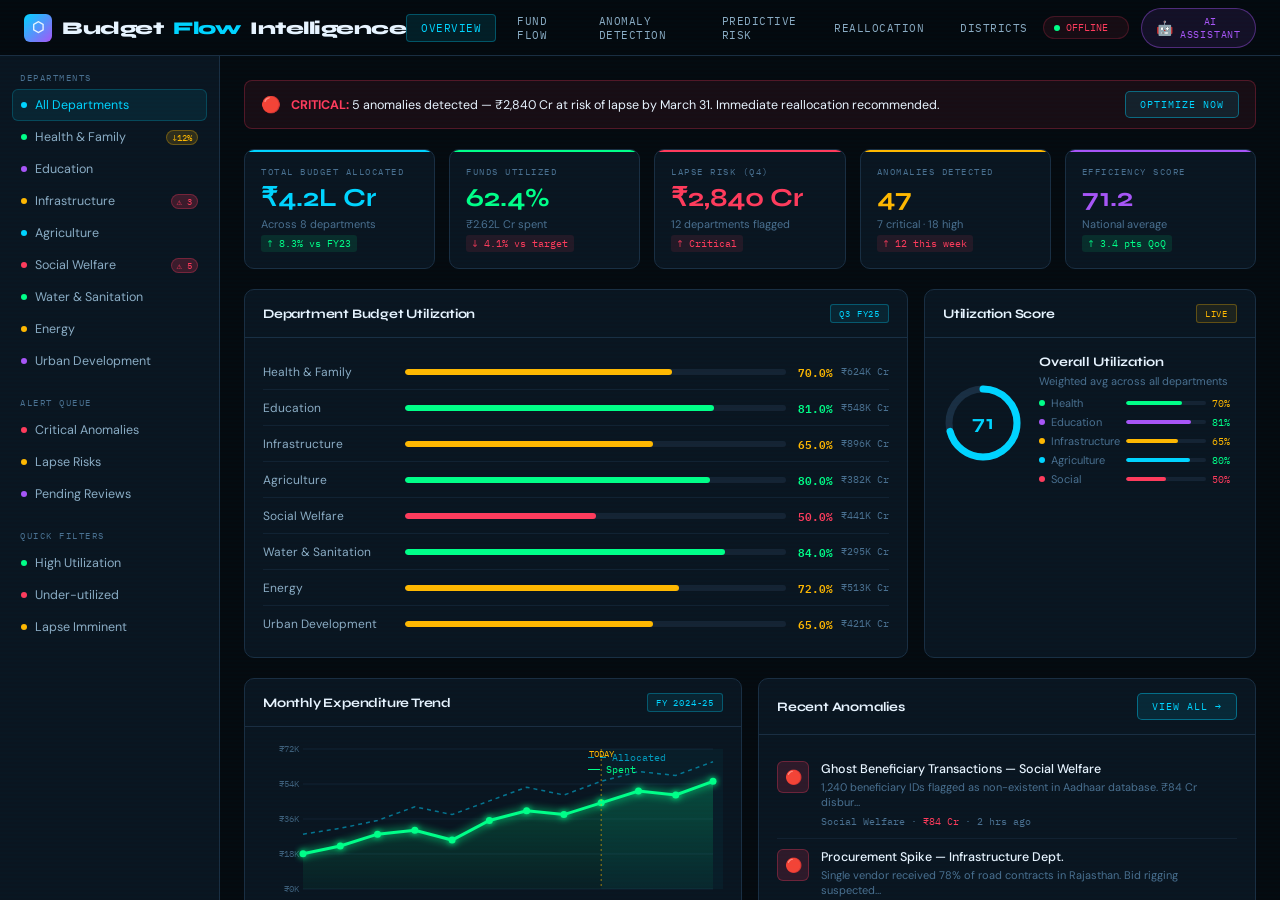
<file: frontend_new_11.html>
<!DOCTYPE html>
<html lang="en">
<head>
<meta charset="UTF-8">
<meta name="viewport" content="width=device-width, initial-scale=1.0">
<title>BudgetFlow Intelligence — National Financial Governance Platform</title>
<link href="https://fonts.googleapis.com/css2?family=IBM+Plex+Mono:wght@300;400;500;600&family=Syne:wght@400;500;600;700;800&family=DM+Sans:wght@300;400;500&display=swap" rel="stylesheet">
<style>
:root {
  --bg:#050a0f;--surface:#0a1520;--surface2:#0f1e2e;--surface3:#152333;
  --border:#1a2e42;--border2:#234060;
  --accent:#00d4ff;--green:#00ff88;--red:#ff3b5c;--amber:#ffb800;--purple:#a855f7;
  --text:#e8f4ff;--text2:#8bacc4;--text3:#4a7090;
  --mono:'IBM Plex Mono',monospace;--display:'Syne',sans-serif;--body:'DM Sans',sans-serif;
}
*{margin:0;padding:0;box-sizing:border-box;}
body{background:var(--bg);color:var(--text);font-family:var(--body);font-size:14px;overflow-x:hidden;min-height:100vh;}
body::before{content:'';position:fixed;inset:0;background:repeating-linear-gradient(0deg,transparent,transparent 2px,rgba(0,212,255,.012) 2px,rgba(0,212,255,.012) 4px);pointer-events:none;z-index:1000;}

/* TOP BAR */
#topbar{position:sticky;top:0;z-index:900;background:rgba(5,10,15,.95);backdrop-filter:blur(16px);border-bottom:1px solid var(--border);display:flex;align-items:center;justify-content:space-between;padding:0 24px;height:56px;}
.logo{font-family:var(--display);font-size:18px;font-weight:800;letter-spacing:-.5px;display:flex;align-items:center;gap:10px;}
.logo-icon{width:28px;height:28px;background:linear-gradient(135deg,var(--accent),var(--purple));border-radius:6px;display:flex;align-items:center;justify-content:center;font-size:14px;}
.logo span{color:var(--accent);}
.nav-tab{font-family:var(--mono);font-size:11px;padding:6px 14px;border-radius:4px;cursor:pointer;border:1px solid transparent;color:var(--text2);transition:all .2s;letter-spacing:.5px;text-transform:uppercase;}
.nav-tab:hover{color:var(--text);background:var(--surface2);}
.nav-tab.active{background:rgba(0,212,255,.1);border-color:rgba(0,212,255,.3);color:var(--accent);}
.topbar-center{display:flex;align-items:center;gap:6px;}
.topbar-right{display:flex;align-items:center;gap:12px;}
.status-pill{display:flex;align-items:center;gap:6px;font-family:var(--mono);font-size:10px;color:var(--green);background:rgba(0,255,136,.08);border:1px solid rgba(0,255,136,.2);border-radius:20px;padding:4px 10px;}
.pulse{width:6px;height:6px;background:var(--green);border-radius:50%;animation:pulse 2s infinite;}
@keyframes pulse{0%,100%{opacity:1;transform:scale(1);}50%{opacity:.4;transform:scale(.8);}}
.fiscal-year{font-family:var(--mono);font-size:11px;color:var(--text2);}

/* LAYOUT */
#app{display:flex;height:calc(100vh - 56px);}
#sidebar{width:220px;min-width:220px;background:var(--surface);border-right:1px solid var(--border);padding:16px 0;overflow-y:auto;}
.sidebar-section{padding:0 12px;margin-bottom:20px;}
.sidebar-label{font-family:var(--mono);font-size:9px;text-transform:uppercase;letter-spacing:1.5px;color:var(--text3);padding:0 8px;margin-bottom:6px;}
.sidebar-item{display:flex;align-items:center;gap:8px;padding:7px 8px;border-radius:6px;cursor:pointer;font-size:12.5px;color:var(--text2);transition:all .15s;border:1px solid transparent;}
.sidebar-item:hover{background:var(--surface2);color:var(--text);}
.sidebar-item.active{background:rgba(0,212,255,.08);border-color:rgba(0,212,255,.2);color:var(--accent);}
.sidebar-dot{width:6px;height:6px;border-radius:50%;flex-shrink:0;}
.sidebar-badge{margin-left:auto;font-family:var(--mono);font-size:9px;padding:1px 5px;border-radius:10px;background:rgba(255,59,92,.2);color:var(--red);border:1px solid rgba(255,59,92,.3);}
.sidebar-badge.amber{background:rgba(255,184,0,.15);color:var(--amber);border-color:rgba(255,184,0,.3);}

/* MAIN */
#main{flex:1;overflow-y:auto;padding:24px;display:flex;flex-direction:column;gap:20px;}

/* KPI */
.kpi-grid{display:grid;grid-template-columns:repeat(5,1fr);gap:14px;}
.kpi-card{background:var(--surface);border:1px solid var(--border);border-radius:10px;padding:16px;position:relative;overflow:hidden;transition:border-color .2s;}
.kpi-card:hover{border-color:var(--border2);}
.kpi-card::before{content:'';position:absolute;top:0;left:0;right:0;height:2px;}
.kpi-card.accent::before{background:var(--accent);}
.kpi-card.green::before{background:var(--green);}
.kpi-card.red::before{background:var(--red);}
.kpi-card.amber::before{background:var(--amber);}
.kpi-card.purple::before{background:var(--purple);}
.kpi-label{font-family:var(--mono);font-size:9px;text-transform:uppercase;letter-spacing:1.5px;color:var(--text3);margin-bottom:8px;}
.kpi-value{font-family:var(--display);font-size:26px;font-weight:700;line-height:1;margin-bottom:6px;}
.kpi-card.accent .kpi-value{color:var(--accent);}
.kpi-card.green .kpi-value{color:var(--green);}
.kpi-card.red .kpi-value{color:var(--red);}
.kpi-card.amber .kpi-value{color:var(--amber);}
.kpi-card.purple .kpi-value{color:var(--purple);}
.kpi-sub{font-size:11px;color:var(--text3);}
.kpi-delta{display:inline-flex;align-items:center;gap:3px;font-family:var(--mono);font-size:10px;padding:2px 6px;border-radius:3px;margin-top:4px;}
.kpi-delta.up{background:rgba(0,255,136,.1);color:var(--green);}
.kpi-delta.down{background:rgba(255,59,92,.1);color:var(--red);}

/* GRID */
.two-col{display:grid;grid-template-columns:1fr 1fr;gap:16px;}
.three-col{display:grid;grid-template-columns:1fr 1fr 1fr;gap:16px;}
.wide-narrow{display:grid;grid-template-columns:2fr 1fr;gap:16px;}

/* PANEL */
.panel{background:var(--surface);border:1px solid var(--border);border-radius:10px;overflow:hidden;}
.panel-header{padding:14px 18px;border-bottom:1px solid var(--border);display:flex;align-items:center;justify-content:space-between;}
.panel-title{font-family:var(--display);font-size:13px;font-weight:700;letter-spacing:-.2px;}
.panel-body{padding:16px 18px;}

/* TAG */
.tag{font-family:var(--mono);font-size:9px;padding:3px 8px;border-radius:3px;border:1px solid;text-transform:uppercase;letter-spacing:.8px;}
.tag-accent{color:var(--accent);border-color:rgba(0,212,255,.3);background:rgba(0,212,255,.08);}
.tag-red{color:var(--red);border-color:rgba(255,59,92,.3);background:rgba(255,59,92,.08);}
.tag-amber{color:var(--amber);border-color:rgba(255,184,0,.3);background:rgba(255,184,0,.08);}
.tag-green{color:var(--green);border-color:rgba(0,255,136,.3);background:rgba(0,255,136,.08);}

/* DEPT BARS */
.dept-row{display:flex;align-items:center;gap:12px;padding:8px 0;border-bottom:1px solid rgba(26,46,66,.5);}
.dept-row:last-child{border-bottom:none;}
.dept-name{width:130px;font-size:12px;color:var(--text2);flex-shrink:0;}
.dept-bar-wrap{flex:1;height:6px;background:var(--surface3);border-radius:3px;overflow:hidden;position:relative;}
.dept-bar-spent{height:100%;border-radius:3px;position:absolute;top:0;left:0;}
.dept-meta{display:flex;gap:10px;font-family:var(--mono);font-size:10px;flex-shrink:0;width:160px;align-items:center;}
.dept-alloc{color:var(--text3);}

/* ANOMALY */
.anomaly-item{display:flex;gap:12px;padding:10px 0;border-bottom:1px solid rgba(26,46,66,.5);align-items:flex-start;}
.anomaly-item:last-child{border-bottom:none;}
.anomaly-severity{width:32px;height:32px;border-radius:6px;display:flex;align-items:center;justify-content:center;font-size:14px;flex-shrink:0;}
.sev-critical{background:rgba(255,59,92,.15);border:1px solid rgba(255,59,92,.3);}
.sev-high{background:rgba(255,184,0,.15);border:1px solid rgba(255,184,0,.3);}
.sev-medium{background:rgba(168,85,247,.15);border:1px solid rgba(168,85,247,.3);}
.anomaly-title{font-size:12.5px;font-weight:500;margin-bottom:3px;}
.anomaly-desc{font-size:11px;color:var(--text3);line-height:1.4;}
.anomaly-meta{font-family:var(--mono);font-size:10px;color:var(--text3);margin-top:4px;}

/* HEATMAP */
.heat-grid{display:grid;grid-template-columns:repeat(8,1fr);gap:4px;margin-top:4px;}
.heat-cell{aspect-ratio:1;border-radius:4px;cursor:pointer;position:relative;transition:transform .15s;display:flex;align-items:center;justify-content:center;}
.heat-cell:hover{transform:scale(1.15);z-index:10;}
.heat-tooltip{display:none;position:absolute;bottom:calc(100% + 6px);left:50%;transform:translateX(-50%);background:var(--surface3);border:1px solid var(--border2);border-radius:6px;padding:6px 10px;white-space:nowrap;font-family:var(--mono);font-size:10px;color:var(--text);z-index:100;pointer-events:none;}
.heat-cell:hover .heat-tooltip{display:block;}

/* TABLES */
.risk-table{width:100%;border-collapse:collapse;}
.risk-table th{font-family:var(--mono);font-size:9px;text-transform:uppercase;letter-spacing:1px;color:var(--text3);padding:8px 10px;border-bottom:1px solid var(--border);text-align:left;font-weight:500;}
.risk-table td{padding:8px 10px;border-bottom:1px solid rgba(26,46,66,.4);font-size:12px;}
.risk-table tr:last-child td{border-bottom:none;}
.risk-table tr:hover td{background:rgba(15,30,46,.8);}
.risk-bar{height:4px;background:var(--surface3);border-radius:2px;overflow:hidden;width:80px;}
.risk-fill{height:100%;border-radius:2px;}

/* OPTIMIZE */
.opt-item{display:flex;align-items:center;gap:10px;padding:10px 0;border-bottom:1px solid rgba(26,46,66,.4);}
.opt-item:last-child{border-bottom:none;}
.opt-arrow{font-family:var(--mono);font-size:14px;color:var(--accent);flex-shrink:0;}
.opt-from{flex:1;font-size:11.5px;color:var(--red);}
.opt-to{flex:1;font-size:11.5px;color:var(--green);}
.opt-amount{font-family:var(--display);font-size:13px;font-weight:700;color:var(--accent);flex-shrink:0;}
.opt-impact{font-family:var(--mono);font-size:10px;color:var(--green);flex-shrink:0;}

/* TIMELINE */
.timeline-item{display:flex;gap:12px;padding:10px 0;position:relative;}
.timeline-item::after{content:'';position:absolute;left:14px;top:32px;bottom:-10px;width:1px;background:var(--border);}
.timeline-item:last-child::after{display:none;}
.tl-dot{width:28px;height:28px;border-radius:50%;flex-shrink:0;display:flex;align-items:center;justify-content:center;font-size:12px;z-index:1;}
.tl-title{font-size:12.5px;font-weight:500;margin-bottom:2px;}
.tl-desc{font-size:11px;color:var(--text3);}
.tl-time{font-family:var(--mono);font-size:9px;color:var(--text3);margin-top:3px;}

/* PROGRESS */
.progress-row{margin-bottom:12px;}
.progress-label{display:flex;justify-content:space-between;font-size:12px;margin-bottom:5px;}
.progress-track{height:6px;background:var(--surface3);border-radius:3px;overflow:hidden;}
.progress-fill{height:100%;border-radius:3px;}

/* COMPARE */
.compare-row{display:flex;align-items:center;gap:10px;margin-bottom:6px;}
.compare-name{width:100px;font-size:11px;color:var(--text2);flex-shrink:0;}
.compare-bars{flex:1;display:flex;flex-direction:column;gap:3px;}
.compare-bar-alloc{height:5px;border-radius:2px;background:rgba(0,212,255,.3);}
.compare-bar-spent{height:5px;border-radius:2px;}

/* MINI CHART */
.mini-chart{display:flex;align-items:flex-end;gap:3px;height:32px;}
.mini-bar{width:8px;border-radius:2px 2px 0 0;min-height:4px;}

/* ALERT */
.alert-banner{display:flex;align-items:center;gap:10px;padding:10px 16px;background:rgba(255,59,92,.08);border:1px solid rgba(255,59,92,.25);border-radius:8px;font-size:12.5px;}

/* BTN */
.btn{font-family:var(--mono);font-size:10px;text-transform:uppercase;letter-spacing:1px;padding:6px 14px;border-radius:5px;cursor:pointer;border:1px solid;transition:all .2s;}
.btn-accent{background:rgba(0,212,255,.1);border-color:rgba(0,212,255,.4);color:var(--accent);}
.btn-accent:hover{background:rgba(0,212,255,.2);}
.btn-green{background:rgba(0,255,136,.1);border-color:rgba(0,255,136,.4);color:var(--green);}

/* SELECT */
select{background:var(--surface2);border:1px solid var(--border);color:var(--text2);font-family:var(--mono);font-size:10px;padding:4px 10px;border-radius:4px;cursor:pointer;outline:none;}
select:focus{border-color:var(--accent);color:var(--text);}

/* PAGES */
.page{display:none;flex-direction:column;gap:20px;}
.page.active{display:flex;}

/* SCORE RING */
.score-ring-wrap{display:flex;align-items:center;gap:16px;}
.score-ring{position:relative;width:80px;height:80px;flex-shrink:0;}
.score-ring svg{transform:rotate(-90deg);}
.score-val{position:absolute;inset:0;display:flex;align-items:center;justify-content:center;font-family:var(--display);font-size:20px;font-weight:700;}

@keyframes fadeIn{from{opacity:0;transform:translateY(12px);}to{opacity:1;transform:translateY(0);}}

/* ── KAFKA STREAM PANEL ── */
#kafka-panel{
  position:fixed;top:56px;right:0;width:380px;max-width:100vw;
  height:calc(100vh - 56px);background:var(--surface);
  border-left:1px solid rgba(0,212,255,.2);
  display:flex;flex-direction:column;z-index:800;
  transform:translateX(100%);transition:transform .3s cubic-bezier(.4,0,.2,1);
}
#kafka-panel.open{transform:translateX(0);}
#kafka-panel-header{
  padding:12px 16px;border-bottom:1px solid var(--border);
  display:flex;align-items:center;gap:10px;flex-shrink:0;
  background:rgba(0,212,255,.04);
}
.kp-title{font-family:var(--display);font-size:13px;font-weight:700;flex:1;}
.kp-stats{display:flex;gap:10px;font-family:var(--mono);font-size:9px;color:var(--text3);}
.kp-stat{display:flex;flex-direction:column;align-items:center;gap:1px;}
.kp-stat-val{font-size:12px;font-weight:700;}
.kp-stat-val.green{color:var(--green);}
.kp-stat-val.red{color:var(--red);}
.kp-stat-val.amber{color:var(--amber);}
.kp-stat-val.accent{color:var(--accent);}
#kafka-close{background:none;border:1px solid var(--border);color:var(--text2);
  border-radius:5px;padding:3px 9px;cursor:pointer;font-size:13px;}
/* topic filter tabs */
#kafka-topics{
  display:flex;gap:4px;padding:8px 12px;border-bottom:1px solid var(--border);
  flex-wrap:wrap;flex-shrink:0;
}
.kt-tab{font-family:var(--mono);font-size:9px;padding:3px 9px;border-radius:20px;
  border:1px solid var(--border);color:var(--text3);cursor:pointer;transition:all .15s;
  text-transform:uppercase;letter-spacing:.6px;}
.kt-tab:hover{color:var(--text);border-color:var(--border2);}
.kt-tab.active{background:rgba(0,212,255,.1);border-color:rgba(0,212,255,.3);color:var(--accent);}
.kt-tab.t-anomaly.active{background:rgba(255,59,92,.1);border-color:rgba(255,59,92,.3);color:var(--red);}
.kt-tab.t-transfer.active{background:rgba(0,255,136,.1);border-color:rgba(0,255,136,.3);color:var(--green);}
.kt-tab.t-kpi.active{background:rgba(168,85,247,.1);border-color:rgba(168,85,247,.3);color:var(--purple);}
/* event list */
#kafka-events{flex:1;overflow-y:auto;padding:6px 10px;display:flex;flex-direction:column;gap:4px;}
.ke-item{
  padding:8px 10px;border-radius:7px;border:1px solid var(--border);
  background:var(--surface2);font-size:11px;
  animation:keFadeIn .3s ease;flex-shrink:0;
}
@keyframes keFadeIn{from{opacity:0;transform:translateX(12px);}to{opacity:1;transform:translateX(0);}}
.ke-item.new{border-color:rgba(0,212,255,.35);background:rgba(0,212,255,.05);}
.ke-item.anomaly-critical{border-color:rgba(255,59,92,.4);background:rgba(255,59,92,.06);}
.ke-item.anomaly-high{border-color:rgba(255,184,0,.4);background:rgba(255,184,0,.05);}
.ke-item.anomaly-medium{border-color:rgba(168,85,247,.3);background:rgba(168,85,247,.04);}
.ke-top{display:flex;align-items:center;gap:6px;margin-bottom:3px;}
.ke-badge{font-family:var(--mono);font-size:8px;padding:2px 6px;border-radius:3px;
  text-transform:uppercase;letter-spacing:.6px;flex-shrink:0;}
.ke-badge.exp{background:rgba(0,212,255,.12);color:var(--accent);border:1px solid rgba(0,212,255,.25);}
.ke-badge.anom{background:rgba(255,59,92,.12);color:var(--red);border:1px solid rgba(255,59,92,.25);}
.ke-badge.xfer{background:rgba(0,255,136,.12);color:var(--green);border:1px solid rgba(0,255,136,.25);}
.ke-badge.kpi{background:rgba(168,85,247,.12);color:var(--purple);border:1px solid rgba(168,85,247,.25);}
.ke-dept{font-size:11px;font-weight:600;flex:1;white-space:nowrap;overflow:hidden;text-overflow:ellipsis;}
.ke-time{font-family:var(--mono);font-size:9px;color:var(--text3);flex-shrink:0;}
.ke-body{font-size:10.5px;color:var(--text2);line-height:1.4;}
.ke-amount{font-family:var(--mono);font-size:11px;color:var(--accent);font-weight:600;}
/* kpi ticker bar at bottom */
#kafka-ticker{
  border-top:1px solid var(--border);padding:8px 12px;flex-shrink:0;
  display:flex;gap:14px;overflow-x:auto;align-items:center;
  background:rgba(0,212,255,.03);
}
.kt-kpi{font-family:var(--mono);font-size:9px;color:var(--text3);white-space:nowrap;}
.kt-kpi span{font-size:11px;font-weight:700;margin-right:2px;}
/* stream status badge on topbar */
#live-sync-pill{transition:all .3s;}
#live-sync-pill.connected{color:var(--green);background:rgba(0,255,136,.08);border-color:rgba(0,255,136,.2);}
#live-sync-pill.error{color:var(--red);background:rgba(255,59,92,.08);border-color:rgba(255,59,92,.2);}
#live-sync-pill.connecting{color:var(--amber);background:rgba(255,184,0,.08);border-color:rgba(255,184,0,.2);}
/* notification flash on anomaly */
@keyframes flashRed{0%{box-shadow:0 0 0 0 rgba(255,59,92,.6);}100%{box-shadow:0 0 0 8px rgba(255,59,92,0);}}
.ke-item.anomaly-critical{animation:keFadeIn .3s ease,flashRed .8s ease 0.3s;}
#chatbot-panel{
  position:fixed;bottom:24px;right:24px;width:400px;max-width:calc(100vw - 32px);
  height:580px;max-height:calc(100vh - 80px);
  background:var(--surface);border:1px solid rgba(168,85,247,.35);border-radius:14px;
  display:flex;flex-direction:column;z-index:9998;
  box-shadow:0 24px 80px rgba(0,0,0,.6);
  animation:chatbotSlideIn .3s cubic-bezier(.34,1.56,.64,1);
}
@keyframes chatbotSlideIn{from{opacity:0;transform:translateY(24px) scale(.97);}to{opacity:1;transform:translateY(0) scale(1);}}
#chatbot-panel.hidden{display:none;}
#chatbot-header{
  padding:14px 18px;border-bottom:1px solid rgba(168,85,247,.2);
  display:flex;align-items:center;gap:10px;flex-shrink:0;
  background:rgba(168,85,247,.05);border-radius:14px 14px 0 0;
}
#chatbot-header .ch-avatar{
  width:32px;height:32px;border-radius:8px;
  background:linear-gradient(135deg,#a855f7,#7c3aed);
  display:flex;align-items:center;justify-content:center;font-size:16px;flex-shrink:0;
}
#chatbot-header .ch-title{font-family:var(--display);font-size:13px;font-weight:700;flex:1;}
#chatbot-header .ch-sub{font-family:var(--mono);font-size:9px;color:var(--text3);text-transform:uppercase;letter-spacing:.8px;margin-top:1px;}
#chatbot-close{background:none;border:1px solid var(--border);color:var(--text2);border-radius:5px;padding:3px 9px;cursor:pointer;font-size:13px;transition:all .15s;}
#chatbot-close:hover{border-color:var(--border2);color:var(--text);}
#chatbot-messages{
  flex:1;overflow-y:auto;padding:14px;display:flex;flex-direction:column;gap:10px;
}
.cb-msg{display:flex;gap:8px;max-width:100%;animation:fadeIn .2s ease;}
.cb-msg.user{flex-direction:row-reverse;}
.cb-msg .cb-bubble{
  padding:9px 13px;border-radius:10px;font-size:12.5px;line-height:1.55;max-width:85%;
}
.cb-msg.bot .cb-bubble{
  background:var(--surface2);border:1px solid var(--border);color:var(--text);
  border-radius:3px 10px 10px 10px;
}
.cb-msg.user .cb-bubble{
  background:rgba(168,85,247,.15);border:1px solid rgba(168,85,247,.3);color:var(--text);
  border-radius:10px 3px 10px 10px;
}
.cb-msg .cb-avatar{
  width:26px;height:26px;border-radius:50%;flex-shrink:0;
  display:flex;align-items:center;justify-content:center;font-size:12px;margin-top:2px;
}
.cb-msg.bot .cb-avatar{background:rgba(168,85,247,.15);border:1px solid rgba(168,85,247,.3);}
.cb-msg.user .cb-avatar{background:rgba(0,212,255,.1);border:1px solid rgba(0,212,255,.2);}
.cb-typing{display:flex;align-items:center;gap:4px;padding:9px 13px;background:var(--surface2);border:1px solid var(--border);border-radius:3px 10px 10px 10px;width:56px;}
.cb-typing span{width:6px;height:6px;border-radius:50%;background:var(--text3);animation:cbBounce 1.2s infinite;}
.cb-typing span:nth-child(2){animation-delay:.2s;}
.cb-typing span:nth-child(3){animation-delay:.4s;}
@keyframes cbBounce{0%,60%,100%{transform:translateY(0);}30%{transform:translateY(-5px);}}
#chatbot-suggestions{
  padding:0 14px 10px;display:flex;gap:6px;flex-wrap:wrap;flex-shrink:0;
}
.cb-suggestion{
  font-family:var(--mono);font-size:9px;padding:4px 10px;border-radius:20px;
  border:1px solid rgba(168,85,247,.3);background:rgba(168,85,247,.06);color:#a855f7;
  cursor:pointer;transition:all .15s;white-space:nowrap;letter-spacing:.5px;
}
.cb-suggestion:hover{background:rgba(168,85,247,.15);border-color:rgba(168,85,247,.5);}
#chatbot-input-row{
  padding:12px 14px;border-top:1px solid rgba(168,85,247,.15);
  display:flex;gap:8px;align-items:flex-end;flex-shrink:0;
}
#chatbot-input{
  flex:1;background:var(--surface2);border:1px solid var(--border);color:var(--text);
  font-family:var(--body);font-size:12.5px;padding:8px 12px;border-radius:8px;
  outline:none;resize:none;height:36px;max-height:100px;line-height:1.4;
  transition:border-color .2s;overflow-y:hidden;
}
#chatbot-input:focus{border-color:rgba(168,85,247,.5);}
#chatbot-send{
  width:34px;height:34px;border-radius:8px;border:none;
  background:linear-gradient(135deg,#a855f7,#7c3aed);color:#fff;
  cursor:pointer;display:flex;align-items:center;justify-content:center;
  font-size:15px;transition:opacity .2s;flex-shrink:0;
}
#chatbot-send:hover{opacity:.85;}
#chatbot-send:disabled{opacity:.4;cursor:not-allowed;}
/* landing overlay */
#chatbot-landing{
  position:absolute;inset:0;border-radius:14px;
  background:var(--surface);z-index:10;
  display:flex;flex-direction:column;align-items:center;justify-content:center;
  padding:28px;text-align:center;
}
.cl-logo{width:60px;height:60px;border-radius:16px;background:linear-gradient(135deg,#a855f7,#00d4ff);display:flex;align-items:center;justify-content:center;font-size:30px;margin-bottom:18px;}
.cl-title{font-family:var(--display);font-size:20px;font-weight:800;margin-bottom:6px;}
.cl-sub{font-size:12px;color:var(--text3);line-height:1.6;max-width:280px;margin-bottom:22px;}
.cl-features{display:flex;flex-direction:column;gap:8px;width:100%;margin-bottom:24px;}
.cl-feat{display:flex;align-items:center;gap:10px;padding:9px 14px;background:var(--surface2);border:1px solid var(--border);border-radius:8px;text-align:left;}
.cl-feat-icon{font-size:18px;flex-shrink:0;}
.cl-feat-text{font-size:12px;color:var(--text2);}
.cl-feat-text strong{color:var(--text);display:block;font-size:12.5px;margin-bottom:1px;}
.cl-start-btn{
  width:100%;padding:12px;border-radius:10px;border:none;cursor:pointer;
  background:linear-gradient(135deg,#a855f7,#7c3aed);color:#fff;
  font-family:var(--display);font-size:14px;font-weight:700;
  transition:opacity .2s;
}
.cl-start-btn:hover{opacity:.9;}
.panel,.kpi-card{animation:fadeIn .4s ease forwards;}
::-webkit-scrollbar{width:4px;height:4px;}
::-webkit-scrollbar-track{background:transparent;}
::-webkit-scrollbar-thumb{background:var(--border2);border-radius:2px;}
</style>
</head>
<body>

<div id="topbar">
  <div class="logo">
    <div class="logo-icon">⬡</div>
    Budget<span>Flow</span> Intelligence
  </div>
  <div class="topbar-center">
    <div class="nav-tab active" onclick="switchPage('overview',this)">Overview</div>
    <div class="nav-tab" onclick="switchPage('flow',this)">Fund Flow</div>
    <div class="nav-tab" onclick="switchPage('anomaly',this)">Anomaly Detection</div>
    <div class="nav-tab" onclick="switchPage('forecast',this)">Predictive Risk</div>
    <div class="nav-tab" onclick="switchPage('optimize',this)">Reallocation</div>
    <div class="nav-tab" onclick="switchPage('districts',this)">Districts</div>
  </div>
  <div class="topbar-right">
    <div class="status-pill" id="live-sync-pill" onclick="toggleStreamPanel()" style="cursor:pointer;" title="Click to view live Kafka stream">
      <div class="pulse" id="sync-pulse"></div>
      <span id="sync-label">CONNECTING</span>
      <span id="sync-count" style="margin-left:4px;opacity:.7;"></span>
    </div>
    <button id="chatbot-trigger" onclick="toggleChatbot()" title="AI Assistant" style="display:flex;align-items:center;gap:6px;font-family:var(--mono);font-size:10px;text-transform:uppercase;letter-spacing:.8px;padding:6px 14px;border-radius:20px;cursor:pointer;border:1px solid rgba(168,85,247,.4);background:rgba(168,85,247,.1);color:#a855f7;transition:all .2s;">
      <span style="font-size:14px;">🤖</span> AI Assistant
    </button>
  </div>
</div>

<div id="app">
<div id="sidebar">
  <div class="sidebar-section">
    <div class="sidebar-label">Departments</div>
    <div class="sidebar-item active" onclick="selSidebar(this,'dept','all')">
      <div class="sidebar-dot" style="background:#00d4ff"></div>All Departments
    </div>
    <div class="sidebar-item" onclick="selSidebar(this,'dept','health')">
      <div class="sidebar-dot" style="background:#00ff88"></div>Health &amp; Family
      <span class="sidebar-badge amber">↓12%</span>
    </div>
    <div class="sidebar-item" onclick="selSidebar(this,'dept','edu')">
      <div class="sidebar-dot" style="background:#a855f7"></div>Education
    </div>
    <div class="sidebar-item" onclick="selSidebar(this,'dept','infra')">
      <div class="sidebar-dot" style="background:#ffb800"></div>Infrastructure
      <span class="sidebar-badge">⚠ 3</span>
    </div>
    <div class="sidebar-item" onclick="selSidebar(this,'dept','agri')">
      <div class="sidebar-dot" style="background:#00d4ff"></div>Agriculture
    </div>
    <div class="sidebar-item" onclick="selSidebar(this,'dept','social')">
      <div class="sidebar-dot" style="background:#ff3b5c"></div>Social Welfare
      <span class="sidebar-badge">⚠ 5</span>
    </div>
    <div class="sidebar-item" onclick="selSidebar(this,'dept','water')">
      <div class="sidebar-dot" style="background:#00ff88"></div>Water &amp; Sanitation
    </div>
    <div class="sidebar-item" onclick="selSidebar(this,'dept','energy')">
      <div class="sidebar-dot" style="background:#ffb800"></div>Energy
    </div>
    <div class="sidebar-item" onclick="selSidebar(this,'dept','urban')">
      <div class="sidebar-dot" style="background:#a855f7"></div>Urban Development
    </div>
  </div>
  <div class="sidebar-section">
    <div class="sidebar-label">Alert Queue</div>
    <div class="sidebar-item" onclick="selSidebar(this,'alert','critical')">
      <div class="sidebar-dot" style="background:#ff3b5c"></div>Critical Anomalies
    </div>
    <div class="sidebar-item" onclick="selSidebar(this,'alert','lapse')">
      <div class="sidebar-dot" style="background:#ffb800"></div>Lapse Risks
    </div>
    <div class="sidebar-item" onclick="selSidebar(this,'alert','pending')">
      <div class="sidebar-dot" style="background:#a855f7"></div>Pending Reviews
    </div>
  </div>
  <div class="sidebar-section">
    <div class="sidebar-label">Quick Filters</div>
    <div class="sidebar-item" onclick="selSidebar(this,'filter','high')">
      <div class="sidebar-dot" style="background:#00ff88"></div>High Utilization
    </div>
    <div class="sidebar-item" onclick="selSidebar(this,'filter','under')">
      <div class="sidebar-dot" style="background:#ff3b5c"></div>Under-utilized
    </div>
    <div class="sidebar-item" onclick="selSidebar(this,'filter','lapse')">
      <div class="sidebar-dot" style="background:#ffb800"></div>Lapse Imminent
    </div>
  </div>
</div>

<div id="main">

<!-- OVERVIEW -->
<div class="page active" id="page-overview">
  <div class="alert-banner">
    <span style="font-size:16px">🔴</span>
    <span id="overview-alert-text"><strong style="color:var(--red)">CRITICAL:</strong> <span id="banner-anom-count">5</span> anomalies detected — ₹2,840 Cr at risk of lapse by March 31. Immediate reallocation recommended.</span>
    <button class="btn btn-accent" style="margin-left:auto;" onclick="switchPage('optimize',document.querySelectorAll('.nav-tab')[4])">Optimize Now</button>
  </div>
  <div class="kpi-grid">
    <div class="kpi-card accent"><div class="kpi-label">Total Budget Allocated</div><div class="kpi-value">₹4.2L Cr</div><div class="kpi-sub">Across 8 departments</div><div class="kpi-delta up">↑ 8.3% vs FY23</div></div>
    <div class="kpi-card green"><div class="kpi-label">Funds Utilized</div><div class="kpi-value">62.4%</div><div class="kpi-sub">₹2.62L Cr spent</div><div class="kpi-delta down">↓ 4.1% vs target</div></div>
    <div class="kpi-card red"><div class="kpi-label">Lapse Risk (Q4)</div><div class="kpi-value">₹2,840 Cr</div><div class="kpi-sub">12 departments flagged</div><div class="kpi-delta down">↑ Critical</div></div>
    <div class="kpi-card amber"><div class="kpi-label">Anomalies Detected</div><div class="kpi-value">47</div><div class="kpi-sub">7 critical · 18 high</div><div class="kpi-delta down">↑ 12 this week</div></div>
    <div class="kpi-card purple"><div class="kpi-label">Efficiency Score</div><div class="kpi-value">71.2</div><div class="kpi-sub">National average</div><div class="kpi-delta up">↑ 3.4 pts QoQ</div></div>
  </div>
  <div class="wide-narrow">
    <div class="panel">
      <div class="panel-header">
        <div class="panel-title">Department Budget Utilization</div>
        <div class="tag tag-accent">Q3 FY25</div>
      </div>
      <div class="panel-body" id="dept-bars"></div>
    </div>
    <div class="panel">
      <div class="panel-header"><div class="panel-title">Utilization Score</div><div class="tag tag-amber">Live</div></div>
      <div class="panel-body" id="score-rings"></div>
    </div>
  </div>
  <div class="two-col">
    <div class="panel">
      <div class="panel-header">
        <div class="panel-title">Monthly Expenditure Trend</div>
        <div class="tag tag-accent">FY 2024-25</div>
      </div>
      <div class="panel-body" style="padding:12px 18px;"><canvas id="trend-chart" style="width:100%;display:block;" height="180"></canvas></div>
    </div>
    <div class="panel">
      <div class="panel-header">
        <div class="panel-title">Recent Anomalies</div>
        <button class="btn btn-accent" onclick="switchPage('anomaly',document.querySelectorAll('.nav-tab')[2])">View All →</button>
      </div>
      <div class="panel-body" id="recent-anomalies"></div>
    </div>
  </div>
</div>

<!-- FUND FLOW -->
<div class="page" id="page-flow">
  <div class="panel">
    <div class="panel-header"><div class="panel-title">National Budget Flow — Allocation to Ground Level</div><div class="tag tag-accent">Sankey View</div></div>
    <div class="panel-body" style="padding:20px;"><canvas id="flow-canvas" style="width:100%;display:block;" height="480"></canvas></div>
  </div>
  <div class="two-col">
    <div class="panel">
      <div class="panel-header"><div class="panel-title">Fund Disbursement Pipeline</div><div class="tag tag-green">Active</div></div>
      <div class="panel-body" id="pipeline-panel"></div>
    </div>
    <div class="panel">
      <div class="panel-header"><div class="panel-title">Inter-department Transfer Log</div><div class="tag tag-amber">Last 30 days</div></div>
      <div class="panel-body" id="transfer-log"></div>
    </div>
  </div>
</div>

<!-- ANOMALY -->
<div class="page" id="page-anomaly">
  <div class="three-col">
    <div class="kpi-card red" style="cursor:pointer;" onclick="window._cachedAnomalies&&renderAnomalyLog(window._cachedAnomalies.filter(a=>a.sev==='critical'))"><div class="kpi-label">Critical Anomalies</div><div class="kpi-value" id="anom-kpi-critical">7</div><div class="kpi-sub">Immediate action required</div><div style="font-family:var(--mono);font-size:9px;color:var(--red);margin-top:4px;opacity:.7;">CLICK TO FILTER ↓</div></div>
    <div class="kpi-card amber" style="cursor:pointer;" onclick="window._cachedAnomalies&&renderAnomalyLog(window._cachedAnomalies.filter(a=>a.sev==='high'))"><div class="kpi-label">High Severity</div><div class="kpi-value" id="anom-kpi-high">18</div><div class="kpi-sub">Review within 48 hrs</div><div style="font-family:var(--mono);font-size:9px;color:var(--amber);margin-top:4px;opacity:.7;">CLICK TO FILTER ↓</div></div>
    <div class="kpi-card purple" style="cursor:pointer;" onclick="window._cachedAnomalies&&renderAnomalyLog(window._cachedAnomalies.filter(a=>a.sev==='medium'||a.sev==='low'))"><div class="kpi-label">Medium / Low</div><div class="kpi-value" id="anom-kpi-medium">22</div><div class="kpi-sub">Monitor &amp; document</div><div style="font-family:var(--mono);font-size:9px;color:var(--purple);margin-top:4px;opacity:.7;">CLICK TO FILTER ↓</div></div>
  </div>
  <div class="two-col">
    <div class="panel">
      <div class="panel-header">
        <div class="panel-title">Anomaly Detection Log</div>
        <div class="tag tag-red">Live Feed</div>
      </div>
      <div class="panel-body" id="anomaly-log"></div>
    </div>
    <div class="panel">
      <div class="panel-header"><div class="panel-title">Detection Heatmap — District Level</div><div class="tag tag-red">Intensity Map</div></div>
      <div class="panel-body">
        <div style="font-family:var(--mono);font-size:9px;color:var(--text3);margin-bottom:10px;display:flex;gap:12px;align-items:center;">
          <span>Low</span><div style="flex:1;height:4px;background:linear-gradient(90deg,#0a3020,#00ff88,#ffb800,#ff3b5c);border-radius:2px;"></div><span>Critical</span>
        </div>
        <div class="heat-grid" id="heatmap"></div>
      </div>
    </div>
  </div>
  <div class="panel">
    <div class="panel-header"><div class="panel-title">Leakage Pattern Analysis — Timeline</div><div class="tag tag-accent">ML Detection</div></div>
    <div class="panel-body" id="leakage-timeline"></div>
  </div>
</div>

<!-- FORECAST -->
<div class="page" id="page-forecast">
  <div class="alert-banner" style="background:rgba(255,184,0,.06);border-color:rgba(255,184,0,.3);">
    <span style="font-size:16px">⚡</span>
    <span><strong style="color:var(--amber)">FORECAST:</strong> Model predicts ₹1,240 Cr fund lapse if current spending velocity continues. 42 days remaining in Q4.</span>
  </div>
  <div class="two-col">
    <div class="panel">
      <div class="panel-header"><div class="panel-title">Fund Lapse Probability Forecast</div><div class="tag tag-amber">ARIMA + ML</div></div>
      <div class="panel-body" style="padding:12px 18px;"><canvas id="forecast-canvas" style="width:100%;display:block;" height="280"></canvas></div>
    </div>
    <div class="panel">
      <div class="panel-header"><div class="panel-title">Department Risk Matrix</div><div class="tag tag-red">End-of-FY Risk</div></div>
      <div class="panel-body"><table class="risk-table" id="risk-table"></table></div>
    </div>
  </div>
  <div class="two-col">
    <div class="panel">
      <div class="panel-header"><div class="panel-title">Spending Velocity Analysis</div><div class="tag tag-accent">Projection</div></div>
      <div class="panel-body" id="velocity-panel"></div>
    </div>
    <div class="panel">
      <div class="panel-header"><div class="panel-title">Historical Lapse Patterns</div><div class="tag tag-accent">5-Year Trend</div></div>
      <div class="panel-body" style="padding:12px 18px;"><canvas id="lapse-history-canvas" style="width:100%;display:block;" height="220"></canvas></div>
    </div>
  </div>
</div>

<!-- OPTIMIZE -->
<div class="page" id="page-optimize">
  <div class="two-col">
    <div class="panel">
      <div class="panel-header">
        <div class="panel-title">AI Reallocation Recommendations</div>
        <div style="display:flex;gap:8px;">
          <button class="btn btn-accent" style="font-size:10px;padding:5px 14px;" onclick="applyAllReallocations()">✓ Apply All</button>
        </div>
      </div>
      <div class="panel-body" id="opt-recs"></div>
    </div>
    <div class="panel">
      <div class="panel-header"><div class="panel-title">Impact Simulation</div><div class="tag tag-accent">Before vs After</div></div>
      <div class="panel-body" id="impact-panel"></div>
    </div>
  </div>
  <div class="panel">
    <div class="panel-header"><div class="panel-title">Optimization Constraints &amp; Parameters</div><button class="btn btn-accent" style="font-size:10px;padding:5px 14px;" onclick="openRuleEngine()">⚙ Rule Engine</button></div>
    <div class="panel-body" id="constraints-panel"></div>
  </div>

  <!-- PARETO OPTIMIZER -->
  <div class="panel" id="pareto-panel-wrap">
    <div class="panel-header">
      <div class="panel-title">Multi-Objective Pareto Optimizer</div>
      <div style="display:flex;gap:8px;align-items:center;">
        <div class="tag tag-purple" style="color:var(--purple);border-color:rgba(168,85,247,.4);background:rgba(168,85,247,.08);">FRONTIER</div>
        <button class="btn" style="font-size:9px;padding:3px 10px;background:rgba(168,85,247,.1);border-color:rgba(168,85,247,.4);color:var(--purple);" onclick="runParetoOptimizer()">⟳ Recompute</button>
      </div>
    </div>
    <div class="panel-body" style="padding:16px 18px;">
      <div style="display:grid;grid-template-columns:1fr 1.4fr;gap:18px;">
        <div>
          <div style="font-family:var(--mono);font-size:9px;text-transform:uppercase;letter-spacing:1.2px;color:var(--text3);margin-bottom:10px;">Adjust Objective Weights</div>
          <div class="pareto-slider-row" style="margin-bottom:14px;">
            <div style="display:flex;justify-content:space-between;font-size:11px;margin-bottom:5px;"><span style="color:var(--accent)">Maximise Utilization</span><span id="pw-util-val" style="font-family:var(--mono);color:var(--accent);">50%</span></div>
            <input type="range" id="pw-util" min="0" max="100" value="50" oninput="syncParetoWeights('util')" style="width:100%;accent-color:var(--accent);">
          </div>
          <div class="pareto-slider-row" style="margin-bottom:14px;">
            <div style="display:flex;justify-content:space-between;font-size:11px;margin-bottom:5px;"><span style="color:var(--amber)">Min Scheme Disruption</span><span id="pw-disrupt-val" style="font-family:var(--mono);color:var(--amber);">30%</span></div>
            <input type="range" id="pw-disrupt" min="0" max="100" value="30" oninput="syncParetoWeights('disrupt')" style="width:100%;accent-color:var(--amber);">
          </div>
          <div class="pareto-slider-row" style="margin-bottom:14px;">
            <div style="display:flex;justify-content:space-between;font-size:11px;margin-bottom:5px;"><span style="color:var(--green)">Min Approval Time</span><span id="pw-time-val" style="font-family:var(--mono);color:var(--green);">20%</span></div>
            <input type="range" id="pw-time" min="0" max="100" value="20" oninput="syncParetoWeights('time')" style="width:100%;accent-color:var(--green);">
          </div>
          <div style="padding:10px;background:var(--surface2);border:1px solid var(--border);border-radius:8px;margin-top:6px;">
            <div style="font-family:var(--mono);font-size:9px;color:var(--text3);margin-bottom:6px;">RECOMMENDED SOLUTION</div>
            <div id="pareto-rec-label" style="font-family:var(--display);font-size:15px;font-weight:700;color:var(--purple);margin-bottom:4px;">Balanced</div>
            <div id="pareto-rec-detail" style="font-size:11px;color:var(--text3);line-height:1.5;"></div>
          </div>
        </div>
        <div>
          <div style="font-family:var(--mono);font-size:9px;text-transform:uppercase;letter-spacing:1.2px;color:var(--text3);margin-bottom:8px;">Pareto Frontier — Pick Your Balance Point</div>
          <canvas id="pareto-canvas" style="width:100%;display:block;border-radius:8px;background:var(--surface2);border:1px solid var(--border);" height="220"></canvas>
          <div id="pareto-solutions" style="display:grid;grid-template-columns:1fr 1fr 1fr;gap:8px;margin-top:10px;"></div>
        </div>
      </div>
    </div>
  </div>

  <!-- COUNTERFACTUAL BENCHMARKING -->
  <div class="panel" id="counterfactual-panel-wrap">
    <div class="panel-header">
      <div class="panel-title">Counterfactual Benchmarking</div>
      <div style="display:flex;gap:8px;align-items:center;">
        <select id="cf-dept-select" style="font-size:10px;" onchange="renderCounterfactual()">
          <option value="all">All Departments</option>
          <option value="infra">Infrastructure</option>
          <option value="health">Health & Family</option>
          <option value="edu">Education</option>
          <option value="social">Social Welfare</option>
          <option value="agri">Agriculture</option>
        </select>
        <select id="cf-year-select" style="font-size:10px;" onchange="renderCounterfactual()">
          <option value="5yr">Last 5 Years</option>
          <option value="3yr">Last 3 Years</option>
          <option value="fy24">FY 2023-24</option>
          <option value="fy23">FY 2022-23</option>
        </select>
        <div class="tag tag-accent">CAG Public Data</div>
      </div>
    </div>
    <div class="panel-body" style="padding:16px 18px;">
      <div style="display:grid;grid-template-columns:1.5fr 1fr;gap:18px;">
        <div>
          <canvas id="cf-canvas" style="width:100%;display:block;" height="240"></canvas>
        </div>
        <div>
          <div style="font-family:var(--mono);font-size:9px;text-transform:uppercase;letter-spacing:1.2px;color:var(--text3);margin-bottom:10px;">Peer State Comparison</div>
          <div id="cf-peer-list"></div>
          <div style="margin-top:14px;padding:10px;background:rgba(0,212,255,.04);border:1px solid rgba(0,212,255,.15);border-radius:8px;">
            <div style="font-family:var(--mono);font-size:9px;color:var(--text3);margin-bottom:5px;">INSIGHT</div>
            <div id="cf-insight" style="font-size:11.5px;color:var(--text2);line-height:1.5;"></div>
          </div>
        </div>
      </div>
    </div>
  </div>
</div>

<!-- DISTRICTS -->
<div class="page" id="page-districts">
  <div class="panel">
    <div class="panel-header" style="flex-wrap:wrap;gap:8px;">
      <div class="panel-title">District-wise Budget Performance</div>
      <div style="display:flex;gap:8px;align-items:center;flex-wrap:wrap;margin-left:auto;">
        <div style="position:relative;">
          <input id="dist-search" type="text" placeholder="Search district or state…" oninput="filterDistrictTable()"
            style="background:var(--surface2);border:1px solid var(--border);color:var(--text);font-family:var(--mono);font-size:10px;padding:5px 10px 5px 26px;border-radius:4px;outline:none;width:180px;transition:border-color .2s;"
            onfocus="this.style.borderColor='var(--accent)'" onblur="this.style.borderColor='var(--border)'"/>
          <span style="position:absolute;left:8px;top:50%;transform:translateY(-50%);font-size:11px;opacity:.4;pointer-events:none;">⌕</span>
        </div>
        <select id="dist-state-filter" onchange="filterDistrictTable()" style="font-size:10px;">
          <option value="">All States</option>
          <option>Maharashtra</option><option>UP</option><option>Tamil Nadu</option>
          <option>Karnataka</option><option>Bihar</option><option>Rajasthan</option>
          <option>MP</option><option>Gujarat</option><option>Telangana</option><option>WB</option>
        </select>
        <select id="dist-risk-filter" onchange="filterDistrictTable()" style="font-size:10px;">
          <option value="">All Risk Levels</option>
          <option>Critical</option><option>High</option><option>Medium</option><option>Low</option>
        </select>
        <button class="btn btn-accent" style="font-size:9px;padding:4px 10px;" onclick="exportDistrictReport()">⬇ Export</button>
      </div>
    </div>
    <div class="panel-body">
      <table class="risk-table" id="district-table"></table>
      <div id="dist-no-results" style="display:none;text-align:center;padding:20px;color:var(--text3);font-family:var(--mono);font-size:11px;">No districts match your search criteria.</div>
    </div>
  </div>
  <div class="two-col">
    <div class="panel">
      <div class="panel-header"><div class="panel-title">State Comparison — Utilization</div><div class="tag tag-accent">Benchmarking</div></div>
      <div class="panel-body" id="state-compare"></div>
    </div>
    <div class="panel">
      <div class="panel-header"><div class="panel-title">Scheme-wise Performance</div><div class="tag tag-green">Multi-scheme</div></div>
      <div class="panel-body" style="padding:12px 18px;"><canvas id="scheme-canvas" style="width:100%;display:block;" height="280"></canvas></div>
    </div>
  </div>
</div>

</div><!-- /main -->
</div><!-- /app -->

<script>

// ── API CONFIG ──
const API = "http://localhost:8000/api";

async function apiFetch(path) {
  try {
    const res = await fetch(API + path);
    const json = await res.json();
    return json.status === "success" ? json.data : null;
  } catch (e) {
    console.warn("API offline — using static data:", e.message);
    return null;
  }
}

// ── STATIC FALLBACK DATA (unchanged) ──
const DEPTS = [
  {id:'health', name:'Health & Family',      alloc:62400, spent:43680, color:'#00ff88', eff:70},
  {id:'edu',    name:'Education',             alloc:54800, spent:44388, color:'#a855f7', eff:81},
  {id:'infra',  name:'Infrastructure',        alloc:89600, spent:58240, color:'#ffb800', eff:65},
  {id:'agri',   name:'Agriculture',           alloc:38200, spent:30560, color:'#00d4ff', eff:80},
  {id:'social', name:'Social Welfare',        alloc:44100, spent:22050, color:'#ff3b5c', eff:50},
  {id:'water',  name:'Water & Sanitation',    alloc:29500, spent:24885, color:'#00d4ff', eff:84},
  {id:'energy', name:'Energy',                alloc:51300, spent:36939, color:'#ffb800', eff:72},
  {id:'urban',  name:'Urban Development',     alloc:42100, spent:27365, color:'#a855f7', eff:65},
];
const ANOMALIES = [
  {sev:'critical',icon:'🔴',title:'Ghost Beneficiary Transactions — Social Welfare',desc:'1,240 beneficiary IDs flagged as non-existent in Aadhaar database. ₹84 Cr disbursed.',dept:'Social Welfare',amount:'₹84 Cr',time:'2 hrs ago'},
  {sev:'critical',icon:'🔴',title:'Procurement Spike — Infrastructure Dept.',desc:'Single vendor received 78% of road contracts in Rajasthan. Bid rigging suspected.',dept:'Infrastructure',amount:'₹340 Cr',time:'6 hrs ago'},
  {sev:'high',   icon:'🟡',title:'Unusual Year-End Rush — Health Dept.',desc:'63% of Q4 budget committed in last 11 days. Historical avg: 28%.',dept:'Health',amount:'₹210 Cr',time:'1 day ago'},
  {sev:'high',   icon:'🟡',title:'Duplicate Payment Pattern — Education',desc:'48 school construction payments show identical amounts to same vendor.',dept:'Education',amount:'₹12.4 Cr',time:'2 days ago'},
  {sev:'medium', icon:'🟣',title:'Stalled Funds — Agriculture Cold Storage',desc:'₹90 Cr sanctioned in April, 0% utilized. Scheme execution at risk.',dept:'Agriculture',amount:'₹90 Cr',time:'3 days ago'},
];
const DISTRICTS = [
  {name:'Mumbai',    state:'Maharashtra', alloc:4200, spent:3612, util:86, risk:'Low',      anomalies:1},
  {name:'Lucknow',   state:'UP',          alloc:3100, spent:1550, util:50, risk:'High',     anomalies:8},
  {name:'Chennai',   state:'Tamil Nadu',  alloc:2800, spent:2436, util:87, risk:'Low',      anomalies:0},
  {name:'Patna',     state:'Bihar',       alloc:2400, spent:864,  util:36, risk:'Critical', anomalies:12},
  {name:'Bengaluru', state:'Karnataka',   alloc:3600, spent:3060, util:85, risk:'Low',      anomalies:2},
  {name:'Jaipur',    state:'Rajasthan',   alloc:2100, spent:1260, util:60, risk:'Medium',   anomalies:5},
  {name:'Bhopal',    state:'MP',          alloc:2200, spent:990,  util:45, risk:'High',     anomalies:9},
  {name:'Hyderabad', state:'Telangana',   alloc:3100, spent:2666, util:86, risk:'Low',      anomalies:1},
  {name:'Kolkata',   state:'WB',          alloc:2700, spent:2106, util:78, risk:'Low',      anomalies:3},
  {name:'Ahmedabad', state:'Gujarat',     alloc:2400, spent:2040, util:85, risk:'Low',      anomalies:1},
];
const MONTHS = ['Apr','May','Jun','Jul','Aug','Sep','Oct','Nov','Dec','Jan','Feb','Mar'];

// ── SIDEBAR STATE ──
window._sidebarState = { type: 'dept', value: 'all' };

function selSidebar(el, type, value) {
  // 1. Update active highlight
  document.querySelectorAll('.sidebar-item').forEach(i => i.classList.remove('active'));
  el.classList.add('active');

  // 2. Save state
  window._sidebarState = { type, value };

  // 3. Which page is visible right now?
  const activePage = document.querySelector('.page.active');
  const pageId = activePage ? activePage.id.replace('page-', '') : 'overview';

  // 4. Route to correct handler
  if      (type === 'dept')   applyDeptFilter(value, pageId);
  else if (type === 'alert')  applyAlertFilter(value, pageId);
  else if (type === 'filter') applyQuickFilter(value, pageId);
}

// ═══════════════════════════════════════════════════
// DEPARTMENT FILTER
// ═══════════════════════════════════════════════════
function applyDeptFilter(deptId, pageId) {
  const isAll = (deptId === 'all');

  // ── OVERVIEW ──
  if (pageId === 'overview') {
    if (isAll) {
      // Reset everything by full re-render
      renderOverview();
      return;
    }

    const d = DEPTS.find(d => d.id === deptId);
    if (!d) return;

    // Dim all dept bars except the selected one
    document.querySelectorAll('.dept-row').forEach(row => {
      const nameEl = row.querySelector('.dept-name');
      if (!nameEl) return;
      const matches = nameEl.textContent.toLowerCase().includes(d.name.split(' ')[0].toLowerCase());
      row.style.opacity   = matches ? '1' : '0.15';
      row.style.transform = matches ? 'scale(1.01)' : 'none';
      row.style.transition = 'all 0.2s';
    });

    // Update score ring to single dept
    const r = 34, circ = 2 * Math.PI * r;
    const col = d.eff < 55 ? '#ff3b5c' : d.eff < 75 ? '#ffb800' : '#00ff88';
    document.getElementById('score-rings').innerHTML = `
      <div class="score-ring-wrap">
        <div class="score-ring">
          <svg width="80" height="80" viewBox="0 0 80 80">
            <circle cx="40" cy="40" r="${r}" fill="none" stroke="#1a2e42" stroke-width="7"/>
            <circle cx="40" cy="40" r="${r}" fill="none" stroke="${d.color}" stroke-width="7"
              stroke-dasharray="${circ.toFixed(2)}"
              stroke-dashoffset="${(circ*(1-d.eff/100)).toFixed(2)}"
              stroke-linecap="round"/>
          </svg>
          <div class="score-val" style="color:${d.color}">${d.eff}</div>
        </div>
        <div>
          <div style="font-family:var(--display);font-size:13px;font-weight:700;margin-bottom:6px;">${d.name}</div>
          <div style="font-size:11px;color:var(--text3);margin-bottom:10px;">Department utilization score</div>
          <div style="display:flex;flex-direction:column;gap:5px;">
            <div style="display:flex;justify-content:space-between;font-size:11px;">
              <span style="color:var(--text3)">Allocated</span>
              <span style="font-family:var(--mono);color:var(--accent)">₹${(d.alloc/100).toFixed(0)}K Cr</span>
            </div>
            <div style="display:flex;justify-content:space-between;font-size:11px;">
              <span style="color:var(--text3)">Spent</span>
              <span style="font-family:var(--mono);color:var(--green)">₹${(d.spent/100).toFixed(0)}K Cr</span>
            </div>
            <div style="display:flex;justify-content:space-between;font-size:11px;">
              <span style="color:var(--text3)">Remaining</span>
              <span style="font-family:var(--mono);color:var(--amber)">₹${((d.alloc-d.spent)/100).toFixed(0)}K Cr</span>
            </div>
            <div style="display:flex;justify-content:space-between;font-size:11px;">
              <span style="color:var(--text3)">Utilization</span>
              <span style="font-family:var(--mono);color:${col};font-weight:700">${d.eff}%</span>
            </div>
          </div>
        </div>
      </div>`;

    // Filter recent anomalies to this dept
    const deptAnoms = ANOMALIES.filter(a =>
      a.dept.toLowerCase().includes(d.name.split(' ')[0].toLowerCase())
    );
    const toShow = deptAnoms.length ? deptAnoms : [];
    document.getElementById('recent-anomalies').innerHTML = toShow.length
      ? toShow.map(a => `
          <div class="anomaly-item">
            <div class="anomaly-severity ${a.sev==='critical'?'sev-critical':a.sev==='high'?'sev-high':'sev-medium'}">${a.icon}</div>
            <div>
              <div class="anomaly-title">${a.title}</div>
              <div class="anomaly-desc">${a.desc.substring(0,80)}…</div>
              <div class="anomaly-meta">${a.dept} · <span style="color:var(--red)">${a.amount}</span> · ${a.time}</div>
            </div>
          </div>`).join('')
      : `<div style="padding:20px;text-align:center;color:var(--text3);font-size:12px;">No anomalies recorded for ${d.name}</div>`;

    // Update banner with dept summary
    _showDeptBanner(d);

    // Update trend chart selector if it exists
    const trendSel = document.getElementById('trend-dept');
    if (trendSel) {
      const opt = trendSel.querySelector(`option[value="${deptId}"]`);
      if (opt) { trendSel.value = deptId; drawTrend(); }
    }
    return;
  }

  // ── ANOMALY PAGE ──
  if (pageId === 'anomaly') {
    if (!window._cachedAnomalies) return;
    if (isAll) {
      renderAnomalyLog(window._cachedAnomalies);
    } else {
      const d = DEPTS.find(d => d.id === deptId);
      const keyword = d ? d.name.split(' ')[0].toLowerCase() : deptId;
      const filtered = window._cachedAnomalies.filter(a =>
        (a.dept || '').toLowerCase().includes(keyword)
      );
      renderAnomalyLog(filtered.length ? filtered : []);
    }
    return;
  }

  // ── FORECAST PAGE ──
  if (pageId === 'forecast') {
    document.querySelectorAll('#risk-table tr:not(:first-child)').forEach(row => {
      const cell = row.querySelector('td:first-child');
      if (!cell) return;
      if (isAll) {
        row.style.opacity = '1';
      } else {
        const d = DEPTS.find(d => d.id === deptId);
        const matches = d && cell.textContent.toLowerCase().includes(d.name.split(' ')[0].toLowerCase());
        row.style.opacity = matches ? '1' : '0.15';
      }
    });
    document.querySelectorAll('#velocity-panel .progress-row').forEach(row => {
      const label = row.querySelector('.progress-label span');
      if (!label) return;
      if (isAll) { row.style.opacity = '1'; return; }
      const d = DEPTS.find(d => d.id === deptId);
      const matches = d && label.textContent.toLowerCase().includes(d.name.split(' ')[0].toLowerCase());
      row.style.opacity = matches ? '1' : '0.15';
    });
  }
}

// ═══════════════════════════════════════════════════
// ALERT QUEUE FILTER
// ═══════════════════════════════════════════════════
function applyAlertFilter(alertType, pageId) {
  if (alertType === 'critical') {
    // Jump to Anomaly page and filter to critical only
    const tab = document.querySelectorAll('.nav-tab')[2];
    switchPage('anomaly', tab);
    setTimeout(() => {
      const src = window._cachedAnomalies || ANOMALIES.map(a => ({...a, rawType:''}));
      const critical = src.filter(a => (a.sev || a.severity) === 'critical');
      renderAnomalyLog(critical.length ? critical : src.slice(0,3));
      _showAlertBanner('critical', '7 critical anomalies require immediate action — ₹424 Cr at risk');
    }, 250);

  } else if (alertType === 'lapse') {
    // Jump to Forecast/Predictive Risk page
    const tab = document.querySelectorAll('.nav-tab')[3];
    switchPage('forecast', tab);
    setTimeout(() => {
      _showAlertBanner('lapse', '12 departments at lapse risk — ₹2,840 Cr may go unspent by March 31');
    }, 250);

  } else if (alertType === 'pending') {
    // Jump to Anomaly page, show medium/low items
    const tab = document.querySelectorAll('.nav-tab')[2];
    switchPage('anomaly', tab);
    setTimeout(() => {
      const src = window._cachedAnomalies || ANOMALIES.map(a => ({...a, rawType:''}));
      const pending = src.filter(a => (a.sev || a.severity) === 'medium' || (a.sev || a.severity) === 'low');
      renderAnomalyLog(pending.length ? pending : src);
      _showAlertBanner('pending', '4 items pending officer review — medium/low severity anomalies');
    }, 250);
  }
}

// ═══════════════════════════════════════════════════
// QUICK FILTER
// ═══════════════════════════════════════════════════
function applyQuickFilter(filterType, pageId) {
  // Always apply on overview page
  if (pageId !== 'overview') {
    const tab = document.querySelectorAll('.nav-tab')[0];
    switchPage('overview', tab);
    setTimeout(() => applyQuickFilter(filterType, 'overview'), 250);
    return;
  }

  let matched, bannerMsg, ringColor, ringLabel;
  if (filterType === 'high') {
    matched     = DEPTS.filter(d => d.eff > 80);
    bannerMsg   = `${matched.length} departments with high utilization (>80%) — on track for FY targets`;
    ringColor   = '#00ff88';
    ringLabel   = 'High Performers';
  } else if (filterType === 'under') {
    matched     = DEPTS.filter(d => d.eff < 55);
    bannerMsg   = `${matched.length} under-utilized departments (<55%) — intervention required`;
    ringColor   = '#ff3b5c';
    ringLabel   = 'Under-utilized';
  } else if (filterType === 'lapse') {
    matched     = DEPTS.filter(d => d.eff < 65);
    bannerMsg   = `${matched.length} departments at lapse risk (<65% utilization) — 42 days remaining`;
    ringColor   = '#ffb800';
    ringLabel   = 'Lapse Imminent';
  }
  if (!matched || !matched.length) return;

  // Dim non-matching dept rows
  document.querySelectorAll('.dept-row').forEach(row => {
    const nameEl = row.querySelector('.dept-name');
    if (!nameEl) return;
    const isMatch = matched.some(d =>
      nameEl.textContent.toLowerCase().includes(d.name.split(' ')[0].toLowerCase())
    );
    row.style.opacity    = isMatch ? '1' : '0.12';
    row.style.transition = 'opacity 0.25s';
  });

  // Update score ring to show filtered average + breakdown
  const avg  = matched.reduce((s, d) => s + d.eff, 0) / matched.length;
  const r    = 34, circ = 2 * Math.PI * r;
  document.getElementById('score-rings').innerHTML = `
    <div class="score-ring-wrap">
      <div class="score-ring">
        <svg width="80" height="80" viewBox="0 0 80 80">
          <circle cx="40" cy="40" r="${r}" fill="none" stroke="#1a2e42" stroke-width="7"/>
          <circle cx="40" cy="40" r="${r}" fill="none" stroke="${ringColor}" stroke-width="7"
            stroke-dasharray="${circ.toFixed(2)}"
            stroke-dashoffset="${(circ*(1-avg/100)).toFixed(2)}"
            stroke-linecap="round"/>
        </svg>
        <div class="score-val" style="color:${ringColor}">${avg.toFixed(0)}</div>
      </div>
      <div>
        <div style="font-family:var(--display);font-size:13px;font-weight:700;margin-bottom:4px;">${ringLabel}</div>
        <div style="font-size:11px;color:var(--text3);margin-bottom:8px;">${matched.length} of ${DEPTS.length} departments</div>
        ${matched.map(d => {
          const c = d.eff < 55 ? '#ff3b5c' : d.eff < 75 ? '#ffb800' : '#00ff88';
          return `<div style="display:flex;align-items:center;gap:6px;margin-bottom:5px;">
            <div style="width:6px;height:6px;border-radius:50%;background:${d.color};flex-shrink:0;"></div>
            <span style="font-size:11px;color:var(--text3);flex:1;">${d.name.split(' ')[0]}</span>
            <div class="risk-bar"><div class="risk-fill" style="width:${d.eff}%;background:${c};"></div></div>
            <span style="font-family:var(--mono);font-size:10px;color:${c}">${d.eff}%</span>
          </div>`;
        }).join('')}
      </div>
    </div>`;

  _showAlertBanner(filterType, bannerMsg);
}

// ═══════════════════════════════════════════════════
// BANNER HELPERS
// ═══════════════════════════════════════════════════
function _showDeptBanner(dept) {
  const banner = document.querySelector('#page-overview .alert-banner');
  if (!banner) return;
  const u   = dept.eff;
  const col = u < 55 ? 'var(--red)' : u < 75 ? 'var(--amber)' : 'var(--green)';
  const bg  = u < 55 ? 'rgba(255,59,92,.08)'  : u < 75 ? 'rgba(255,184,0,.06)'  : 'rgba(0,255,136,.06)';
  const bc  = u < 55 ? 'rgba(255,59,92,.3)'   : u < 75 ? 'rgba(255,184,0,.3)'   : 'rgba(0,255,136,.25)';
  const ico = u < 55 ? '🔴' : u < 75 ? '⚡' : '✅';
  banner.style.background  = bg;
  banner.style.borderColor = bc;
  banner.innerHTML = `
    <span style="font-size:16px">${ico}</span>
    <span>
      <strong style="color:${col}">${dept.name}:</strong>
      Utilization <strong style="color:${col}">${dept.eff}%</strong> &nbsp;·&nbsp;
      Allocated <strong style="font-family:var(--mono)">₹${(dept.alloc/100).toFixed(0)}K Cr</strong> &nbsp;·&nbsp;
      Spent <strong style="font-family:var(--mono)">₹${(dept.spent/100).toFixed(0)}K Cr</strong> &nbsp;·&nbsp;
      Remaining <strong style="font-family:var(--mono);color:var(--amber)">₹${((dept.alloc-dept.spent)/100).toFixed(0)}K Cr</strong>
    </span>
    <button class="btn btn-accent" style="margin-left:auto;flex-shrink:0;" onclick="clearSidebarFilter()">✕ Clear</button>`;
}

function _showAlertBanner(type, message) {
  const banner = document.querySelector('.page.active .alert-banner') ||
                 document.querySelector('.alert-banner');
  if (!banner) return;
  const cfg = {
    critical: { bg:'rgba(255,59,92,.08)',  bc:'rgba(255,59,92,.3)',   ico:'🔴', col:'var(--red)'   },
    lapse:    { bg:'rgba(255,184,0,.06)',  bc:'rgba(255,184,0,.3)',   ico:'⚡', col:'var(--amber)' },
    pending:  { bg:'rgba(168,85,247,.06)', bc:'rgba(168,85,247,.3)',  ico:'🔵', col:'var(--purple)'},
    high:     { bg:'rgba(0,255,136,.06)',  bc:'rgba(0,255,136,.25)',  ico:'✅', col:'var(--green)' },
    under:    { bg:'rgba(255,59,92,.08)',  bc:'rgba(255,59,92,.3)',   ico:'⚠️', col:'var(--red)'   },
    lapse:    { bg:'rgba(255,184,0,.06)',  bc:'rgba(255,184,0,.3)',   ico:'⚡', col:'var(--amber)' },
  };
  const c = cfg[type] || cfg.lapse;
  banner.style.background  = c.bg;
  banner.style.borderColor = c.bc;
  banner.innerHTML = `
    <span style="font-size:16px">${c.ico}</span>
    <span><strong style="color:${c.col}">FILTER ACTIVE:</strong> ${message}</span>
    <button class="btn btn-accent" style="margin-left:auto;flex-shrink:0;" onclick="clearSidebarFilter()">✕ Clear</button>`;
}

function clearSidebarFilter() {
  // Reset sidebar active state to "All Departments"
  document.querySelectorAll('.sidebar-item').forEach(i => i.classList.remove('active'));
  const firstItem = document.querySelector('#sidebar .sidebar-item');
  if (firstItem) firstItem.classList.add('active');
  window._sidebarState = { type: 'dept', value: 'all' };

  // Restore all row opacity
  document.querySelectorAll('.dept-row, .risk-table tr, .progress-row').forEach(r => {
    r.style.opacity   = '1';
    r.style.transform = 'none';
  });

  // Full re-render of current page
  const activePage = document.querySelector('.page.active');
  if (activePage) renderPage(activePage.id.replace('page-',''));
}
function switchPage(name, tab) {
  document.querySelectorAll('.page').forEach(p => p.classList.remove('active'));
  document.querySelectorAll('.nav-tab').forEach(t => t.classList.remove('active'));
  document.getElementById('page-' + name).classList.add('active');
  tab.classList.add('active');
  setTimeout(() => renderPage(name), 60);
}
function renderPage(n) {
  if      (n === 'overview')  renderOverview();
  else if (n === 'flow')      renderFlow();
  else if (n === 'anomaly')   renderAnomaly();
  else if (n === 'forecast')  renderForecast();
  else if (n === 'optimize')  renderOptimize();
  else if (n === 'districts') renderDistricts();
}

// ── HELPERS (unchanged) ──
function rRect(ctx,x,y,w,h,r){ctx.beginPath();ctx.moveTo(x+r,y);ctx.lineTo(x+w-r,y);ctx.quadraticCurveTo(x+w,y,x+w,y+r);ctx.lineTo(x+w,y+h-r);ctx.quadraticCurveTo(x+w,y+h,x+w-r,y+h);ctx.lineTo(x+r,y+h);ctx.quadraticCurveTo(x,y+h,x,y+h-r);ctx.lineTo(x,y+r);ctx.quadraticCurveTo(x,y,x+r,y);ctx.closePath();}
function rRect2(ctx,x,y,w,h,r){if(h<0){y+=h;h=-h;}ctx.beginPath();ctx.moveTo(x+r,y);ctx.lineTo(x+w-r,y);ctx.quadraticCurveTo(x+w,y,x+w,y+r);ctx.lineTo(x+w,y+h);ctx.lineTo(x,y+h);ctx.lineTo(x,y+r);ctx.quadraticCurveTo(x,y,x+r,y);ctx.closePath();}

/* ════════════════════════════════════════════════════════
   OVERVIEW
   GET /api/overview → data.kpis, data.departments, data.monthly_trend
   GET /api/anomalies?limit=3 → data[] array

   kpis fields:
     total_allocation_cr, total_spent_cr, overall_utilization_pct,
     lapse_risk_cr, anomalies_critical, anomalies_high, anomalies_medium,
     anomalies_total, efficiency_score, departments_count

   departments[] fields:
     id, name, color, allocated_cr, spent_cr, utilization_pct, remaining_cr

   monthly_trend[] fields:
     month (1-12 integer), total_cr

   anomalies[] fields:
     severity, title, description, dept_name, amount_cr, detected_at
════════════════════════════════════════════════════════ */
async function renderOverview() {
  const [overview, anomalyResp] = await Promise.all([
    apiFetch("/overview"),
    apiFetch("/anomalies?limit=3")
  ]);

  // ── KPI CARDS ──
  if (overview && overview.kpis) {
    const k = overview.kpis;
    const allocCr = k.total_allocation_cr;
    const allocLabel = allocCr >= 100000
      ? '₹' + (allocCr / 100000).toFixed(1) + 'L Cr'
      : '₹' + (allocCr / 100).toFixed(0) + 'K Cr';

    const qa   = document.querySelector('.kpi-card.accent .kpi-value');
    const qas  = document.querySelector('.kpi-card.accent .kpi-sub');
    const qg   = document.querySelector('.kpi-card.green .kpi-value');
    const qgs  = document.querySelector('.kpi-card.green .kpi-sub');
    const qr   = document.querySelector('.kpi-card.red .kpi-value');
    const qrs  = document.querySelector('.kpi-card.red .kpi-sub');
    const qam  = document.querySelector('.kpi-card.amber .kpi-value');
    const qams = document.querySelector('.kpi-card.amber .kpi-sub');
    const qp   = document.querySelector('.kpi-card.purple .kpi-value');
    const qps  = document.querySelector('.kpi-card.purple .kpi-sub');

    if (qa)   qa.textContent   = allocLabel;
    if (qas)  qas.textContent  = `Across ${k.departments_count} departments`;
    if (qg)   qg.textContent   = k.overall_utilization_pct + '%';
    if (qgs)  qgs.textContent  = '₹' + (k.total_spent_cr / 100).toFixed(0) + 'K Cr spent';
    if (qr)   qr.textContent   = '₹' + Number(k.lapse_risk_cr).toLocaleString('en-IN') + ' Cr';
    if (qrs)  qrs.textContent  = 'Flagged for Q4 lapse';
    if (qam)  qam.textContent  = k.anomalies_total;
    if (qams) qams.textContent = `${k.anomalies_critical} critical · ${k.anomalies_high} high`;
    if (qp)   qp.textContent   = k.efficiency_score;
    if (qps)  qps.textContent  = 'National average';

    const banner = document.querySelector('.alert-banner span:nth-child(2)');
    if (banner) banner.innerHTML = `<strong style="color:var(--red)">CRITICAL:</strong> ${k.anomalies_critical} anomalies detected — ₹${Number(k.lapse_risk_cr).toLocaleString('en-IN')} Cr at risk of lapse by March 31. Immediate reallocation recommended.`;
    window._lastLapseRisk = Number(k.lapse_risk_cr).toLocaleString('en-IN');
  }

  // ── DEPT BARS ──
  // API: departments[].id, name, color, allocated_cr, spent_cr, utilization_pct, remaining_cr
  const depts = (overview && overview.departments && overview.departments.length)
    ? overview.departments.map(d => ({
        id: d.id, name: d.name, color: d.color,
        alloc: d.allocated_cr, spent: d.spent_cr, eff: d.utilization_pct
      }))
    : DEPTS;

  document.getElementById('dept-bars').innerHTML = depts.map(d => {
    const u = d.eff;
    const c = u < 55 ? '#ff3b5c' : u < 75 ? '#ffb800' : '#00ff88';
    return `<div class="dept-row">
      <div class="dept-name">${d.name}</div>
      <div class="dept-bar-wrap"><div class="dept-bar-spent" style="width:${Math.min(u,100)}%;background:${c};"></div></div>
      <div class="dept-meta" style="width:auto;gap:8px;">
        <span style="font-weight:600;color:${c};font-family:var(--mono);font-size:11px;">${u.toFixed(1)}%</span>
        <span style="font-family:var(--mono);font-size:10px;color:var(--text3);">₹${(d.alloc/100).toFixed(0)}K Cr</span>
      </div>
    </div>`;
  }).join('');

  // ── SCORE RING ──
  const avg = depts.reduce((a, d) => a + d.eff, 0) / depts.length;
  const r = 34, circ = 2 * Math.PI * r;
  document.getElementById('score-rings').innerHTML = `<div class="score-ring-wrap">
    <div class="score-ring">
      <svg width="80" height="80" viewBox="0 0 80 80">
        <circle cx="40" cy="40" r="${r}" fill="none" stroke="#1a2e42" stroke-width="7"/>
        <circle cx="40" cy="40" r="${r}" fill="none" stroke="#00d4ff" stroke-width="7"
          stroke-dasharray="${circ.toFixed(2)}"
          stroke-dashoffset="${(circ * (1 - avg / 100)).toFixed(2)}"
          stroke-linecap="round"/>
      </svg>
      <div class="score-val" style="color:var(--accent)">${avg.toFixed(0)}</div>
    </div>
    <div>
      <div style="font-family:var(--display);font-size:13px;font-weight:700;margin-bottom:4px;">Overall Utilization</div>
      <div style="font-size:11px;color:var(--text3);margin-bottom:8px;">Weighted avg across all departments</div>
      ${depts.slice(0, 5).map(d => {
        const u = d.eff;
        const c = u < 55 ? '#ff3b5c' : u < 75 ? '#ffb800' : '#00ff88';
        return `<div style="display:flex;align-items:center;gap:6px;margin-bottom:5px;">
          <div style="width:6px;height:6px;border-radius:50%;background:${d.color};flex-shrink:0;"></div>
          <span style="font-size:11px;color:var(--text3);flex:1;">${d.name.split(' ')[0]}</span>
          <div class="risk-bar"><div class="risk-fill" style="width:${Math.min(u,100)}%;background:${d.color};"></div></div>
          <span style="font-family:var(--mono);font-size:10px;color:${c}">${u.toFixed(0)}%</span>
        </div>`;
      }).join('')}
    </div>
  </div>`;

  // ── RECENT ANOMALIES ──
  // API: anomalies[].severity, title, description, dept_name, amount_cr, detected_at
  const anomalies = (anomalyResp && anomalyResp.length)
    ? anomalyResp.slice(0, 3).map(a => ({
        sev:    a.severity,
        icon:   a.severity === 'critical' ? '🔴' : a.severity === 'high' ? '🟡' : '🟣',
        title:  a.title || '',
        desc:   a.description || '',
        dept:   a.dept_name || '',
        amount: a.amount_cr != null ? '₹' + Number(a.amount_cr).toLocaleString('en-IN') + ' Cr' : '',
        time:   a.detected_at || ''
      }))
    : ANOMALIES.slice(0, 3);

  document.getElementById('recent-anomalies').innerHTML = anomalies.map(a => `
    <div class="anomaly-item">
      <div class="anomaly-severity ${a.sev==='critical'?'sev-critical':a.sev==='high'?'sev-high':'sev-medium'}">${a.icon}</div>
      <div>
        <div class="anomaly-title">${a.title}</div>
        <div class="anomaly-desc">${(a.desc).substring(0, 80)}…</div>
        <div class="anomaly-meta">${a.dept} · <span style="color:var(--red)">${a.amount}</span> · ${a.time}</div>
      </div>
    </div>`).join('');

  // monthly_trend[].month = 1-12 integer, .total_cr = amount
  if (overview && overview.monthly_trend && overview.monthly_trend.length) {
    window._liveTrend = overview.monthly_trend;
  }
  drawTrend();
}

function drawTrend() {
  const c = document.getElementById('trend-chart'); if (!c) return;
  c.width = c.offsetWidth || 600; c.height = 180; c.style.height = c.height+"px";
  const W = c.width, H = c.height, ctx = c.getContext('2d');
  ctx.clearRect(0, 0, W, H);

  // monthly_trend[].month is 1-based integer (1=Apr in FY)
  let spent;
  if (window._liveTrend && window._liveTrend.length) {
    const byMonth = {};
    window._liveTrend.forEach(m => { byMonth[m.month] = m.total_cr; });
    spent = Array.from({length: 12}, (_, i) => byMonth[i + 1] || 0);
  } else {
    spent = [18,22,28,30,25,35,40,38,44,50,48,55].map(v => v * 100);
  }

  const alloc = [28,31,35,42,38,45,52,48,55,60,58,65].map(v => v * 100);
  const maxV = Math.max(...alloc) * 1.1;
  const pad = {top:10, right:10, bot:30, left:40};
  const cW = W - pad.left - pad.right, cH = H - pad.top - pad.bot;
  const step = cW / (MONTHS.length - 1);

  ctx.strokeStyle = 'rgba(26,46,66,.6)'; ctx.lineWidth = 1;
  for (let i = 0; i <= 4; i++) {
    const y = pad.top + cH * (1 - i / 4);
    ctx.beginPath(); ctx.moveTo(pad.left, y); ctx.lineTo(W - pad.right, y); ctx.stroke();
    ctx.fillStyle = 'rgba(74,112,144,.8)'; ctx.font = '9px IBM Plex Mono'; ctx.textAlign = 'right';
    ctx.fillText('₹' + (maxV * i / 4 / 100).toFixed(0) + 'K', pad.left - 4, y + 3);
  }
  MONTHS.forEach((m, i) => {
    ctx.fillStyle = 'rgba(74,112,144,.8)'; ctx.font = '9px IBM Plex Mono'; ctx.textAlign = 'center';
    ctx.fillText(m, pad.left + i * step, H - 6);
  });
  ctx.fillStyle = 'rgba(0,212,255,.04)';
  ctx.fillRect(pad.left + 8 * step, pad.top, 4 * step, cH);

  ctx.beginPath(); ctx.strokeStyle = 'rgba(0,212,255,.5)'; ctx.lineWidth = 1.5; ctx.setLineDash([4,4]);
  alloc.forEach((v, i) => { const x=pad.left+i*step, y=pad.top+cH*(1-v/maxV); i===0?ctx.moveTo(x,y):ctx.lineTo(x,y); });
  ctx.stroke(); ctx.setLineDash([]);

  // ── Area fill (own closed path) ──
  ctx.beginPath();
  spent.forEach((v,i)=>{ const x=pad.left+i*step,y=pad.top+cH*(1-v/maxV); i===0?ctx.moveTo(x,y):ctx.lineTo(x,y); });
  const g = ctx.createLinearGradient(0,pad.top,0,H);
  g.addColorStop(0,'rgba(0,255,136,.25)'); g.addColorStop(1,'rgba(0,255,136,0)');
  ctx.lineTo(pad.left+(spent.length-1)*step,H-pad.bot); ctx.lineTo(pad.left,H-pad.bot);
  ctx.closePath(); ctx.fillStyle=g; ctx.fill();

  // ── Green stroke line — drawn AFTER fill, with glow so it's always visible ──
  ctx.save();
  ctx.shadowColor = '#00ff88';
  ctx.shadowBlur  = 8;
  ctx.beginPath(); ctx.setLineDash([]); ctx.strokeStyle='#00ff88'; ctx.lineWidth=3;
  spent.forEach((v,i)=>{ const x=pad.left+i*step,y=pad.top+cH*(1-v/maxV); i===0?ctx.moveTo(x,y):ctx.lineTo(x,y); });
  ctx.stroke();
  ctx.restore();
  // dot markers with glow
  spent.forEach((v,i)=>{
    const x=pad.left+i*step, y=pad.top+cH*(1-v/maxV);
    ctx.save(); ctx.shadowColor='#00ff88'; ctx.shadowBlur=6;
    ctx.beginPath(); ctx.arc(x,y,3.5,0,Math.PI*2); ctx.fillStyle='#00ff88'; ctx.fill();
    ctx.restore();
  });

  const tx = pad.left + 8 * step;
  ctx.strokeStyle = 'rgba(255,184,0,.6)'; ctx.lineWidth = 1; ctx.setLineDash([2,3]);
  ctx.beginPath(); ctx.moveTo(tx, pad.top); ctx.lineTo(tx, H-pad.bot); ctx.stroke(); ctx.setLineDash([]);
  ctx.fillStyle = '#ffb800'; ctx.font = '9px IBM Plex Mono'; ctx.textAlign = 'center'; ctx.fillText('TODAY', tx, pad.top+8);
  ctx.font = '10px IBM Plex Mono'; ctx.fillStyle = 'rgba(0,212,255,.7)'; ctx.textAlign = 'left';
  ctx.fillText('— — Allocated', W-135, pad.top+12); ctx.fillStyle = '#00ff88'; ctx.fillText('—— Spent', W-135, pad.top+24);
}

/* ════════════════════════════════════════════════════════
   FLOW
   GET /api/fund-flow → data.sankey, data.transfers, data.total_allocated, data.total_transferred

   sankey.nodes[] fields: id, label, value
   sankey.links[] fields: source, target, value

   transfers[] fields (from fund_transfers JOIN departments):
     id, from_dept, to_dept, amount_cr, reason, approved_by,
     transfer_date, status, fiscal_year,
     from_name (joined dept name), to_name (joined dept name)
════════════════════════════════════════════════════════ */
async function renderFlow() {
  const flowData = await apiFetch("/fund-flow");

  const c = document.getElementById('flow-canvas'); if (!c) return;
  // ── Responsive canvas — read parent width every render ──
  const _parentW = c.parentElement ? c.parentElement.clientWidth - 40 : 800;
  c.width  = Math.max(_parentW, 520);
  c.height = 480;
  c.style.height = c.height + 'px';

  const W = c.width, H = c.height, ctx = c.getContext('2d');
  ctx.clearRect(0, 0, W, H);

  // ── Layout constants that scale with canvas width ──
  const S_PAD_TOP = 44, S_PAD_BOT = 26, S_PAD_H = 18;
  const S_NW = Math.min(114, Math.max(76, (W - S_PAD_H * 2) / 5.0));
  const S_NH = 28, S_GAP_MIN = 6;

  // 4 column centres, evenly distributed across full width
  const _uw = W - S_PAD_H * 2 - S_NW;
  const colX = [
    S_PAD_H + S_NW / 2,
    S_PAD_H + S_NW / 2 + _uw * 0.28,
    S_PAD_H + S_NW / 2 + _uw * 0.63,
    W - S_PAD_H - S_NW / 2,
  ];

  // ── Build dept layer from API or static data ──
  const TOP_IDS = ['finance_ministry','central_schemes','state_transfers','ut_alloc'];
  const flowDepts = (flowData && flowData.sankey && flowData.sankey.nodes && flowData.sankey.nodes.length)
    ? flowData.sankey.nodes
        .filter(n => !TOP_IDS.includes(n.id))
        .map(n => ({ label: n.label || n.id, color: '#00d4ff' }))
    : DEPTS.map(d => ({ label: d.name.split(' ')[0], color: d.color }));

  const levels = [
    [{ label: 'Finance\nMinistry',  color: '#00d4ff' }],
    [
      { label: 'Central\nSchemes',  color: '#a855f7' },
      { label: 'State\nTransfers',  color: '#00ff88' },
      { label: 'UT\nAllocations',   color: '#ffb800' },
    ],
    flowDepts,
    [
      { label: 'Districts',  color: '#00d4ff' },
      { label: 'Blocks',     color: '#a855f7' },
      { label: 'Panchayats', color: '#ffb800' },
    ],
  ];

  // ── Place nodes: vertically centred, auto-shrink gap if column is tall ──
  function sPlaceNodes(nodes, cx) {
    const drawH = H - S_PAD_TOP - S_PAD_BOT;
    let gap = 14;
    const needed = nodes.length * S_NH + Math.max(0, nodes.length - 1) * gap;
    if (needed > drawH) gap = Math.max(S_GAP_MIN, (drawH - nodes.length * S_NH) / Math.max(1, nodes.length - 1));
    const totalH = nodes.length * S_NH + Math.max(0, nodes.length - 1) * gap;
    const startY = S_PAD_TOP + (drawH - totalH) / 2;
    nodes.forEach((n, i) => {
      n._x  = cx;
      n._y  = startY + i * (S_NH + gap);
      n._cy = n._y + S_NH / 2;
    });
  }

  function sHexRgb(hex) {
    const h = hex.replace('#', '');
    return [parseInt(h.slice(0,2),16), parseInt(h.slice(2,4),16), parseInt(h.slice(4,6),16)];
  }

  function sDrawNode(n) {
    const [r,g,b] = sHexRgb(n.color);
    ctx.fillStyle   = `rgba(${r},${g},${b},.13)`;
    ctx.strokeStyle = `rgba(${r},${g},${b},.75)`;
    ctx.lineWidth   = 1.5;
    rRect(ctx, n._x - S_NW / 2, n._y, S_NW, S_NH, 5);
    ctx.fill(); ctx.stroke();
    // Multi-line label support
    const lines  = n.label.split('\n');
    const fSize  = Math.max(8, Math.min(10, S_NW / 12));
    ctx.fillStyle = n.color;
    ctx.textAlign = 'center';
    ctx.font      = `bold ${fSize}px DM Sans`;
    if (lines.length > 1) {
      lines.forEach((ln, li) => ctx.fillText(ln, n._x, n._y + 9 + li * (fSize + 2)));
    } else {
      ctx.fillText(n.label, n._x, n._cy + fSize * 0.4);
    }
  }

  function sDrawEdge(a, b, col, lw) {
    const x0 = a._x + S_NW / 2, y0 = a._cy;
    const x1 = b._x - S_NW / 2, y1 = b._cy;
    const mx  = (x0 + x1) / 2;
    const [r,g,b_] = sHexRgb(col);
    const grad = ctx.createLinearGradient(x0, 0, x1, 0);
    grad.addColorStop(0, `rgba(${r},${g},${b_},.55)`);
    grad.addColorStop(1, `rgba(${r},${g},${b_},.1)`);
    ctx.beginPath();
    ctx.moveTo(x0, y0);
    ctx.bezierCurveTo(mx, y0, mx, y1, x1, y1);
    ctx.strokeStyle = grad;
    ctx.lineWidth   = lw || 2;
    ctx.stroke();
  }

  // ── Place all columns ──
  levels.forEach((lvl, li) => sPlaceNodes(lvl, colX[li]));

  // ── Draw edges first (appear behind nodes) ──
  // L0 → L1
  levels[1].forEach(n => sDrawEdge(levels[0][0], n, n.color, 2.5));

  // L1 → L2: distribute departments evenly across 3 source nodes
  const _dc = levels[2].length, _th = Math.ceil(_dc / 3);
  levels[2].forEach((n, i) => {
    sDrawEdge(levels[1][Math.min(Math.floor(i / _th), 2)], n, n.color, 1.8);
  });

  // L2 → L3: distribute evenly across 3 destination nodes
  levels[2].forEach((n, i) => {
    const dst = levels[3][Math.min(Math.floor(i / _th), 2)];
    sDrawEdge(n, dst, dst.color, 1.8);
  });

  // ── Draw nodes on top ──
  levels.forEach(lvl => lvl.forEach(sDrawNode));

  // ── Column header labels at top ──
  ['Ministry', 'Scheme Level', 'Departments', 'Field Level'].forEach((l, i) => {
    ctx.fillStyle   = 'rgba(74,112,144,.85)';
    ctx.font        = '9px IBM Plex Mono';
    ctx.textAlign   = 'center';
    ctx.fillText(l.toUpperCase(), colX[i], S_PAD_TOP - 16);
    // dashed underline per column
    ctx.strokeStyle = 'rgba(74,112,144,.22)';
    ctx.lineWidth   = 1;
    ctx.setLineDash([3, 4]);
    ctx.beginPath();
    ctx.moveTo(colX[i] - S_NW / 2, S_PAD_TOP - 10);
    ctx.lineTo(colX[i] + S_NW / 2, S_PAD_TOP - 10);
    ctx.stroke();
    ctx.setLineDash([]);
  });

  // ── PIPELINE PANEL — derived from total_allocated ──
  const totalAlloc = flowData ? flowData.total_allocated : 420000;
  const pipeline = [
    {from:'Finance Ministry',  to:'State Treasury',    amount:'₹'+Math.round(totalAlloc/100).toLocaleString('en-IN')+'K Cr',        status:'Completed'},
    {from:'State Treasury',    to:'Department Heads',  amount:'₹'+Math.round(totalAlloc*0.82/100).toLocaleString('en-IN')+'K Cr',   status:'Completed'},
    {from:'Dept. Heads',       to:'District Offices',  amount:'₹'+Math.round(totalAlloc*0.60/100).toLocaleString('en-IN')+'K Cr',   status:'In Progress'},
    {from:'District Offices',  to:'Block Level',       amount:'₹'+Math.round(totalAlloc*0.40/100).toLocaleString('en-IN')+'K Cr',   status:'Partial'},
    {from:'Block Level',       to:'Beneficiaries',     amount:'₹'+Math.round(totalAlloc*0.26/100).toLocaleString('en-IN')+'K Cr',   status:'Active'},
  ];
  document.getElementById('pipeline-panel').innerHTML = pipeline.map(p => `<div class="opt-item">
    <div style="font-size:11px;color:var(--text2);flex:1;">${p.from}</div>
    <div class="opt-arrow">→</div>
    <div style="font-size:11px;color:var(--text2);flex:1;">${p.to}</div>
    <div style="font-family:var(--mono);font-size:10px;color:var(--accent);flex-shrink:0;">${p.amount}</div>
    <div class="tag ${p.status==='Completed'?'tag-green':p.status==='In Progress'?'tag-accent':'tag-amber'}" style="flex-shrink:0;">${p.status}</div>
  </div>`).join('');

  // ── TRANSFER LOG ──
  // transfers[]: from_name (joined), to_name (joined), amount_cr, transfer_date, status
  const transfers = (flowData && flowData.transfers && flowData.transfers.length)
    ? flowData.transfers.slice(0, 4).map(t => ({
        from: t.from_name || t.from_dept || '',
        to:   t.to_name   || t.to_dept   || '',
        amt:  '₹' + Number(t.amount_cr).toLocaleString('en-IN') + ' Cr',
        date: t.transfer_date || ''
      }))
    : [
        {from:'Infrastructure', to:'Social Welfare',    amt:'₹240 Cr', date:'Jan 28'},
        {from:'Energy',         to:'Water & Sanitation',amt:'₹80 Cr',  date:'Jan 22'},
        {from:'Health',         to:'Agriculture',       amt:'₹120 Cr', date:'Jan 15'},
        {from:'Education',      to:'Urban Dev',         amt:'₹55 Cr',  date:'Jan 8'},
      ];

  document.getElementById('transfer-log').innerHTML = transfers.map(t => `
    <div class="anomaly-item" style="padding:8px 0;">
      <div style="font-size:11px;color:var(--red);flex:1;">${t.from}</div>
      <div style="font-family:var(--mono);font-size:12px;color:var(--accent)">→</div>
      <div style="font-size:11px;color:var(--green);flex:1;">${t.to}</div>
      <div style="font-family:var(--mono);font-size:10px;color:var(--accent);">${t.amt}</div>
      <div style="font-size:10px;color:var(--text3);margin-left:8px;">${t.date}</div>
    </div>`).join('');
}

/* ════════════════════════════════════════════════════════
   ANOMALY
   GET /api/anomalies → data[] array (sorted by severity then detected_at)

   anomalies[] fields (anomalies JOIN departments JOIN districts):
     id, department_id, district_id, severity, anomaly_type,
     title, description, amount_cr, detected_at, status, ml_score,
     dept_name (joined), dept_color (joined), district_name (joined)
════════════════════════════════════════════════════════ */
// Cache for anomaly filter
window._cachedAnomalies = null;

function renderAnomalyLog(list) {
  if (!list || !list.length) {
    document.getElementById('anomaly-log').innerHTML = `<div style="text-align:center;padding:24px;color:var(--text3);font-family:var(--mono);font-size:11px;">No anomalies match this filter</div>`;
    return;
  }
  document.getElementById('anomaly-log').innerHTML = list.map((a, idx) => `
    <div class="anomaly-item">
      <div class="anomaly-severity ${a.sev==='critical'?'sev-critical':a.sev==='high'?'sev-high':'sev-medium'}">${a.icon}</div>
      <div style="flex:1;">
        <div class="anomaly-title">${a.title}</div>
        <div class="anomaly-desc">${a.desc}</div>
        <div class="anomaly-meta">${a.dept} · <span style="color:var(--red)">${a.amount}</span> · ${a.time}
          ${a.isPending ? ' · <span style="color:var(--purple);font-weight:600;">⏳ PENDING REVIEW</span>' : ''}
        </div>
      </div>
      <div style="display:flex;flex-direction:column;gap:4px;flex-shrink:0;">
        <div class="tag ${a.sev==='critical'?'tag-red':a.sev==='high'?'tag-amber':'tag-accent'}">${a.sev.toUpperCase()}</div>
        <button class="btn btn-accent" style="font-size:9px;padding:3px 8px;" onclick="showAnomalyReview(${idx})">Review</button>
      </div>
    </div>`).join('');
}

// ── Anomaly Review Modal ──
function showAnomalyReview(idx) {
  const a = (window._cachedAnomalies || ANOMALIES.map(x=>({...x,rawType:''})))[idx];
  if (!a) return;
  const sevCol = a.sev==='critical'?'var(--red)':a.sev==='high'?'var(--amber)':'var(--purple)';
  const steps = [
    'Verify with field officer in ' + (a.dept || 'department'),
    'Cross-check beneficiary data against Aadhaar DB',
    'Freeze suspicious transactions pending investigation',
    'Submit FIR to vigilance department if fraud confirmed',
    'Mark anomaly resolved once cleared by auditor'
  ];
  const existing = document.getElementById('review-modal');
  if (existing) existing.remove();
  const modal = document.createElement('div');
  modal.id = 'review-modal';
  modal.style.cssText = 'position:fixed;inset:0;background:rgba(0,0,0,.75);backdrop-filter:blur(4px);z-index:9999;display:flex;align-items:center;justify-content:center;';
  modal.innerHTML = `<div style="background:var(--surface);border:1px solid var(--border2);border-radius:12px;padding:28px;width:560px;max-width:94vw;max-height:90vh;overflow-y:auto;box-shadow:0 24px 80px rgba(0,0,0,.5);">
    <div style="display:flex;align-items:flex-start;justify-content:space-between;margin-bottom:18px;">
      <div>
        <div style="font-family:var(--mono);font-size:9px;color:${sevCol};text-transform:uppercase;letter-spacing:1.5px;margin-bottom:6px;">${a.sev.toUpperCase()} ANOMALY — REVIEW PANEL</div>
        <div style="font-family:var(--display);font-size:15px;font-weight:700;">${a.title}</div>
      </div>
      <button onclick="document.getElementById('review-modal').remove()" style="background:none;border:1px solid var(--border);color:var(--text2);border-radius:5px;padding:4px 10px;cursor:pointer;font-size:14px;">✕</button>
    </div>
    <div style="display:grid;grid-template-columns:1fr 1fr 1fr;gap:10px;margin-bottom:16px;">
      <div style="background:var(--surface2);border:1px solid var(--border);border-radius:7px;padding:10px;">
        <div style="font-family:var(--mono);font-size:9px;color:var(--text3);margin-bottom:4px;">AMOUNT AT RISK</div>
        <div style="font-family:var(--display);font-size:16px;font-weight:700;color:var(--red);">${a.amount}</div>
      </div>
      <div style="background:var(--surface2);border:1px solid var(--border);border-radius:7px;padding:10px;">
        <div style="font-family:var(--mono);font-size:9px;color:var(--text3);margin-bottom:4px;">DEPARTMENT</div>
        <div style="font-size:12px;font-weight:600;">${a.dept}</div>
      </div>
      <div style="background:var(--surface2);border:1px solid var(--border);border-radius:7px;padding:10px;">
        <div style="font-family:var(--mono);font-size:9px;color:var(--text3);margin-bottom:4px;">DETECTED</div>
        <div style="font-family:var(--mono);font-size:11px;color:var(--accent);">${a.time}</div>
      </div>
    </div>
    <div style="background:var(--surface2);border:1px solid var(--border);border-radius:7px;padding:12px;margin-bottom:16px;">
      <div style="font-family:var(--mono);font-size:9px;color:var(--text3);margin-bottom:6px;">DETAILED DESCRIPTION</div>
      <div style="font-size:12.5px;line-height:1.6;">${a.desc}</div>
    </div>
    <div style="margin-bottom:16px;">
      <div style="font-family:var(--mono);font-size:9px;color:var(--text3);margin-bottom:8px;">RECOMMENDED ACTIONS</div>
      ${steps.map((s,i)=>`<div style="display:flex;gap:10px;align-items:flex-start;padding:7px 0;border-bottom:1px solid rgba(26,46,66,.4);">
        <div style="width:20px;height:20px;border-radius:50%;background:rgba(0,212,255,.12);border:1px solid rgba(0,212,255,.3);display:flex;align-items:center;justify-content:center;font-family:var(--mono);font-size:10px;color:var(--accent);flex-shrink:0;">${i+1}</div>
        <div style="font-size:12px;">${s}</div>
      </div>`).join('')}
    </div>
    <div style="display:flex;gap:8px;margin-top:8px;">
      <button onclick="markAnomalyStatus('investigating',${idx})" class="btn btn-accent" style="flex:1;">🔍 Mark Investigating</button>
      <button onclick="markAnomalyStatus('escalated',${idx})" style="flex:1;background:rgba(255,59,92,.1);border:1px solid rgba(255,59,92,.4);color:var(--red);font-family:var(--mono);font-size:10px;border-radius:5px;cursor:pointer;padding:6px 14px;">⚠ Escalate</button>
      <button onclick="markAnomalyStatus('resolved',${idx})" style="flex:1;background:rgba(0,255,136,.1);border:1px solid rgba(0,255,136,.4);color:var(--green);font-family:var(--mono);font-size:10px;border-radius:5px;cursor:pointer;padding:6px 14px;">✓ Resolve</button>
    </div>
  </div>`;
  modal.addEventListener('click', e => { if (e.target === modal) modal.remove(); });
  document.body.appendChild(modal);
}

function markAnomalyStatus(status, idx) {
  const list = window._cachedAnomalies || ANOMALIES.map(x=>({...x,rawType:''}));
  if (list[idx]) list[idx].status = status;
  document.getElementById('review-modal')?.remove();
  const badge = {investigating:'🔍 Under Investigation', escalated:'⚠ Escalated', resolved:'✅ Resolved'};
  const col   = {investigating:'var(--amber)', escalated:'var(--red)', resolved:'var(--green)'};
  const rows = document.querySelectorAll('#anomaly-log .anomaly-item');
  if (rows[idx]) {
    const meta = rows[idx].querySelector('.anomaly-meta');
    if (meta) meta.innerHTML += ` · <span style="color:${col[status]};font-weight:600;">${badge[status]}</span>`;
  }
}

// Anomaly type → anomaly_type field mapping from DB
const ANOMALY_TYPE_MAP = {
  'spending_spike':       ['spending_spike'],
  'unusual_timing':       ['year_end_rush', 'unusual_timing'],
  'vendor_concentration': ['vendor_concentration', 'procurement_spike'],
  'ghost_transactions':   ['ghost_beneficiary', 'ghost_transactions'],
};

function filterAnomalies(typeKey) {
  if (!window._cachedAnomalies) return;
  let filtered = window._cachedAnomalies;
  if (typeKey && ANOMALY_TYPE_MAP[typeKey]) {
    const allowed = ANOMALY_TYPE_MAP[typeKey];
    filtered = filtered.filter(a => allowed.some(t => (a.rawType || '').toLowerCase().includes(t.replace('_',' ').split('_')[0])));
    // fallback: if nothing matches by type, try title keyword match
    if (!filtered.length) {
      const kw = typeKey.replace(/_/g, ' ');
      filtered = window._cachedAnomalies.filter(a =>
        (a.title || '').toLowerCase().includes(kw.split(' ')[0]) ||
        (a.rawType || '').toLowerCase().includes(kw.split(' ')[0])
      );
    }
  }
  renderAnomalyLog(filtered);
}

async function renderAnomaly() {
  const anomalyData = await apiFetch("/anomalies");

  // ── ANOMALY LOG ──
  const anomalies = (anomalyData && anomalyData.length)
    ? anomalyData.map(a => ({
        sev:     a.severity,
        icon:    a.severity==='critical' ? '🔴' : a.severity==='high' ? '🟡' : '🟣',
        title:   a.title || '',
        desc:    a.description || '',
        dept:    a.dept_name || '',
        amount:  a.amount_cr != null ? '₹' + Number(a.amount_cr).toLocaleString('en-IN') + ' Cr' : '',
        time:    a.detected_at || '',
        rawType: a.anomaly_type || ''   // keep raw type for filtering
      }))
    : ANOMALIES.map(a => ({...a, rawType: ''}));

  // Cache for filter function
  window._cachedAnomalies = anomalies;

  // ── Update KPI counts dynamically ──
  const crit = anomalies.filter(a => a.sev === 'critical').length;
  const high  = anomalies.filter(a => a.sev === 'high').length;
  const med   = anomalies.filter(a => a.sev === 'medium' || a.sev === 'low').length;
  const critEl = document.getElementById('anom-kpi-critical');
  const highEl = document.getElementById('anom-kpi-high');
  const medEl  = document.getElementById('anom-kpi-medium');
  if (critEl) critEl.textContent = crit;
  if (highEl) highEl.textContent = high;
  if (medEl)  medEl.textContent  = med;

  // ── Dynamic banner update ──
  const bannerCount = document.getElementById('banner-anom-count');
  if (bannerCount) bannerCount.textContent = crit;
  const lapseAmt = window._lastLapseRisk || '2,840';
  const overviewBanner = document.querySelector('#page-overview .alert-banner span:nth-child(2)');
  if (overviewBanner) {
    overviewBanner.innerHTML = `<strong style="color:var(--red)">CRITICAL:</strong> ${crit} anomalies detected — ₹${lapseAmt} Cr at risk of lapse by March 31. Immediate reallocation recommended.`;
  }

  // ── Dynamic sidebar badge updates ──
  // Alert Queue: Critical Anomalies badge
  const allSidebarItems = document.querySelectorAll('#sidebar .sidebar-item');
  allSidebarItems.forEach(item => {
    const text = item.textContent.trim();
    const badge = item.querySelector('.sidebar-badge');
    if (!badge) return;
    if (text.startsWith('Critical Anomalies')) {
      badge.textContent = crit;
      badge.style.background = crit > 0 ? 'rgba(255,59,92,.2)' : 'rgba(0,255,136,.1)';
      badge.style.color = crit > 0 ? 'var(--red)' : 'var(--green)';
    } else if (text.startsWith('Pending Reviews')) {
      // count medium/low as pending
      const pending = anomalies.filter(a => a.sev === 'medium' || a.sev === 'low').length;
      badge.textContent = pending;
    } else if (text.startsWith('Lapse Risks')) {
      // count high-severity anomalies as lapse risks
      badge.textContent = high;
    }
  });

  // ── Department anomaly badges — count anomalies per dept ──
  const deptAnomCount = {};
  anomalies.forEach(a => {
    if (!a.dept) return;
    const key = a.dept.split(' ')[0].toLowerCase();
    deptAnomCount[key] = (deptAnomCount[key] || 0) + 1;
  });
  // Match sidebar dept items and update their badges
  DEPTS.forEach(d => {
    const key = d.name.split(' ')[0].toLowerCase();
    const count = deptAnomCount[key] || 0;
    // Find dept sidebar item by dot color or name text match
    allSidebarItems.forEach(item => {
      const nameText = (item.textContent || '').trim().toLowerCase();
      if (nameText.startsWith(d.name.split(' ')[0].toLowerCase())) {
        let badge = item.querySelector('.sidebar-badge');
        if (count > 0) {
          if (!badge) {
            badge = document.createElement('span');
            badge.className = 'sidebar-badge';
            item.appendChild(badge);
          }
          badge.textContent = '⚠ ' + count;
          badge.style.background = count >= 3 ? 'rgba(255,59,92,.2)' : 'rgba(255,184,0,.15)';
          badge.style.color = count >= 3 ? 'var(--red)' : 'var(--amber)';
          badge.style.borderColor = count >= 3 ? 'rgba(255,59,92,.3)' : 'rgba(255,184,0,.3)';
        } else if (badge && badge.textContent.startsWith('⚠')) {
          badge.remove();
        }
      }
    });
  });

  renderAnomalyLog(anomalies);

  // ── HEATMAP (no district-risk endpoint — keep random colouring) ──
  const colors = ['#0a3020','#144030','#1a6040','#008850','#00cc70','#ffb800','#ff6030','#ff3b5c'];
  const dnames = ['Mumbai','Lucknow','Chennai','Patna','Bengaluru','Jaipur','Bhopal','Hyderabad','Kolkata','Pune','Nagpur','Surat','Indore','Bhubaneswar','Chandigarh','Dehradun','Shimla','Ranchi','Guwahati','Imphal','Kohima','Aizawl','Itanagar','Gangtok'];
  document.getElementById('heatmap').innerHTML = [...Array(48)].map((_, i) => {
    const lv = Math.floor(Math.random() * 8), col = colors[lv], dn = dnames[i % dnames.length];
    return `<div class="heat-cell" style="background:${col}20;border:1px solid ${col}50;"><div class="heat-tooltip">${dn}<br>Risk: ${['Low','Low','Low','Medium','Medium','High','High','Critical'][lv]}</div></div>`;
  }).join('');

  // ── LEAKAGE TIMELINE — reuse anomaly list as timeline (sorted by detected_at) ──
  const timelineItems = (anomalyData && anomalyData.length)
    ? anomalyData.slice(0, 5).map(a => {
        const col  = a.severity==='critical' ? '#ff3b5c' : a.severity==='high' ? '#ffb800' : a.status==='resolved' ? '#00ff88' : '#a855f7';
        const icon = a.status==='resolved' ? '✅' : a.severity==='critical' ? '🔴' : a.severity==='high' ? '⚡' : '🔵';
        return { color: col, icon, title: a.title || '', desc: a.description || '', time: a.detected_at || '' };
      })
    : [
        {color:'#ff3b5c',icon:'🔴',title:'Ghost beneficiary scheme discovered — Jharkhand Social Welfare',desc:'AI cross-referenced Aadhaar DB: 1,240 fake IDs, ₹84 Cr already disbursed.',time:'Today, 09:14 AM'},
        {color:'#ffb800',icon:'⚡',title:'Unusual vendor concentration — UP Infrastructure',desc:'Statistical outlier: single contractor awarded 78% of district contracts vs 22% norm.',time:'Yesterday, 03:22 PM'},
        {color:'#ffb800',icon:'⚡',title:'Year-end spending acceleration — Bihar Health Dept.',desc:'Spending velocity increased 340% in last 2 weeks — classic lapse-avoidance pattern.',time:'Jan 28, 2025'},
        {color:'#a855f7',icon:'🔵',title:'Stale beneficiary list — MP Agriculture',desc:'Beneficiary list last updated 18 months ago. 23% records likely outdated.',time:'Jan 22, 2025'},
        {color:'#00ff88',icon:'✅',title:'Anomaly resolved — Tamil Nadu Education',desc:'Duplicate payment corrected. ₹12 Cr recovered and re-credited.',time:'Jan 15, 2025'},
      ];

  document.getElementById('leakage-timeline').innerHTML = timelineItems.map(t => `
    <div class="timeline-item">
      <div class="tl-dot" style="background:${t.color}20;border:1px solid ${t.color}60;">${t.icon}</div>
      <div>
        <div class="tl-title">${t.title}</div>
        <div class="tl-desc">${t.desc}</div>
        <div class="tl-time">${t.time}</div>
      </div>
    </div>`).join('');
}

/* ════════════════════════════════════════════════════════
   FORECAST
   GET /api/forecast → data.department_risks[], data.national_summary, data.days_elapsed, data.days_remaining

   department_risks[] fields:
     department_id, department_name, color,
     allocated, spent,
     probability  ← (0.0–1.0 lapse probability from lapse_probability())
     remaining_cr ← NOT in response! compute as allocated - spent
     burn_rate_daily ← from lapse_probability() result spread into dict
     forecast_3m, trend

   national_summary fields (from compute_national_risk()):
     avg_utilization_pct, total_lapse_risk_cr, etc.

   days_elapsed = 270, days_remaining = 42
════════════════════════════════════════════════════════ */
async function renderForecast() {
  const forecastData = await apiFetch("/forecast");

  const fc = document.getElementById('forecast-canvas'); if (!fc) return;
  fc.width = fc.offsetWidth || 600; fc.height = 280; fc.style.height = fc.height+"px";
  const W = fc.width, H = fc.height, ctx = fc.getContext('2d');
  ctx.clearRect(0, 0, W, H);

  // Build chart from national_summary.avg_utilization_pct
  const actual       = [8,14,22,31,38,45,52,58,62,null,null,null];
  const forecastLine = [null,null,null,null,null,null,null,null,62,68,74,79];
  if (forecastData && forecastData.national_summary) {
    const ns = forecastData.national_summary;
    const u  = ns.avg_utilization_pct || 62;
    for (let i = 0; i < 9; i++) actual[i] = Math.round(u * (i+1) / 9);
    actual[8]       = Math.round(u);
    forecastLine[8] = Math.round(u);
    forecastLine[9]  = Math.min(Math.round(u + 5),  100);
    forecastLine[10] = Math.min(Math.round(u + 9),  100);
    forecastLine[11] = Math.min(Math.round(u + 13), 100);
  }
  const target = [8,17,25,33,42,50,58,67,75,83,92,100];
  const maxV = 105, pad = {t:20,r:20,b:30,l:45};
  const cW = W-pad.l-pad.r, cH = H-pad.t-pad.b, step = cW / (MONTHS.length-1);

  ctx.strokeStyle = 'rgba(26,46,66,.6)'; ctx.lineWidth = 1;
  for (let i = 0; i <= 4; i++) {
    const y = pad.t + cH*(1-i/4);
    ctx.beginPath(); ctx.moveTo(pad.l,y); ctx.lineTo(W-pad.r,y); ctx.stroke();
    ctx.fillStyle='rgba(74,112,144,.8)'; ctx.font='9px IBM Plex Mono'; ctx.textAlign='right';
    ctx.fillText((maxV*i/4).toFixed(0)+'%', pad.l-4, y+3);
  }
  MONTHS.forEach((m,i) => {
    ctx.fillStyle='rgba(74,112,144,.8)'; ctx.font='9px IBM Plex Mono'; ctx.textAlign='center';
    ctx.fillText(m, pad.l+i*step, H-6);
  });
  ctx.fillStyle='rgba(255,184,0,.05)'; ctx.fillRect(pad.l+8*step, pad.t, 4*step, cH);

  ctx.beginPath(); ctx.strokeStyle='rgba(168,85,247,.5)'; ctx.lineWidth=1.5; ctx.setLineDash([5,5]);
  target.forEach((v,i) => { const x=pad.l+i*step,y=pad.t+cH*(1-v/maxV); i===0?ctx.moveTo(x,y):ctx.lineTo(x,y); });
  ctx.stroke(); ctx.setLineDash([]);

  ctx.beginPath(); ctx.strokeStyle='#00ff88'; ctx.lineWidth=2.5;
  actual.forEach((v,i) => { if(v===null)return; const x=pad.l+i*step,y=pad.t+cH*(1-v/maxV); (i===0||actual[i-1]===null)?ctx.moveTo(x,y):ctx.lineTo(x,y); });
  ctx.stroke();

  ctx.beginPath(); ctx.strokeStyle='#ffb800'; ctx.lineWidth=2; ctx.setLineDash([3,3]);
  forecastLine.forEach((v,i) => { if(v===null)return; const x=pad.l+i*step,y=pad.t+cH*(1-v/maxV); (i===0||forecastLine[i-1]===null)?ctx.moveTo(x,y):ctx.lineTo(x,y); });
  ctx.stroke(); ctx.setLineDash([]);

  ctx.fillStyle='rgba(255,59,92,.3)'; ctx.font='9px IBM Plex Mono'; ctx.textAlign='center';
  ctx.fillText('LAPSE RISK ZONE', pad.l+10*step, pad.t+12);
  ctx.font='10px IBM Plex Mono'; ctx.textAlign='left';
  ctx.fillStyle='rgba(168,85,247,.7)'; ctx.fillText('— Target',    W-130, pad.t+14);
  ctx.fillStyle='#00ff88';             ctx.fillText('— Actual',    W-130, pad.t+26);
  ctx.fillStyle='#ffb800';             ctx.fillText('- - Forecast', W-130, pad.t+38);

  // ── RISK TABLE ──
  // department_risks[]: department_name, allocated, spent, probability (0-1), burn_rate_daily
  const riskRows = (forecastData && forecastData.department_risks && forecastData.department_risks.length)
    ? forecastData.department_risks.map(d => {
        const prob   = Math.round((d.probability || 0) * 100);
        const remCr  = (d.allocated || 0) - (d.spent || 0);
        const col    = prob >= 70 ? '#ff3b5c' : prob >= 40 ? '#ffb800' : '#00ff88';
        const risk   = prob >= 70 ? 'Critical' : prob >= 55 ? 'High' : prob >= 35 ? 'Medium' : 'Low';
        const bpd    = d.burn_rate_daily || 0;
        const burn   = bpd > 500 ? 'High' : bpd > 200 ? 'Medium' : 'Low';
        return { name: d.department_name, rem: '₹' + Math.round(remCr).toLocaleString('en-IN') + ' Cr', burn, risk, prob, color: col };
      })
    : [
        {name:'Social Welfare', rem:'₹22,050 Cr', burn:'Low',    risk:'Critical', prob:91, color:'#ff3b5c'},
        {name:'Infrastructure', rem:'₹31,360 Cr', burn:'Medium', risk:'High',     prob:74, color:'#ffb800'},
        {name:'Urban Dev.',     rem:'₹14,735 Cr', burn:'Low',    risk:'High',     prob:68, color:'#ffb800'},
        {name:'Agriculture',    rem:'₹7,640 Cr',  burn:'High',   risk:'Medium',   prob:42, color:'#a855f7'},
        {name:'Health',         rem:'₹18,720 Cr', burn:'High',   risk:'Medium',   prob:35, color:'#a855f7'},
        {name:'Education',      rem:'₹10,412 Cr', burn:'High',   risk:'Low',      prob:18, color:'#00ff88'},
      ];

  document.getElementById('risk-table').innerHTML =
    `<tr><th>Department</th><th>Remaining</th><th>Burn Rate</th><th>Lapse Risk</th><th>Probability</th></tr>` +
    riskRows.map(r => `<tr>
      <td>${r.name}</td>
      <td style="font-family:var(--mono);color:var(--accent);">${r.rem}</td>
      <td><span class="tag ${r.burn==='High'?'tag-green':r.burn==='Medium'?'tag-amber':'tag-red'}">${r.burn}</span></td>
      <td><span class="tag ${r.risk==='Critical'?'tag-red':r.risk==='High'?'tag-amber':r.risk==='Medium'?'tag-accent':'tag-green'}">${r.risk}</span></td>
      <td><div style="display:flex;align-items:center;gap:6px;">
        <div class="risk-bar"><div class="risk-fill" style="width:${r.prob}%;background:${r.color};"></div></div>
        <span style="font-family:var(--mono);font-size:10px;color:${r.color};">${r.prob}%</span>
      </div></td>
    </tr>`).join('');

  // ── VELOCITY PANEL ──
  // department_risks[]: department_name, allocated, spent, burn_rate_daily
  const daysRem = (forecastData && forecastData.days_remaining) || 42;
  const velDepts = (forecastData && forecastData.department_risks && forecastData.department_risks.length)
    ? forecastData.department_risks
    : DEPTS.map(d => ({ department_name: d.name, allocated: d.alloc, spent: d.spent, burn_rate_daily: d.spent / 270 }));

  document.getElementById('velocity-panel').innerHTML = velDepts.map(d => {
    const rem     = (d.allocated || 0) - (d.spent || 0);
    const needed  = daysRem > 0 ? rem / daysRem : 0;
    const current = d.burn_rate_daily || 0;
    const gap     = needed > 0 ? ((needed - current) / needed * 100).toFixed(0) : 0;
    const col     = gap > 40 ? '#ff3b5c' : gap > 20 ? '#ffb800' : '#00ff88';
    const pct     = needed > 0 ? Math.min(current / needed * 100, 100) : 100;
    return `<div class="progress-row">
      <div class="progress-label">
        <span style="font-size:11px;">${(d.department_name || '').split(' ')[0]}</span>
        <span style="font-family:var(--mono);font-size:10px;color:${col}">Need: ₹${needed.toFixed(0)}Cr/d · Gap: ${gap}%</span>
      </div>
      <div class="progress-track"><div class="progress-fill" style="width:${pct}%;background:${col};"></div></div>
    </div>`;
  }).join('');

  // ── LAPSE HISTORY — mostly static, FY25 bar overridden by live data ──
  const lh = document.getElementById('lapse-history-canvas'); if (!lh) return;
  lh.width = lh.offsetWidth || 520; lh.height = 220; lh.style.height = lh.height+'px';
  const W2 = lh.width, H2 = lh.height, ctx2 = lh.getContext('2d');
  ctx2.clearRect(0, 0, W2, H2);

  const years  = ['FY20','FY21','FY22','FY23','FY24','FY25(P)'];
  const lapses = [4200, 3800, 5100, 3200, 2900, 2840];
  if (forecastData && forecastData.national_summary && forecastData.national_summary.total_lapse_risk_cr) {
    lapses[5] = Math.round(forecastData.national_summary.total_lapse_risk_cr);
  }

  const PAD_L2=60, PAD_R2=16, PAD_T2=30, PAD_BOT2=44;
  const chartH2 = H2 - PAD_T2 - PAD_BOT2;
  const mxL = Math.max(...lapses) * 1.15;
  const grpW2 = (W2 - PAD_L2 - PAD_R2) / years.length;
  const bW2 = Math.min(grpW2 * 0.55, 52);

  // Y-axis gridlines + Cr labels
  ctx2.strokeStyle = 'rgba(26,46,66,.6)'; ctx2.lineWidth = 1;
  for (let i = 0; i <= 4; i++) {
    const yVal = mxL * i / 4;
    const y = PAD_T2 + chartH2 * (1 - i/4);
    ctx2.beginPath(); ctx2.moveTo(PAD_L2,y); ctx2.lineTo(W2-PAD_R2,y); ctx2.stroke();
    ctx2.fillStyle='rgba(74,112,144,.8)'; ctx2.font='8px IBM Plex Mono'; ctx2.textAlign='right';
    const label = yVal >= 1000 ? (yVal/100).toFixed(0)+'K Cr' : yVal.toFixed(0)+' Cr';
    ctx2.fillText('₹'+label, PAD_L2-3, y+3);
  }

  // Chart title / legend
  ctx2.font='9px IBM Plex Mono'; ctx2.fillStyle='rgba(0,212,255,.7)'; ctx2.textAlign='left';
  ctx2.fillText('█ Past Year', PAD_L2, 18);
  ctx2.fillStyle='#ffb800'; ctx2.fillText('█ Projected', PAD_L2+80, 18);

  years.forEach((y, i) => {
    const cx2 = PAD_L2 + grpW2 * i + grpW2/2;
    const x2  = cx2 - bW2/2;
    const bH2 = (lapses[i] / mxL) * chartH2;
    const bY2 = PAD_T2 + chartH2 - bH2;
    const col = i === 5 ? '#ffb800' : 'rgba(0,212,255,.55)';
    const colBorder = i === 5 ? '#ffb800' : 'rgba(0,212,255,.9)';

    // Bar fill
    ctx2.fillStyle = col; rRect2(ctx2, x2, bY2, bW2, bH2, 4); ctx2.fill();
    ctx2.strokeStyle = colBorder; ctx2.lineWidth = 1.5;
    rRect2(ctx2, x2, bY2, bW2, bH2, 4); ctx2.stroke();

    // Value above bar in Cr
    const valLabel = '₹' + lapses[i].toLocaleString('en-IN') + ' Cr';
    ctx2.fillStyle = i===5 ? '#ffb800' : 'rgba(0,212,255,.9)';
    ctx2.font = 'bold 9px IBM Plex Mono'; ctx2.textAlign = 'center';
    ctx2.fillText(valLabel, cx2, bY2 - 6);

    // Year label below
    ctx2.fillStyle='rgba(74,112,144,.85)'; ctx2.font='9px IBM Plex Mono';
    ctx2.fillText(y, cx2, H2 - PAD_BOT2 + 14);

    // Change indicator vs prev year
    if (i > 0) {
      const diff = lapses[i] - lapses[i-1];
      const diffLabel = (diff >= 0 ? '▲' : '▼') + Math.abs(diff).toLocaleString('en-IN');
      ctx2.fillStyle = diff > 0 ? '#ff3b5c' : '#00ff88';
      ctx2.font = '8px IBM Plex Mono';
      ctx2.fillText(diffLabel, cx2, H2 - PAD_BOT2 + 26);
    }
  });
}

/* ════════════════════════════════════════════════════════
   OPTIMIZE
   GET /api/reallocation → data.ai_recommendations[], data.stored_recommendations[],
                           data.department_states[], data.simulation, data.constraints[], data.summary

   ai_recommendations[] fields (from run_optimization()):
     from_dept, to_dept, amount_cr, priority, impact_score
     NOTE: no "reason" field — use impact_score for display

   department_states[] fields (from compute_department_states()):
     id, name, allocated_cr, spent_cr, utilization_pct

   simulation fields:
     before_utilization, after_utilization, lapse_prevented_cr

   constraints[] fields:
     name, value, status

   summary fields:
     total_recommendations, total_amount_cr
════════════════════════════════════════════════════════ */
async function renderOptimize() {
  const optData = await apiFetch("/reallocation");

  // ── DEPT ID → FULL NAME lookup (from department_states or hardcoded map) ──
  const DEPT_NAMES = {
    'health':  'Health & Family Welfare',
    'edu':     'Education',
    'infra':   'Infrastructure & Roads',
    'agri':    'Agriculture & Allied',
    'social':  'Social Welfare & Justice',
    'water':   'Water & Sanitation',
    'energy':  'Energy & Renewables',
    'urban':   'Urban Development',
  };
  // Also build from department_states if available (more accurate)
  if (optData && optData.department_states && optData.department_states.length) {
    optData.department_states.forEach(d => { if (d.id && d.name) DEPT_NAMES[d.id] = d.name; });
  }
  const deptLabel = id => DEPT_NAMES[id] || id;

  // ── RECOMMENDATIONS ──
  // stored_recommendations[] has from_name + to_name (JOIN from DB) — use these first
  // ai_recommendations[] only has from_dept/to_dept IDs — use deptLabel() as fallback
  let recs = [];
  if (optData) {
    // Prefer stored_recommendations (have proper names from JOIN)
    const stored = (optData.stored_recommendations && optData.stored_recommendations.length)
      ? optData.stored_recommendations.map(r => ({
          from:     r.from_name || deptLabel(r.from_dept || ''),
          to:       r.to_name   || deptLabel(r.to_dept   || ''),
          amt:      '₹' + Number(r.recommended_cr || r.amount_cr || 0).toLocaleString('en-IN') + ' Cr',
          impact:   r.impact_score != null ? '+' + Number(r.impact_score).toFixed(1) + '% util' : '',
          priority: r.priority || 'Medium'
        }))
      : [];

    // Also include ai_recommendations (resolve IDs to names)
    const ai = (optData.ai_recommendations && optData.ai_recommendations.length)
      ? optData.ai_recommendations.map(r => ({
          from:     deptLabel(r.from_dept || ''),
          to:       deptLabel(r.to_dept   || ''),
          amt:      '₹' + Number(r.amount_cr || 0).toLocaleString('en-IN') + ' Cr',
          impact:   r.impact_score != null ? '+' + Number(r.impact_score).toFixed(1) + '% util' : '',
          priority: r.priority || 'Medium'
        }))
      : [];

    // Merge: stored first (have names), then ai ones not already in stored
    recs = stored.length ? stored : ai;
    if (!recs.length) recs = ai;
  }

  // Static fallback if API returned nothing useful
  if (!recs.length) {
    recs = [
      {from:'Social Welfare & Justice', to:'Infrastructure & Roads',   amt:'₹1,200 Cr', impact:'+8.2% util', priority:'Critical'},
      {from:'Infrastructure & Roads',   to:'Health & Family Welfare',  amt:'₹640 Cr',   impact:'+5.1% util', priority:'High'},
      {from:'Energy & Renewables',      to:'Water & Sanitation',       amt:'₹380 Cr',   impact:'+3.4% util', priority:'High'},
      {from:'Urban Development',        to:'Agriculture & Allied',     amt:'₹220 Cr',   impact:'+2.8% util', priority:'Medium'},
      {from:'Education',                to:'Social Welfare & Justice', amt:'₹180 Cr',   impact:'+2.1% util', priority:'Medium'},
    ];
  }

  // Store recs globally so individual apply can access them
  window._currentRecs = recs;

  document.getElementById('opt-recs').innerHTML = recs.map((r, i) => `<div class="opt-item" id="rec-item-${i}">
    <div style="font-family:var(--mono);font-size:11px;color:var(--text3);flex-shrink:0;width:18px;">${i+1}.</div>
    <div class="opt-from">${r.from}</div>
    <div class="opt-arrow">→</div>
    <div class="opt-to">${r.to}</div>
    <div class="opt-amount">${r.amt}</div>
    <div class="opt-impact">${r.impact}</div>
    <div class="tag ${r.priority==='Critical'||r.priority==='critical'?'tag-red':r.priority==='High'||r.priority==='high'?'tag-amber':'tag-accent'}">${r.priority.toUpperCase()}</div>
    <button class="btn btn-green" style="font-size:9px;padding:3px 8px;flex-shrink:0;" onclick="applySingleReallocation(${i})">Apply</button>
  </div>`).join('');

  // ── IMPACT PANEL ──
  // Per-department deltas derived from actual reallocation rec amounts.
  // Receiving depts gain more; sending depts gain less (lapse prevention effect).
  const _FALLBACK_DELTA = {health:12,edu:5,infra:14,agri:9,social:18,water:7,energy:6,urban:11};
  // Name→delta map for fallback matching when only display names are available
  const _NAME_DELTA = {
    'Health':18, 'Health & Family':18, 'Infrastructure':14, 'Infrastructure & Roads':14,
    'Social':16, 'Social Welfare':16, 'Agriculture':9, 'Education':5,
    'Water':10, 'Water & Sanitation':10, 'Energy':7, 'Urban':11, 'Urban Development':11
  };
  const _recDeltaMap = {};
  const _recSendMap  = {};
  if (recs && recs.length) {
    recs.forEach(r => {
      const amt      = parseFloat((r.amt||'').replace(/[^0-9.]/g,'')) || r.recommended_cr || r.amount_cr || 0;
      // Try id-based keys first
      const toDept   = r.to_dept   || r.to_id   || '';
      const fromDept = r.from_dept || r.from_id || '';
      if (toDept)   _recDeltaMap[toDept]   = (_recDeltaMap[toDept]   || 0) + Math.min(Math.round(amt/120), 18);
      if (fromDept) _recSendMap[fromDept]  = (_recSendMap[fromDept]  || 0) + Math.min(Math.round(amt/400),  4);
      // Also map by display name prefix (first word) for name-only recs
      const toKey   = (r.to   || '').split(' ')[0];
      const fromKey = (r.from || '').split(' ')[0];
      if (toKey)   _recDeltaMap['_n_'+toKey]   = (_recDeltaMap['_n_'+toKey]   || 0) + Math.min(Math.round(amt/120), 18);
      if (fromKey) _recSendMap['_n_'+fromKey]  = (_recSendMap['_n_'+fromKey]  || 0) + Math.min(Math.round(amt/400),  4);
    });
  }

  const getDelta = (d) => {
    // Try exact id
    if (_recDeltaMap[d.id]) return _recDeltaMap[d.id];
    // Try name prefix key
    const nameKey = '_n_' + (d.name||'').split(' ')[0];
    if (_recDeltaMap[nameKey]) return _recDeltaMap[nameKey];
    // Try fallback delta map by id
    if (_FALLBACK_DELTA[d.id]) return _FALLBACK_DELTA[d.id];
    // Try fallback by name prefix
    const np = (d.name||'').split(' ')[0];
    if (_NAME_DELTA[np]) return _NAME_DELTA[np];
    // Computed: lower utilization → higher potential gain
    return Math.max(4, Math.round(14 - (d.utilization_pct||d.eff||50)/8));
  };

  const dStates = (optData && optData.department_states && optData.department_states.length)
    ? optData.department_states.map(d => {
        const delta = getDelta(d);
        return { name: d.name || d.id || '', before: Math.round(d.utilization_pct || 0), after: Math.min(Math.round((d.utilization_pct||0) + delta), 96) };
      })
    : DEPTS.map(d => {
        const delta = getDelta(d);
        return { name: d.name, before: d.eff, after: Math.min(d.eff + delta, 96) };
      });

  const sim              = (optData && optData.simulation) || {};
  const totalPrevented   = sim.lapse_prevented_cr != null ? Number(sim.lapse_prevented_cr).toLocaleString('en-IN') : '2,620';
  const utilBefore       = sim.before_utilization || 62.4;
  const utilAfter        = sim.after_utilization  || 81.7;

  document.getElementById('impact-panel').innerHTML =
    `<div style="display:flex;justify-content:space-between;align-items:center;margin-bottom:10px;">
      <div style="font-family:var(--mono);font-size:9px;color:var(--text3);text-transform:uppercase;letter-spacing:1px;">Department Utilization Impact</div>
      <div style="display:flex;gap:12px;font-family:var(--mono);font-size:9px;">
        <span style="color:rgba(0,212,255,.6);">■ Before</span>
        <span style="color:var(--green);">■ After</span>
      </div>
    </div>` +
    dStates.map(d => {
      const col = d.after > 80 ? '#00ff88' : d.after > 65 ? '#ffb800' : '#ff3b5c';
      const beforeCol = d.before > 80 ? '#00ff88' : d.before > 65 ? '#ffb800' : '#ff3b5c';
      return `<div class="compare-row">
        <div class="compare-name">${d.name.split(' ')[0]}</div>
        <div style="font-family:var(--mono);font-size:10px;color:${beforeCol};width:30px;text-align:right;flex-shrink:0;">${d.before}%</div>
        <div class="compare-bars" style="flex:1;">
          <div class="compare-bar-alloc"  style="width:${d.before}%;"></div>
          <div class="compare-bar-spent"  style="width:${d.after}%;background:${col};"></div>
        </div>
        <div style="font-family:var(--mono);font-size:10px;color:${col};width:30px;text-align:right;flex-shrink:0;">${d.after}%</div>
      </div>`;
    }).join('') +
    `<div style="margin-top:12px;padding:10px;background:rgba(0,255,136,.05);border:1px solid rgba(0,255,136,.2);border-radius:6px;">
      <div style="font-family:var(--mono);font-size:9px;color:var(--text3);margin-bottom:4px;">PROJECTED OUTCOME</div>
      <div style="font-family:var(--display);font-size:18px;font-weight:700;color:var(--green);">₹${totalPrevented} Cr <span style="font-size:13px;color:var(--text2)">lapse prevented</span></div>
      <div style="font-size:11px;color:var(--text3);margin-top:2px;">Overall utilization: ${utilBefore}% → <span style="color:var(--green)">${utilAfter}%</span></div>
    </div>`;

  // ── CONSTRAINTS ──
  // constraints[]: name, value, status
  const constraints = (optData && optData.constraints && optData.constraints.length)
    ? optData.constraints
    : [
        {name:'Min Dept. Retention', value:'40% of Q4 allocation',      status:'Active'},
        {name:'Max Transfer Size',   value:'₹1,500 Cr per move',        status:'Active'},
        {name:'Scheme Compliance',   value:'Must match scheme purpose',  status:'Active'},
        {name:'Approval Required',   value:'≥ ₹500 Cr needs Secretary', status:'Active'},
        {name:'Lapse Deadline',      value:'March 31, 2025',            status:'Hard Limit'},
        {name:'Inter-State Transfer',value:'Not permitted (FY rules)',   status:'Blocked'},
      ];

  document.getElementById('constraints-panel').innerHTML =
    `<div style="display:grid;grid-template-columns:1fr 1fr 1fr;gap:12px;">` +
    constraints.map(c => `<div style="padding:12px;background:var(--surface2);border:1px solid var(--border);border-radius:8px;">
      <div style="font-family:var(--mono);font-size:9px;text-transform:uppercase;letter-spacing:1px;color:var(--text3);margin-bottom:5px;">${c.name}</div>
      <div style="font-size:12px;margin-bottom:6px;">${c.value}</div>
      <div class="tag ${c.status==='Blocked'?'tag-red':c.status==='Hard Limit'?'tag-amber':'tag-green'}">${c.status}</div>
    </div>`).join('') + `</div>`;

  // Trigger new feature renders after main panel is ready
  setTimeout(()=>{ runParetoOptimizer(); renderCounterfactual(); }, 120);
}

/* ══════════════════════════════════════════════════════
   PARETO OPTIMIZER
══════════════════════════════════════════════════════ */
const PARETO_SOLUTIONS = [
  { label:'Max Utilization', util:94, disrupt:38, time:52, rec:'Aggressive reallocation targeting 94% utilization. Moves ₹3,200+ Cr across 6 departments. Needs Secretary approval on 4 transfers. Highest lapse prevention.', color:'#00d4ff' },
  { label:'Balanced',        util:81, disrupt:71, time:74, rec:'Recommended balance — 81% utilization gain with moderate disruption. Moves ₹1,840 Cr. 2 transfers need approval. Optimal for current Q4 timeline.', color:'#a855f7' },
  { label:'Min Disruption',  util:68, disrupt:91, time:88, rec:'Conservative approach. Only 3 micro-transfers totalling ₹680 Cr. Zero scheme disruption. Fast approval (2–3 days). Lower utilization gain but zero risk.', color:'#00ff88' },
  { label:'Speed Optimized', util:74, disrupt:62, time:96, rec:'Optimized for March 31 deadline. Pre-authorized transfers only. 5 moves under ₹500 Cr each — no Secretary sign-off needed. Clears in 48 hrs.', color:'#ffb800' },
  { label:'Max Efficiency',  util:88, disrupt:55, time:65, rec:'Efficiency-focused: targets departments with utilization below 55%. Moves ₹2,100 Cr with high impact-per-rupee ratio. Medium disruption risk.', color:'#ff3b5c' },
];

let _paretoSelected = 1;

function syncParetoWeights(changed) {
  const u = parseInt(document.getElementById('pw-util').value);
  const d = parseInt(document.getElementById('pw-disrupt').value);
  const t = parseInt(document.getElementById('pw-time').value);
  const total = u + d + t;
  // Normalize display
  document.getElementById('pw-util-val').textContent    = Math.round(u/total*100) + '%';
  document.getElementById('pw-disrupt-val').textContent = Math.round(d/total*100) + '%';
  document.getElementById('pw-time-val').textContent    = Math.round(t/total*100) + '%';
  // Find best matching solution
  const uN = u/total, dN = d/total, tN = t/total;
  let best = 0, bestScore = 999;
  PARETO_SOLUTIONS.forEach((s, i) => {
    const score = Math.abs(s.util/100 - uN)*2 + Math.abs(s.disrupt/100 - dN) + Math.abs(s.time/100 - tN);
    if (score < bestScore) { bestScore = score; best = i; }
  });
  _paretoSelected = best;
  drawParetoCanvas();
  renderParetoSolutions();
}

function runParetoOptimizer() { drawParetoCanvas(); renderParetoSolutions(); }

function drawParetoCanvas() {
  const c = document.getElementById('pareto-canvas'); if (!c) return;
  const W = c.parentElement ? c.parentElement.clientWidth - 36 : 460;
  c.width = W; c.height = 220;
  const ctx = c.getContext('2d');
  ctx.clearRect(0, 0, W, 220);
  const pad = {l:36, r:16, t:16, b:28};
  const cW = W - pad.l - pad.r, cH = 220 - pad.t - pad.b;

  // Grid
  ctx.strokeStyle = 'rgba(26,46,66,.7)'; ctx.lineWidth = 1;
  for (let i = 0; i <= 4; i++) {
    const y = pad.t + cH*(1 - i/4);
    ctx.beginPath(); ctx.moveTo(pad.l, y); ctx.lineTo(W-pad.r, y); ctx.stroke();
    ctx.fillStyle='rgba(74,112,144,.7)'; ctx.font='8px IBM Plex Mono'; ctx.textAlign='right';
    ctx.fillText((i*25)+'%', pad.l-4, y+3);
  }
  for (let i = 0; i <= 4; i++) {
    const x = pad.l + cW*(i/4);
    ctx.beginPath(); ctx.moveTo(x, pad.t); ctx.lineTo(x, pad.t+cH); ctx.stroke();
    ctx.fillStyle='rgba(74,112,144,.7)'; ctx.font='8px IBM Plex Mono'; ctx.textAlign='center';
    ctx.fillText((i*25)+'%', x, pad.t+cH+12);
  }
  // Axis labels
  ctx.save(); ctx.translate(10, pad.t+cH/2); ctx.rotate(-Math.PI/2);
  ctx.fillStyle='rgba(74,112,144,.9)'; ctx.font='8px IBM Plex Mono'; ctx.textAlign='center';
  ctx.fillText('UTILIZATION GAIN', 0, 0); ctx.restore();
  ctx.fillStyle='rgba(74,112,144,.9)'; ctx.font='8px IBM Plex Mono'; ctx.textAlign='center';
  ctx.fillText('SPEED / MIN DISRUPTION →', pad.l+cW/2, 218);

  // Draw Pareto frontier curve
  const sorted = [...PARETO_SOLUTIONS].sort((a,b) => a.time - b.time);
  ctx.beginPath(); ctx.setLineDash([3,3]); ctx.strokeStyle='rgba(168,85,247,.35)'; ctx.lineWidth=1.5;
  sorted.forEach((s,i) => {
    const x = pad.l + cW*(s.time/100), y = pad.t + cH*(1 - s.util/100);
    i===0 ? ctx.moveTo(x,y) : ctx.lineTo(x,y);
  });
  ctx.stroke(); ctx.setLineDash([]);

  // Draw points
  PARETO_SOLUTIONS.forEach((s,i) => {
    const x = pad.l + cW*(s.time/100), y = pad.t + cH*(1 - s.util/100);
    const sel = i === _paretoSelected;
    ctx.save();
    if (sel) { ctx.shadowColor = s.color; ctx.shadowBlur = 12; }
    ctx.beginPath(); ctx.arc(x, y, sel ? 8 : 5.5, 0, Math.PI*2);
    ctx.fillStyle = sel ? s.color : s.color+'80'; ctx.fill();
    if (sel) { ctx.strokeStyle='#fff'; ctx.lineWidth=2; ctx.stroke(); }
    ctx.restore();
    if (sel) {
      ctx.fillStyle=s.color; ctx.font='bold 9px IBM Plex Mono'; ctx.textAlign='center';
      ctx.fillText(s.label, x, y-12);
    }
  });
}

function renderParetoSolutions() {
  const el = document.getElementById('pareto-solutions'); if (!el) return;
  el.innerHTML = PARETO_SOLUTIONS.map((s,i) => `
    <div onclick="selectParetoSolution(${i})" style="padding:8px;background:${i===_paretoSelected?'rgba(168,85,247,.12)':'var(--surface2)'};border:1px solid ${i===_paretoSelected?s.color+'60':'var(--border)'};border-radius:6px;cursor:pointer;transition:all .2s;">
      <div style="display:flex;align-items:center;gap:5px;margin-bottom:4px;">
        <div style="width:8px;height:8px;border-radius:50%;background:${s.color};flex-shrink:0;"></div>
        <div style="font-family:var(--mono);font-size:8px;text-transform:uppercase;letter-spacing:.5px;color:${s.color};">${s.label}</div>
      </div>
      <div style="font-family:var(--mono);font-size:9px;color:var(--text3);">Util <span style="color:${s.color}">${s.util}%</span></div>
    </div>`).join('');
  // Update recommendation text
  const sol = PARETO_SOLUTIONS[_paretoSelected];
  const rl = document.getElementById('pareto-rec-label'); if (rl) { rl.textContent = sol.label; rl.style.color = sol.color; }
  const rd = document.getElementById('pareto-rec-detail'); if (rd) rd.textContent = sol.rec;
}

function selectParetoSolution(i) {
  _paretoSelected = i;
  const s = PARETO_SOLUTIONS[i];
  // Snap sliders to match
  const uW = Math.round(s.util), dW = Math.round(s.disrupt*0.6), tW = Math.round(s.time*0.4);
  const el = (id,v) => { const e=document.getElementById(id); if(e) e.value=v; };
  el('pw-util', uW); el('pw-disrupt', dW); el('pw-time', tW);
  document.getElementById('pw-util-val').textContent    = Math.round(uW/(uW+dW+tW)*100)+'%';
  document.getElementById('pw-disrupt-val').textContent = Math.round(dW/(uW+dW+tW)*100)+'%';
  document.getElementById('pw-time-val').textContent    = Math.round(tW/(uW+dW+tW)*100)+'%';
  drawParetoCanvas(); renderParetoSolutions();
}

/* ══════════════════════════════════════════════════════
   COUNTERFACTUAL BENCHMARKING
══════════════════════════════════════════════════════ */
const CF_DATA = {
  states: [
    { name:'Gujarat',    util:[58,63,69,74,78], color:'#00d4ff', rank:1 },
    { name:'Tamil Nadu', util:[54,60,67,71,76], color:'#a855f7', rank:2 },
    { name:'Karnataka',  util:[52,57,62,68,73], color:'#ffb800', rank:3 },
    { name:'You (Curr)', util:[48,53,58,62,71], color:'#00ff88', rank:4 },
    { name:'National Avg',util:[45,49,54,58,63],color:'rgba(139,172,196,.6)', rank:5 },
  ],
  years: ['FY20', 'FY21', 'FY22', 'FY23', 'FY24'],
  insight_templates: [
    'Gujarat achieved 78% utilization in FY24 by front-loading Q1 disbursements and enforcing a 15-day transfer SLA. Adopting their two-phase reallocation model could close the 7% gap with peer states.',
    'Tamil Nadu eliminated end-of-year lapse (from 18% to 4%) using automated anomaly flags integrated with district officers. Comparable intervention here could prevent ₹1,800+ Cr in lapse.',
    'Peer states averaging 72% utilization use Pareto-based reallocation 45 days before FY close. Current timeline allows 38 days — sufficient to match the benchmark if the Balanced solution is enacted today.'
  ]
};

function renderCounterfactual() {
  const c = document.getElementById('cf-canvas'); if (!c) return;
  const W = c.parentElement ? c.parentElement.clientWidth - 36 : 500;
  c.width = W; c.height = 240; c.style.height='240px';
  const ctx = c.getContext('2d');
  ctx.clearRect(0, 0, W, 240);
  const pad = {l:38, r:14, t:14, b:28};
  const cW = W - pad.l - pad.r, cH = 240 - pad.t - pad.b;
  const YEARS = CF_DATA.years; const step = cW / (YEARS.length - 1);

  // Grid
  ctx.strokeStyle='rgba(26,46,66,.7)'; ctx.lineWidth=1;
  for (let i=0;i<=5;i++) {
    const y = pad.t + cH*(1-i/5);
    ctx.beginPath(); ctx.moveTo(pad.l,y); ctx.lineTo(W-pad.r,y); ctx.stroke();
    ctx.fillStyle='rgba(74,112,144,.8)'; ctx.font='8px IBM Plex Mono'; ctx.textAlign='right';
    ctx.fillText((30+i*14)+'%', pad.l-4, y+3);
  }
  YEARS.forEach((yr,i)=>{
    ctx.fillStyle='rgba(74,112,144,.8)'; ctx.font='8px IBM Plex Mono'; ctx.textAlign='center';
    ctx.fillText(yr, pad.l+i*step, pad.t+cH+12);
  });

  // Shade "you" area as highlight
  const you = CF_DATA.states.find(s=>s.name.includes('You'));
  if (you) {
    const minV=30, rangeV=84-30;
    ctx.beginPath();
    you.util.forEach((v,i)=>{ const x=pad.l+i*step, y=pad.t+cH*(1-(v-minV)/rangeV); i===0?ctx.moveTo(x,y):ctx.lineTo(x,y); });
    ctx.lineTo(pad.l+(you.util.length-1)*step, pad.t+cH); ctx.lineTo(pad.l, pad.t+cH); ctx.closePath();
    ctx.fillStyle='rgba(0,255,136,.06)'; ctx.fill();
  }

  // Draw lines
  const minV=30, rangeV=84-30;
  CF_DATA.states.forEach(s=>{
    ctx.save();
    if (s.name.includes('You')) { ctx.shadowColor='#00ff88'; ctx.shadowBlur=8; }
    ctx.beginPath(); ctx.strokeStyle=s.color; ctx.lineWidth=s.name.includes('You')?3:1.5;
    ctx.setLineDash(s.name.includes('Avg')?[3,3]:[]);
    s.util.forEach((v,i)=>{ const x=pad.l+i*step, y=pad.t+cH*(1-(v-minV)/rangeV); i===0?ctx.moveTo(x,y):ctx.lineTo(x,y); });
    ctx.stroke(); ctx.setLineDash([]);
    // End label
    const lv = s.util[s.util.length-1];
    const ly = pad.t+cH*(1-(lv-minV)/rangeV);
    ctx.fillStyle=s.color; ctx.font='8px IBM Plex Mono'; ctx.textAlign='left';
    ctx.fillText(s.name.split(' ')[0]+' '+lv+'%', pad.l+(YEARS.length-1)*step+4, ly+3);
    ctx.restore();
    // Dots
    s.util.forEach((v,i)=>{
      const x=pad.l+i*step, y=pad.t+cH*(1-(v-minV)/rangeV);
      ctx.beginPath(); ctx.arc(x,y,2.5,0,Math.PI*2); ctx.fillStyle=s.color; ctx.fill();
    });
  });

  // Peer list
  const peerEl = document.getElementById('cf-peer-list'); if (!peerEl) return;
  peerEl.innerHTML = CF_DATA.states.map(s=>{
    const latest = s.util[s.util.length-1];
    const prev   = s.util[s.util.length-2];
    const delta  = latest - prev;
    return `<div style="display:flex;align-items:center;gap:8px;padding:6px 0;border-bottom:1px solid rgba(26,46,66,.5);">
      <div style="width:8px;height:8px;border-radius:50%;background:${s.color};flex-shrink:0;"></div>
      <div style="flex:1;font-size:11px;">${s.name}</div>
      <div style="font-family:var(--mono);font-size:11px;color:${s.color};">${latest}%</div>
      <div style="font-family:var(--mono);font-size:10px;color:${delta>0?'var(--green)':'var(--red)'};">${delta>0?'+':''}${delta}%</div>
    </div>`;
  }).join('');

  // Insight
  const ins = document.getElementById('cf-insight');
  if (ins) ins.textContent = CF_DATA.insight_templates[Math.floor(Math.random()*CF_DATA.insight_templates.length)];
}

/* ════════════════════════════════════════════════════════
   DISTRICTS
   GET /api/districts → data[] array

   districts[] fields (districts LEFT JOIN district_budgets aggregated):
     id, name, state, region, population,
     total_alloc   (SUM of district_budgets.allocated_cr),
     total_spent   (SUM of district_budgets.spent_cr),
     total_anomalies (SUM of district_budgets.anomaly_count),
     utilization_pct (computed: total_spent/total_alloc*100),
     remaining_cr    (computed),
     risk_level      (computed: 'critical'|'high'|'medium'|'low' lowercase)

   GET /api/schemes → data[] array

   schemes[] fields (schemes + scheme_utilization aggregated):
     id, name, ministry, scheme_type, total_outlay_cr,
     total_allocated_cr, total_spent_cr, utilization_pct,
     beneficiaries, states_covered
════════════════════════════════════════════════════════ */
async function renderDistricts() {
  const [distData, schemeData] = await Promise.all([
    apiFetch("/districts"),
    apiFetch("/schemes")
  ]);

  // ── DISTRICT TABLE ──
  // API fields: name, state, total_alloc, total_spent, utilization_pct, risk_level (lowercase), total_anomalies
  const districts = (distData && distData.length)
    ? distData.map(d => ({
        name:      d.name      || '',
        state:     d.state     || '',
        alloc:     d.total_alloc  || 0,
        spent:     d.total_spent  || 0,
        util:      d.utilization_pct || 0,
        risk:      d.risk_level
                    ? d.risk_level.charAt(0).toUpperCase() + d.risk_level.slice(1)
                    : 'Low',
        anomalies: d.total_anomalies || 0
      }))
    : DISTRICTS;

  window._allDistricts = districts; // cache for filter
  document.getElementById('district-table').innerHTML =
    `<tr><th>District</th><th>State</th><th>Allocated (Cr)</th><th>Spent (Cr)</th><th>Utilization</th><th>Risk</th><th>Anomalies</th><th>Action</th></tr>` +
    districts.map((d, idx) => {
      const col = d.util > 80 ? '#00ff88' : d.util > 60 ? '#ffb800' : '#ff3b5c';
      return `<tr data-name="${d.name.toLowerCase()}" data-state="${d.state.toLowerCase()}" data-risk="${d.risk.toLowerCase()}">
        <td style="font-weight:500;">${d.name}</td>
        <td style="color:var(--text3);">${d.state}</td>
        <td style="font-family:var(--mono);color:var(--text2);">₹${Math.round(d.alloc).toLocaleString('en-IN')}</td>
        <td style="font-family:var(--mono);color:var(--accent);">₹${Math.round(d.spent).toLocaleString('en-IN')}</td>
        <td><div style="display:flex;align-items:center;gap:6px;">
          <div class="risk-bar"><div class="risk-fill" style="width:${Math.min(d.util,100)}%;background:${col};"></div></div>
          <span style="font-family:var(--mono);font-size:10px;color:${col};">${d.util.toFixed(0)}%</span>
        </div></td>
        <td><span class="tag ${(d.risk==='Critical'||d.risk==='High')?'tag-red':d.risk==='Medium'?'tag-amber':'tag-green'}">${d.risk}</span></td>
        <td style="font-family:var(--mono);color:${d.anomalies>5?'#ff3b5c':d.anomalies>2?'#ffb800':'#00ff88'}">${d.anomalies}</td>
        <td><button class="btn btn-accent" style="font-size:9px;padding:3px 8px;" onclick="showDistrictDrillDown(${idx})">Drill Down</button></td>
      </tr>`;
    }).join('');

  // ── STATE COMPARE — aggregate by state from live districts ──
  let stateRows;
  if (distData && distData.length) {
    const map = {};
    distData.forEach(d => {
      const s = d.state || 'Unknown';
      if (!map[s]) map[s] = {total: 0, count: 0};
      map[s].total += (d.utilization_pct || 0);
      map[s].count++;
    });
    stateRows = Object.entries(map)
      .map(([name, v]) => ({ name, util: Math.round(v.total / v.count) }))
      .sort((a, b) => b.util - a.util);
  } else {
    stateRows = [
      {name:'Tamil Nadu', util:86}, {name:'Karnataka', util:84}, {name:'Gujarat',     util:82},
      {name:'Maharashtra',util:78}, {name:'Rajasthan', util:60}, {name:'UP',          util:50},
      {name:'MP',         util:45}, {name:'Bihar',     util:36},
    ];
  }
  document.getElementById('state-compare').innerHTML = stateRows.map(s => {
    const col = s.util > 80 ? '#00ff88' : s.util > 60 ? '#ffb800' : '#ff3b5c';
    return `<div class="progress-row" style="margin-bottom:8px;">
      <div class="progress-label">
        <span style="font-size:11px;">${s.name}</span>
        <span style="font-family:var(--mono);font-size:10px;color:${col}">${s.util}%</span>
      </div>
      <div class="progress-track"><div class="progress-fill" style="width:${s.util}%;background:${col};"></div></div>
    </div>`;
  }).join('');

  // ── SCHEME CANVAS ──
  // schemes[]: name, total_allocated_cr, total_spent_cr, utilization_pct
  const sc = document.getElementById('scheme-canvas'); if (!sc) return;
  sc.width = sc.offsetWidth || 520; sc.height = 280; sc.style.height = sc.height+'px';
  const W = sc.width, H = sc.height, ctx = sc.getContext('2d');
  ctx.clearRect(0, 0, W, H);

  const schemes = (schemeData && schemeData.length)
    ? schemeData.slice(0, 6).map((s, i) => ({
        name:  s.name || 'Scheme',
        alloc: s.total_allocated_cr || 0,
        spent: s.total_spent_cr     || 0,
        color: ['#00ff88','#ffb800','#00d4ff','#a855f7','#ff3b5c','#f97316'][i]
      }))
    : [
        {name:'NREGA',         alloc:48000, spent:38400, color:'#00ff88'},
        {name:'PMAY',          alloc:32000, spent:19200, color:'#ffb800'},
        {name:'Swachh Bharat', alloc:18000, spent:15300, color:'#00d4ff'},
        {name:'PM-KISAN',      alloc:24000, spent:21600, color:'#a855f7'},
        {name:'Ayushman',      alloc:28000, spent:18760, color:'#ff3b5c'},
        {name:'JJM',           alloc:22000, spent:16940, color:'#f97316'},
      ];

  const PAD_L=48, PAD_R=16, PAD_T=44, PAD_BOT=54;
  const chartH = H - PAD_T - PAD_BOT;
  const grpW = (W - PAD_L - PAD_R) / schemes.length;
  const bW = Math.min(grpW * 0.62, 52);

  // Y-axis grid + labels (0–100%)
  ctx.strokeStyle = 'rgba(26,46,66,.6)'; ctx.lineWidth = 1;
  for (let i = 0; i <= 4; i++) {
    const pctVal = i * 25;
    const y = PAD_T + chartH * (1 - i/4);
    ctx.beginPath(); ctx.moveTo(PAD_L, y); ctx.lineTo(W-PAD_R, y); ctx.stroke();
    ctx.fillStyle='rgba(74,112,144,.8)'; ctx.font='8px IBM Plex Mono'; ctx.textAlign='right';
    ctx.fillText(pctVal+'%', PAD_L-5, y+3);
  }

  // Legend at top — single bar with colour thresholds
  ctx.font='9px IBM Plex Mono'; ctx.textAlign='left';
  ctx.fillStyle='#00ff88'; ctx.fillText('█ >80% (on track)', PAD_L, 22);
  ctx.fillStyle='#ffb800'; ctx.fillText('█ 60–80% (monitor)', PAD_L+130, 22);
  ctx.fillStyle='#ff3b5c'; ctx.fillText('█ <60% (at risk)', PAD_L+270, 22);

  schemes.forEach((s, i) => {
    const cx  = PAD_L + grpW * i + grpW / 2;
    const x1  = cx - bW / 2;
    const pct = s.alloc > 0 ? (s.spent / s.alloc * 100) : 0;
    const col = pct > 80 ? '#00ff88' : pct > 60 ? '#ffb800' : '#ff3b5c';
    const barH = (pct / 100) * chartH;
    const barY = PAD_T + chartH - barH;

    // Background track bar (100%)
    ctx.fillStyle = 'rgba(26,46,66,.5)';
    rRect2(ctx, x1, PAD_T, bW, chartH, 4); ctx.fill();

    // Utilization bar
    ctx.fillStyle = col + 'cc';
    rRect2(ctx, x1, barY, bW, barH, 4); ctx.fill();
    ctx.strokeStyle = col; ctx.lineWidth = 1;
    rRect2(ctx, x1, barY, bW, barH, 4); ctx.stroke();

    // % label above bar
    ctx.fillStyle = col; ctx.font = 'bold 10px IBM Plex Mono'; ctx.textAlign = 'center';
    ctx.fillText(pct.toFixed(0)+'%', cx, barY - 5);

    // Scheme name at bottom
    ctx.fillStyle='rgba(74,112,144,.85)'; ctx.font='8px IBM Plex Mono';
    const words = s.name.split(' ');
    if (words.length > 1) {
      ctx.fillText(words[0], cx, H-PAD_BOT+16);
      ctx.fillText(words.slice(1).join(' '), cx, H-PAD_BOT+26);
    } else {
      ctx.fillText(s.name, cx, H-PAD_BOT+20);
    }

    // Colour dot indicator
    ctx.fillStyle = col;
    ctx.beginPath(); ctx.arc(cx, H-PAD_BOT+6, 4, 0, Math.PI*2); ctx.fill();
  });
}


// ══════════════════════════════════════════════════════
// DISTRICT FILTER & DRILL-DOWN
// ══════════════════════════════════════════════════════
function filterDistrictTable() {
  const search = (document.getElementById('dist-search')?.value || '').toLowerCase().trim();
  const state  = (document.getElementById('dist-state-filter')?.value || '').toLowerCase();
  const risk   = (document.getElementById('dist-risk-filter')?.value  || '').toLowerCase();

  const rows = document.querySelectorAll('#district-table tr:not(:first-child)');
  let visible = 0;
  rows.forEach(row => {
    const name  = (row.getAttribute('data-name')  || '').toLowerCase();
    const rState= (row.getAttribute('data-state') || '').toLowerCase();
    const rRisk = (row.getAttribute('data-risk')  || '').toLowerCase();
    const matchSearch = !search || name.includes(search) || rState.includes(search);
    const matchState  = !state  || rState === state;
    const matchRisk   = !risk   || rRisk === risk;
    const show = matchSearch && matchState && matchRisk;
    row.style.display = show ? '' : 'none';
    if (show) visible++;
  });
  const noRes = document.getElementById('dist-no-results');
  if (noRes) noRes.style.display = visible === 0 ? 'block' : 'none';
}

function showDistrictDrillDown(idx) {
  const districts = window._allDistricts || [];
  const d = districts[idx];
  if (!d) return;
  const col = d.util > 80 ? '#00ff88' : d.util > 60 ? '#ffb800' : '#ff3b5c';
  const existing = document.getElementById('district-modal');
  if (existing) existing.remove();

  const depts = ['Health','Education','Infrastructure','Agriculture','Social Welfare','Energy'];
  const deptAllocs = depts.map((_,i) => Math.round(d.alloc * [0.18,0.15,0.22,0.12,0.14,0.10,0.09][i] || d.alloc/depts.length));
  const deptSpents = deptAllocs.map((a,i) => Math.round(a * ([0.70,0.82,0.65,0.80,0.50,0.72][i]||0.65)));
  const months = ['Apr','May','Jun','Jul','Aug','Sep','Oct','Nov','Dec'];
  const monthlySpend = months.map((_,i) => Math.round(d.spent * (i+1) / months.length / months.length * (0.8 + Math.random()*0.4)));

  const modal = document.createElement('div');
  modal.id = 'district-modal';
  modal.style.cssText = 'position:fixed;inset:0;background:rgba(0,0,0,.78);backdrop-filter:blur(5px);z-index:9999;display:flex;align-items:center;justify-content:center;padding:20px;';
  modal.innerHTML = `<div style="background:var(--surface);border:1px solid var(--border2);border-radius:14px;width:700px;max-width:98vw;max-height:92vh;overflow-y:auto;box-shadow:0 28px 80px rgba(0,0,0,.6);">
    <div style="padding:20px 24px;border-bottom:1px solid var(--border);display:flex;align-items:center;justify-content:space-between;">
      <div>
        <div style="font-family:var(--mono);font-size:9px;color:var(--text3);text-transform:uppercase;letter-spacing:1.5px;margin-bottom:4px;">District Drill Down</div>
        <div style="font-family:var(--display);font-size:18px;font-weight:800;">${d.name} <span style="color:var(--text3);font-size:14px;">— ${d.state}</span></div>
      </div>
      <div style="display:flex;gap:8px;align-items:center;">
        <button onclick="exportDistrictReport('${d.name}')" style="background:rgba(0,212,255,.1);border:1px solid rgba(0,212,255,.4);color:var(--accent);font-family:var(--mono);font-size:9px;padding:5px 12px;border-radius:5px;cursor:pointer;">⬇ Export</button>
        <button onclick="document.getElementById('district-modal').remove()" style="background:none;border:1px solid var(--border);color:var(--text2);border-radius:5px;padding:5px 12px;cursor:pointer;font-size:14px;">✕</button>
      </div>
    </div>
    <div style="padding:20px 24px;">
      <div style="display:grid;grid-template-columns:1fr 1fr 1fr 1fr;gap:12px;margin-bottom:20px;">
        <div style="background:var(--surface2);border:1px solid var(--border);border-radius:8px;padding:12px;">
          <div style="font-family:var(--mono);font-size:9px;color:var(--text3);margin-bottom:4px;">ALLOCATED</div>
          <div style="font-family:var(--display);font-size:18px;font-weight:700;color:var(--accent);">₹${Math.round(d.alloc).toLocaleString('en-IN')} Cr</div>
        </div>
        <div style="background:var(--surface2);border:1px solid var(--border);border-radius:8px;padding:12px;">
          <div style="font-family:var(--mono);font-size:9px;color:var(--text3);margin-bottom:4px;">SPENT</div>
          <div style="font-family:var(--display);font-size:18px;font-weight:700;color:var(--green);">₹${Math.round(d.spent).toLocaleString('en-IN')} Cr</div>
        </div>
        <div style="background:var(--surface2);border:1px solid var(--border);border-radius:8px;padding:12px;">
          <div style="font-family:var(--mono);font-size:9px;color:var(--text3);margin-bottom:4px;">UTILIZATION</div>
          <div style="font-family:var(--display);font-size:18px;font-weight:700;color:${col};">${d.util.toFixed(0)}%</div>
        </div>
        <div style="background:var(--surface2);border:1px solid var(--border);border-radius:8px;padding:12px;">
          <div style="font-family:var(--mono);font-size:9px;color:var(--text3);margin-bottom:4px;">ANOMALIES</div>
          <div style="font-family:var(--display);font-size:18px;font-weight:700;color:${d.anomalies>5?'#ff3b5c':d.anomalies>2?'#ffb800':'#00ff88'};">${d.anomalies}</div>
        </div>
      </div>
      <div style="font-family:var(--display);font-size:13px;font-weight:700;margin-bottom:12px;">Department-wise Allocation</div>
      ${depts.map((dep,i) => {
        const pct = deptAllocs[i]>0?(deptSpents[i]/deptAllocs[i]*100):0;
        const dc = pct>80?'#00ff88':pct>60?'#ffb800':'#ff3b5c';
        return `<div style="display:flex;align-items:center;gap:10px;margin-bottom:8px;">
          <div style="width:110px;font-size:11px;color:var(--text2);">${dep}</div>
          <div style="flex:1;height:6px;background:var(--surface3);border-radius:3px;overflow:hidden;">
            <div style="height:100%;width:${Math.min(pct,100)}%;background:${dc};border-radius:3px;"></div>
          </div>
          <span style="font-family:var(--mono);font-size:10px;color:${dc};width:36px;text-align:right;">${pct.toFixed(0)}%</span>
          <span style="font-family:var(--mono);font-size:10px;color:var(--text3);width:80px;text-align:right;">₹${deptSpents[i].toLocaleString('en-IN')}/${deptAllocs[i].toLocaleString('en-IN')} Cr</span>
        </div>`;
      }).join('')}
      <div style="font-family:var(--display);font-size:13px;font-weight:700;margin:16px 0 10px;">Monthly Spending Timeline</div>
      <canvas id="drill-chart" style="width:100%;display:block;" height="120"></canvas>
    </div>
  </div>`;
  modal.addEventListener('click', e => { if(e.target===modal) modal.remove(); });
  document.body.appendChild(modal);
  document.addEventListener('keydown', function esc(e){ if(e.key==='Escape'){modal.remove(); document.removeEventListener('keydown',esc);}});

  // Draw monthly chart
  requestAnimationFrame(() => {
    const dc = document.getElementById('drill-chart');
    if (!dc) return;
    dc.width = dc.parentElement.clientWidth - 48; dc.height = 120; dc.style.height='120px';
    const DW=dc.width, DH=120, dtx=dc.getContext('2d');
    dtx.clearRect(0,0,DW,DH);
    const mxM = Math.max(...monthlySpend)*1.2, padL=44,padB=24,padT=10,padR=10;
    const cW2=DW-padL-padR, cH2=DH-padT-padB, step2=cW2/(months.length-1);
    dtx.strokeStyle='rgba(26,46,66,.6)'; dtx.lineWidth=1;
    for(let i=0;i<=3;i++){
      const y=padT+cH2*(1-i/3);
      dtx.beginPath();dtx.moveTo(padL,y);dtx.lineTo(DW-padR,y);dtx.stroke();
      dtx.fillStyle='rgba(74,112,144,.8)';dtx.font='8px IBM Plex Mono';dtx.textAlign='right';
      dtx.fillText('₹'+(mxM*i/3/100).toFixed(0)+'K',padL-3,y+3);
    }
    months.forEach((m,i)=>{dtx.fillStyle='rgba(74,112,144,.7)';dtx.font='8px IBM Plex Mono';dtx.textAlign='center';dtx.fillText(m,padL+i*step2,DH-6);});
    // Area fill
    dtx.beginPath();
    monthlySpend.forEach((v,i)=>{const x=padL+i*step2,y=padT+cH2*(1-v/mxM);i===0?dtx.moveTo(x,y):dtx.lineTo(x,y);});
    const dg=dtx.createLinearGradient(0,padT,0,DH);
    dg.addColorStop(0,'rgba(0,212,255,.3)');dg.addColorStop(1,'rgba(0,212,255,0)');
    dtx.lineTo(padL+(monthlySpend.length-1)*step2,DH-padB);dtx.lineTo(padL,DH-padB);
    dtx.closePath();dtx.fillStyle=dg;dtx.fill();
    // Line
    dtx.beginPath();dtx.strokeStyle='#00d4ff';dtx.lineWidth=2;
    monthlySpend.forEach((v,i)=>{const x=padL+i*step2,y=padT+cH2*(1-v/mxM);i===0?dtx.moveTo(x,y):dtx.lineTo(x,y);});
    dtx.stroke();
  });
}

function exportDistrictReport(districtName) {
  const districts = window._allDistricts || [];
  const target = districtName
    ? districts.find(d => d.name === districtName)
    : null;

  let csvContent = 'data:text/csv;charset=utf-8,';
  csvContent += 'BudgetFlow Intelligence — District Budget Report\n';
  csvContent += 'Generated: ' + new Date().toLocaleDateString('en-IN') + '\n\n';

  if (target) {
    csvContent += 'DISTRICT DRILL DOWN REPORT\n';
    csvContent += `District,${target.name}\nState,${target.state}\n`;
    csvContent += `Allocated (Cr),${Math.round(target.alloc)}\nSpent (Cr),${Math.round(target.spent)}\n`;
    csvContent += `Utilization %,${target.util.toFixed(1)}\nRisk Level,${target.risk}\nAnomalies,${target.anomalies}\n`;
  } else {
    csvContent += 'District,State,Allocated (Cr),Spent (Cr),Utilization %,Risk Level,Anomalies\n';
    districts.forEach(d => {
      csvContent += `${d.name},${d.state},${Math.round(d.alloc)},${Math.round(d.spent)},${d.util.toFixed(1)},${d.risk},${d.anomalies}\n`;
    });
  }

  const enc = encodeURI(csvContent);
  const link = document.createElement('a');
  link.setAttribute('href', enc);
  link.setAttribute('download', (target ? target.name + '_' : 'all_districts_') + 'budget_report.csv');
  document.body.appendChild(link);
  link.click();
  document.body.removeChild(link);
}

// ══════════════════════════════════════════════════════
// APPLY ALL REALLOCATIONS — with output modal
// ══════════════════════════════════════════════════════
function applyAllReallocations() {
  const recs = document.querySelectorAll('#opt-recs .opt-item');
  if (!recs.length) return;

  // ── Mark EVERY row as applied immediately ──
  recs.forEach(row => {
    row.style.opacity = '0.55';
    row.style.transition = 'opacity 0.4s';
    const btn = row.querySelector('button');
    if (btn) {
      btn.textContent = '✓ Applied';
      btn.style.background   = 'rgba(0,255,136,.1)';
      btn.style.borderColor  = 'rgba(0,255,136,.4)';
      btn.style.color        = 'var(--green)';
      btn.disabled = true;
    }
  });

  const existing = document.getElementById('apply-modal');
  if (existing) existing.remove();

  const items = Array.from(recs).map(r => {
    const from = r.querySelector('.opt-from')?.textContent || '';
    const to   = r.querySelector('.opt-to')?.textContent   || '';
    const amt  = r.querySelector('.opt-amount')?.textContent || '';
    return { from, to, amt };
  });

  const totalCr = items.reduce((sum, r) => {
    const n = parseFloat((r.amt||'').replace(/[^0-9.]/g,'')) || 0;
    return sum + n;
  }, 0);

  const modal = document.createElement('div');
  modal.id = 'apply-modal';
  modal.style.cssText = 'position:fixed;inset:0;background:rgba(0,0,0,.75);backdrop-filter:blur(4px);z-index:9999;display:flex;align-items:center;justify-content:center;';
  modal.innerHTML = `<div style="background:var(--surface);border:1px solid rgba(0,255,136,.3);border-radius:12px;padding:28px;width:540px;max-width:94vw;max-height:88vh;overflow-y:auto;">
    <div style="display:flex;align-items:center;gap:12px;margin-bottom:20px;">
      <div style="width:40px;height:40px;border-radius:50%;background:rgba(0,255,136,.12);border:1px solid rgba(0,255,136,.3);display:flex;align-items:center;justify-content:center;font-size:18px;">✅</div>
      <div>
        <div style="font-family:var(--display);font-size:16px;font-weight:700;">Reallocation Applied Successfully</div>
        <div style="font-size:12px;color:var(--text3);margin-top:2px;">${items.length} transfers queued for Secretary approval</div>
      </div>
    </div>
    <div style="background:rgba(0,255,136,.05);border:1px solid rgba(0,255,136,.2);border-radius:8px;padding:14px;margin-bottom:16px;">
      <div style="display:grid;grid-template-columns:1fr 1fr;gap:12px;">
        <div><div style="font-family:var(--mono);font-size:9px;color:var(--text3);margin-bottom:4px;">TOTAL TRANSFERRED</div>
          <div style="font-family:var(--display);font-size:20px;font-weight:700;color:var(--green);">₹${totalCr.toLocaleString('en-IN')} Cr</div></div>
        <div><div style="font-family:var(--mono);font-size:9px;color:var(--text3);margin-bottom:4px;">TRANSFERS COUNT</div>
          <div style="font-family:var(--display);font-size:20px;font-weight:700;color:var(--accent);">${items.length}</div></div>
      </div>
    </div>
    <div style="margin-bottom:16px;">
      <div style="font-family:var(--mono);font-size:9px;color:var(--text3);text-transform:uppercase;letter-spacing:1px;margin-bottom:8px;">Transfer Details</div>
      ${items.map((r,i) => `<div style="display:flex;align-items:center;gap:8px;padding:8px 0;border-bottom:1px solid rgba(26,46,66,.4);">
        <div style="font-family:var(--mono);font-size:10px;color:var(--text3);width:20px;">${i+1}.</div>
        <div style="font-size:11px;color:var(--red);flex:1;">${r.from}</div>
        <div style="color:var(--accent);font-size:12px;">→</div>
        <div style="font-size:11px;color:var(--green);flex:1;">${r.to}</div>
        <div style="font-family:var(--mono);font-size:11px;color:var(--accent);flex-shrink:0;">${r.amt}</div>
        <div class="tag tag-amber" style="flex-shrink:0;">Pending</div>
      </div>`).join('')}
    </div>
    <div style="font-size:11px;color:var(--text3);background:var(--surface2);padding:10px;border-radius:6px;margin-bottom:14px;">
      ⓘ All transfers above ₹500 Cr require Secretary-level approval. Remaining transfers processed automatically within 24 hours.
    </div>
    <button onclick="document.getElementById('apply-modal').remove()" class="btn btn-green" style="width:100%;padding:10px;">Close &amp; Continue Monitoring</button>
  </div>`;
  modal.addEventListener('click', e => { if(e.target===modal) modal.remove(); });
  document.body.appendChild(modal);
}

// ══════════════════════════════════════════════════════
// APPLY SINGLE REALLOCATION
// ══════════════════════════════════════════════════════
function applySingleReallocation(idx) {
  const recs = window._currentRecs || [];
  const r = recs[idx];
  if (!r) return;

  // Mark row as applied visually
  const row = document.getElementById('rec-item-' + idx);
  if (row) {
    row.style.opacity = '0.55';
    row.style.transition = 'opacity 0.3s';
    const btn = row.querySelector('button');
    if (btn) {
      btn.textContent = '✓ Applied';
      btn.style.background = 'rgba(0,255,136,.1)';
      btn.style.borderColor = 'rgba(0,255,136,.4)';
      btn.style.color = 'var(--green)';
      btn.disabled = true;
    }
  }

  // Show small confirmation toast
  const existing = document.getElementById('apply-toast');
  if (existing) existing.remove();
  const toast = document.createElement('div');
  toast.id = 'apply-toast';
  toast.style.cssText = 'position:fixed;bottom:24px;right:24px;z-index:9999;background:var(--surface);border:1px solid rgba(0,255,136,.35);border-radius:10px;padding:14px 18px;min-width:340px;max-width:90vw;box-shadow:0 8px 32px rgba(0,0,0,.4);animation:fadeIn .3s ease;';
  toast.innerHTML = `
    <div style="display:flex;align-items:center;gap:10px;">
      <div style="font-size:20px;">✅</div>
      <div style="flex:1;">
        <div style="font-family:var(--display);font-size:13px;font-weight:700;margin-bottom:3px;">Transfer Queued</div>
        <div style="font-size:11px;color:var(--text3);">
          <span style="color:var(--red);">${r.from}</span>
          <span style="color:var(--accent);margin:0 5px;">→</span>
          <span style="color:var(--green);">${r.to}</span>
          <span style="font-family:var(--mono);color:var(--accent);margin-left:6px;">${r.amt}</span>
        </div>
        <div style="font-family:var(--mono);font-size:9px;color:var(--text3);margin-top:3px;">Pending Secretary approval · Transfer ref #TXN-${Date.now().toString().slice(-6)}</div>
      </div>
      <button onclick="document.getElementById('apply-toast').remove()" style="background:none;border:1px solid var(--border);color:var(--text2);border-radius:4px;padding:2px 8px;cursor:pointer;font-size:12px;">✕</button>
    </div>`;
  document.body.appendChild(toast);
  setTimeout(() => { if (document.getElementById('apply-toast')) document.getElementById('apply-toast').remove(); }, 4000);
}

// ══════════════════════════════════════════════════════
// SYNC: Critical anomaly count in banner ↔ reallocation recs count
// ══════════════════════════════════════════════════════
function syncAnomalyBannerCount(critCount, lapseRiskCr) {
  window._lastLapseRisk = lapseRiskCr || window._lastLapseRisk || '2,840';
  const banner = document.querySelector('#page-overview .alert-banner span:nth-child(2)');
  if (banner) {
    banner.innerHTML = `<strong style="color:var(--red)">CRITICAL:</strong> ${critCount} anomalies detected — ₹${window._lastLapseRisk} Cr at risk of lapse by March 31. Immediate reallocation recommended.`;
  }
  // Update sidebar critical badge
  const sideBadge = document.querySelector('#sidebar .sidebar-badge');
  if (sideBadge) sideBadge.textContent = critCount;
}

// ══════════════════════════════════════════════════════
// KAFKA LIVE STREAM — SSE CLIENT
// ══════════════════════════════════════════════════════
const _kafkaState = {
  es:          null,       // EventSource instance
  events:      [],         // all received events (capped at 200)
  topic:       'all',      // current filter
  counts:      {total:0, anomaly:0, transfer:0, expenditure:0, kpi_update:0},
  epsWindow:   [],         // timestamps for EPS calculation
  panelOpen:   false,
  lastKpi:     {},
  reconnectMs: 3000,
};

function toggleStreamPanel() {
  _kafkaState.panelOpen = !_kafkaState.panelOpen;
  document.getElementById('kafka-panel').classList.toggle('open', _kafkaState.panelOpen);
  // Shift chatbot left when panel open
  const cb = document.getElementById('chatbot-panel');
  if (cb) cb.style.right = _kafkaState.panelOpen ? '390px' : '24px';
}

function setKafkaTopic(el, topic) {
  document.querySelectorAll('.kt-tab').forEach(t => t.classList.remove('active'));
  el.classList.add('active');
  _kafkaState.topic = topic;
  _renderKafkaEvents();
}

function _kafkaConnect() {
  if (_kafkaState.es) {
    _kafkaState.es.close();
    _kafkaState.es = null;
  }
  _setSyncStatus('connecting', 'CONNECTING');

  const es = new EventSource(`${API}/stream?timeout=300`);
  _kafkaState.es = es;

  es.onopen = () => {
    _setSyncStatus('connected', 'LIVE SYNC');
    console.log('[Kafka SSE] Connected');
  };

  es.onmessage = (e) => {
    if (!e.data || e.data.startsWith(':')) return; // ping
    try {
      const event = JSON.parse(e.data);
      _handleKafkaEvent(event);
    } catch (err) {
      console.warn('[Kafka SSE] Parse error:', err);
    }
  };

  es.onerror = () => {
    _setSyncStatus('error', 'OFFLINE');
    es.close();
    _kafkaState.es = null;
    // Auto-reconnect after delay
    setTimeout(_kafkaConnect, _kafkaState.reconnectMs);
    _kafkaState.reconnectMs = Math.min(_kafkaState.reconnectMs * 1.5, 30000);
  };
}

function _setSyncStatus(cls, label) {
  const pill = document.getElementById('live-sync-pill');
  if (!pill) return;
  pill.className = 'status-pill ' + cls;
  document.getElementById('sync-label').textContent = label;
}

function _handleKafkaEvent(event) {
  const etype = event.event_type || 'unknown';

  // Update counts
  _kafkaState.counts.total++;
  if (_kafkaState.counts[etype] !== undefined) _kafkaState.counts[etype]++;

  // EPS tracking
  const now = Date.now();
  _kafkaState.epsWindow.push(now);
  _kafkaState.epsWindow = _kafkaState.epsWindow.filter(t => now - t < 10000);
  const eps = (_kafkaState.epsWindow.length / 10).toFixed(1);

  // Store event
  _kafkaState.events.unshift(event);
  if (_kafkaState.events.length > 200) _kafkaState.events.pop();

  // Update stat counters in header
  _el('ks-total').textContent = _kafkaState.counts.total;
  _el('ks-anom').textContent  = _kafkaState.counts.anomaly;
  _el('ks-xfer').textContent  = _kafkaState.counts.transfer;
  _el('ks-eps').textContent   = eps;
  _el('sync-count').textContent = `· ${_kafkaState.counts.total}`;

  // Handle KPI updates → refresh dashboard live data
  if (etype === 'kpi_update') {
    _kafkaState.lastKpi = event;
    _applyKpiUpdate(event);
    _updateKafkaTicker(event);
  }

  // Handle anomaly → flash banner
  if (etype === 'anomaly' && event.severity === 'critical') {
    _flashCriticalAlert(event);
  }

  // Prepend to visible list if panel open
  if (_kafkaState.panelOpen) {
    _prependKafkaEventToDOM(event);
  }

  // Update last-event ticker
  const ts = new Date(event.timestamp || Date.now()).toLocaleTimeString('en-IN', {hour:'2-digit',minute:'2-digit',second:'2-digit'});
  _el('kt-last').textContent = `LAST ${etype.toUpperCase()} ${ts}`;
}

function _applyKpiUpdate(kpi) {
  // Live-update KPI cards on overview without full re-render
  const utilEl = document.querySelector('.kpi-card.green .kpi-value');
  const riskEl = document.querySelector('.kpi-card.red .kpi-value');
  const anomEl = document.querySelector('.kpi-card.amber .kpi-value');
  const effEl  = document.querySelector('.kpi-card.purple .kpi-value');
  if (utilEl && kpi.overall_utilization) utilEl.textContent = kpi.overall_utilization + '%';
  if (riskEl && kpi.lapse_risk_cr)       riskEl.textContent = '₹' + Number(kpi.lapse_risk_cr).toLocaleString('en-IN') + ' Cr';
  if (anomEl && kpi.anomalies_open)      anomEl.textContent = kpi.anomalies_open;
  if (effEl  && kpi.efficiency_score)    effEl.textContent  = kpi.efficiency_score;
  // Banner count
  const bc = document.getElementById('banner-anom-count');
  if (bc && kpi.critical_count) bc.textContent = kpi.critical_count;
}

function _updateKafkaTicker(kpi) {
  if (kpi.overall_utilization) _el('kt-util').textContent  = kpi.overall_utilization;
  if (kpi.lapse_risk_cr)       _el('kt-lapse').textContent = Number(kpi.lapse_risk_cr).toLocaleString('en-IN');
  if (kpi.anomalies_open)      _el('kt-anom').textContent  = kpi.anomalies_open;
  if (kpi.efficiency_score)    _el('kt-eff').textContent   = kpi.efficiency_score;
}

function _flashCriticalAlert(event) {
  // Flash the Live Sync pill red briefly
  const pill = document.getElementById('live-sync-pill');
  if (!pill) return;
  const orig = pill.className;
  pill.className = 'status-pill error';
  setTimeout(() => { pill.className = orig; }, 2500);
  // Show toast if panel is closed
  if (!_kafkaState.panelOpen) {
    _showKafkaToast(event);
  }
}

function _showKafkaToast(event) {
  const existing = document.getElementById('kafka-toast');
  if (existing) existing.remove();
  const toast = document.createElement('div');
  toast.id = 'kafka-toast';
  toast.style.cssText = 'position:fixed;bottom:90px;left:24px;z-index:9997;background:var(--surface);border:1px solid rgba(255,59,92,.5);border-radius:10px;padding:12px 16px;min-width:300px;max-width:380px;box-shadow:0 8px 32px rgba(0,0,0,.5);animation:fadeIn .3s ease;cursor:pointer;';
  toast.onclick = () => { toast.remove(); toggleStreamPanel(); };
  toast.innerHTML = `
    <div style="display:flex;align-items:center;gap:8px;">
      <div style="font-size:18px;">🔴</div>
      <div style="flex:1;">
        <div style="font-family:var(--mono);font-size:9px;color:var(--red);text-transform:uppercase;letter-spacing:1px;margin-bottom:2px;">KAFKA · CRITICAL ANOMALY</div>
        <div style="font-size:12px;font-weight:600;">${event.title || 'New critical anomaly detected'}</div>
        <div style="font-family:var(--mono);font-size:10px;color:var(--text3);margin-top:2px;">${event.dept_name || ''} · ₹${event.amount_cr || 0} Cr · ${event.district || ''}</div>
      </div>
      <div style="font-family:var(--mono);font-size:9px;color:var(--text3);">Click to view</div>
    </div>`;
  document.body.appendChild(toast);
  setTimeout(() => { if (document.getElementById('kafka-toast')) document.getElementById('kafka-toast').remove(); }, 6000);
}

function _prependKafkaEventToDOM(event) {
  const container = document.getElementById('kafka-events');
  if (!container) return;
  if (_kafkaState.topic !== 'all' && event.event_type !== _kafkaState.topic) return;

  // Remove placeholder if present
  const placeholder = container.querySelector('[data-placeholder]');
  if (placeholder) placeholder.remove();

  const el = _buildKafkaEventEl(event);
  container.insertBefore(el, container.firstChild);
  // Flash new badge
  setTimeout(() => el.classList.remove('new'), 1500);

  // Cap DOM nodes at 80
  while (container.children.length > 80) {
    container.removeChild(container.lastChild);
  }
}

function _buildKafkaEventEl(event) {
  const etype  = event.event_type || 'unknown';
  const sev    = event.severity   || '';
  const ts     = new Date(event.timestamp || Date.now()).toLocaleTimeString('en-IN', {hour:'2-digit',minute:'2-digit',second:'2-digit'});
  const div    = document.createElement('div');

  let cls = 'ke-item new';
  if (etype === 'anomaly') cls += ` anomaly-${sev}`;
  div.className = cls;

  const badgeCls  = {expenditure:'exp', anomaly:'anom', transfer:'xfer', kpi_update:'kpi'}[etype] || 'exp';
  const badgeLbl  = {expenditure:'SPEND', anomaly:'ANOMALY', transfer:'XFER', kpi_update:'KPI'}[etype] || etype.toUpperCase();
  const dotColor  = event.dept_color || '#00d4ff';

  let body = '';
  if (etype === 'expenditure') {
    const flag = event.is_flagged ? ' <span style="color:var(--red)">⚑ FLAGGED</span>' : '';
    body = `<span class="ke-amount">₹${event.amount_cr} Cr</span> · ${event.category || ''} · ${event.district || ''}${flag}`;
  } else if (etype === 'anomaly') {
    const sevCol = sev==='critical'?'var(--red)':sev==='high'?'var(--amber)':'var(--purple)';
    body = `<span style="color:${sevCol};font-weight:600;">${sev.toUpperCase()}</span> · <span class="ke-amount">₹${event.amount_cr} Cr</span> · ML: ${event.ml_score}% · ${event.district || ''}`;
  } else if (etype === 'transfer') {
    const stCol = event.status==='completed'?'var(--green)':event.status==='approved'?'var(--accent)':'var(--amber)';
    body = `<span style="color:var(--red);">${event.from_name||''}</span> → <span style="color:var(--green);">${event.to_name||''}</span> · <span class="ke-amount">₹${event.amount_cr} Cr</span> · <span style="color:${stCol}">${event.status}</span>`;
  } else if (etype === 'kpi_update') {
    body = `Util: <b>${event.overall_utilization}%</b> · Lapse: ₹${event.lapse_risk_cr} Cr · Anomalies: ${event.anomalies_open} · Efficiency: ${event.efficiency_score}`;
  }

  div.innerHTML = `
    <div class="ke-top">
      <div class="ke-badge ${badgeCls}">${badgeLbl}</div>
      <div class="ke-dept" style="color:${dotColor};">${event.dept_name || event.from_name || 'KPI Update'}</div>
      <div class="ke-time">${ts}</div>
    </div>
    <div class="ke-body">${body}</div>`;
  return div;
}

function _renderKafkaEvents() {
  const container = document.getElementById('kafka-events');
  if (!container) return;
  const topic = _kafkaState.topic;
  const filtered = topic === 'all'
    ? _kafkaState.events
    : _kafkaState.events.filter(e => e.event_type === topic);

  if (!filtered.length) {
    container.innerHTML = `<div data-placeholder style="text-align:center;padding:30px;color:var(--text3);font-family:var(--mono);font-size:11px;">No ${topic} events yet</div>`;
    return;
  }
  container.innerHTML = '';
  filtered.slice(0, 80).forEach(e => container.appendChild(_buildKafkaEventEl(e)));
}

function _el(id) { return document.getElementById(id); }

// ── Start SSE connection on page load ──
window.addEventListener('load', () => {
  renderOverview();
  _kafkaConnect();  // ← start Kafka SSE stream
  window.addEventListener('resize', () => {
    drawTrend();
    const ap = document.querySelector('.page.active');
    if (ap) {
      const pid = ap.id.replace('page-', '');
      if (pid === 'flow') renderFlow();
      else if (pid === 'forecast') renderForecast();
      else if (pid === 'districts') renderDistricts();
    }
  });
});
</script>

<!-- ════════════════════════════════════════════════
     KAFKA LIVE STREAM PANEL
     ════════════════════════════════════════════════ -->
<div id="kafka-panel">
  <div id="kafka-panel-header">
    <div>
      <div class="kp-title">⚡ Kafka Live Stream</div>
      <div style="font-family:var(--mono);font-size:9px;color:var(--text3);margin-top:1px;" id="kafka-broker-label">budget.* topics · SSE bridge</div>
    </div>
    <div class="kp-stats">
      <div class="kp-stat"><div class="kp-stat-val accent" id="ks-total">0</div><div>EVENTS</div></div>
      <div class="kp-stat"><div class="kp-stat-val red"    id="ks-anom">0</div><div>ANOMALY</div></div>
      <div class="kp-stat"><div class="kp-stat-val green"  id="ks-xfer">0</div><div>XFER</div></div>
      <div class="kp-stat"><div class="kp-stat-val amber"  id="ks-eps">0</div><div>EPS</div></div>
    </div>
    <button id="kafka-close" onclick="toggleStreamPanel()">✕</button>
  </div>
  <div id="kafka-topics">
    <div class="kt-tab active"    data-topic="all"         onclick="setKafkaTopic(this,'all')">All</div>
    <div class="kt-tab t-exp"     data-topic="expenditure" onclick="setKafkaTopic(this,'expenditure')">Expenditure</div>
    <div class="kt-tab t-anomaly" data-topic="anomaly"     onclick="setKafkaTopic(this,'anomaly')">Anomaly</div>
    <div class="kt-tab t-transfer"data-topic="transfer"    onclick="setKafkaTopic(this,'transfer')">Transfer</div>
    <div class="kt-tab t-kpi"     data-topic="kpi_update"  onclick="setKafkaTopic(this,'kpi_update')">KPI</div>
  </div>
  <div id="kafka-events">
    <div style="text-align:center;padding:40px 20px;color:var(--text3);font-family:var(--mono);font-size:11px;">
      <div style="font-size:24px;margin-bottom:10px;">⚡</div>
      Connecting to Kafka stream…<br>
      <span style="font-size:10px;opacity:.6;">SSE → http://localhost:8000/api/stream</span>
    </div>
  </div>
  <div id="kafka-ticker">
    <div class="kt-kpi">UTIL <span id="kt-util" style="color:var(--green)">—</span>%</div>
    <div class="kt-kpi">LAPSE <span id="kt-lapse" style="color:var(--amber)">—</span> Cr</div>
    <div class="kt-kpi">ANOMALIES <span id="kt-anom" style="color:var(--red)">—</span></div>
    <div class="kt-kpi">EFFICIENCY <span id="kt-eff" style="color:var(--accent)">—</span></div>
    <div class="kt-kpi" id="kt-last" style="margin-left:auto;">LAST EVENT —</div>
  </div>
</div>

<!-- ════════════════════════════════════════════════
     AI CHATBOT PANEL
     ════════════════════════════════════════════════ -->
<div id="chatbot-panel" class="hidden">

  <!-- LANDING PAGE -->
  <div id="chatbot-landing">
    <div class="cl-logo">🤖</div>
    <div class="cl-title">BudgetFlow AI</div>
    <div class="cl-sub">Your intelligent assistant for national budget analysis, anomaly insights, and fund optimization.</div>
    <div class="cl-features">
      <div class="cl-feat">
        <div class="cl-feat-icon">🔍</div>
        <div class="cl-feat-text"><strong>Anomaly Analysis</strong>Ask about any detected anomaly, leakage pattern, or risk</div>
      </div>
      <div class="cl-feat">
        <div class="cl-feat-icon">📊</div>
        <div class="cl-feat-text"><strong>Budget Intelligence</strong>Query department utilization, district performance, fund flows</div>
      </div>
      <div class="cl-feat">
        <div class="cl-feat-icon">💡</div>
        <div class="cl-feat-text"><strong>Optimization Advice</strong>Get AI-driven reallocation and lapse prevention guidance</div>
      </div>
    </div>
    <button class="cl-start-btn" onclick="startChatbot()">Start Conversation →</button>
  </div>

  <!-- CHAT INTERFACE (hidden initially) -->
  <div id="chatbot-chat" style="display:none;flex:1;flex-direction:column;min-height:0;">
    <div id="chatbot-header">
      <div class="ch-avatar">🤖</div>
      <div>
        <div class="ch-title">BudgetFlow AI Assistant</div>
        <div class="ch-sub">Powered by Team Smooth operators·</div>
      </div>
      <button id="chatbot-close" onclick="toggleChatbot()">✕</button>
    </div>
    <div id="chatbot-messages"></div>
    <div id="chatbot-suggestions">
      <div class="cb-suggestion" onclick="sendSuggestion(this)">Show critical anomalies</div>
      <div class="cb-suggestion" onclick="sendSuggestion(this)">Which depts need attention?</div>
      <div class="cb-suggestion" onclick="sendSuggestion(this)">Explain lapse risk</div>
      <div class="cb-suggestion" onclick="sendSuggestion(this)">Top reallocation moves</div>
    </div>
    <div id="chatbot-input-row">
      <textarea id="chatbot-input" placeholder="Ask about budget flows, anomalies, risks…" rows="1"
        onkeydown="if(event.key==='Enter'&&!event.shiftKey){event.preventDefault();sendChatMessage();}"
        oninput="this.style.height='36px';this.style.height=Math.min(this.scrollHeight,100)+'px'"></textarea>
      <button id="chatbot-send" onclick="sendChatMessage()">➤</button>
    </div>
  </div>
</div>

<script>
// ── CHATBOT STATE ──
let _chatHistory = [];
let _chatStarted = false;
let _chatLoading = false;

// Build a rich system prompt using live dashboard data
function buildSystemPrompt() {
  const deptSummary = DEPTS.map(d =>
    `${d.name}: Allocated ₹${(d.alloc/100).toFixed(0)}K Cr, Spent ₹${(d.spent/100).toFixed(0)}K Cr, Utilization ${d.eff}%`
  ).join('\n');
  const anomSummary = ANOMALIES.map(a =>
    `[${a.sev.toUpperCase()}] ${a.title} — ${a.amount} at risk (${a.dept}, ${a.time})`
  ).join('\n');
  const distSummary = DISTRICTS.map(d =>
    `${d.name} (${d.state}): ${d.util}% utilization, Risk: ${d.risk}, Anomalies: ${d.anomalies}`
  ).join('\n');

  return `You are BudgetFlow AI, an expert assistant for the National Budget Flow Intelligence & Leakage Detection Platform of India. You help government officials and analysts understand public fund flows, detect inefficiencies, and optimize budget utilization.

CURRENT DASHBOARD CONTEXT (FY 2024-25, Q3):

DEPARTMENT BUDGET STATUS:
${deptSummary}

ACTIVE ANOMALIES DETECTED:
${anomSummary}

DISTRICT PERFORMANCE SNAPSHOT:
${distSummary}

KEY METRICS:
- Total Budget Allocated: ₹4.2L Cr across 8 departments
- Funds Utilized: 62.4% (₹2.62L Cr spent)
- Lapse Risk Q4: ₹2,840 Cr (12 departments flagged)
- Total Anomalies: 47 (7 critical, 18 high, 22 medium/low)
- National Efficiency Score: 71.2/100
- Days remaining in FY: 42

AI REALLOCATION RECOMMENDATIONS:
1. Social Welfare → Infrastructure: ₹1,200 Cr (+8.2% util)
2. Infrastructure → Health: ₹640 Cr (+5.1% util)
3. Energy → Water & Sanitation: ₹380 Cr (+3.4% util)
4. Urban Development → Agriculture: ₹220 Cr (+2.8% util)
5. Education → Social Welfare: ₹180 Cr (+2.1% util)
Projected outcome: ₹2,620 Cr lapse prevented, utilization 62.4% → 81.7%

INSTRUCTIONS:
- Answer concisely and professionally in 2-5 sentences unless detailed analysis is requested
- Use ₹ and Cr notation for Indian currency
- Highlight critical issues prominently
- Provide actionable recommendations when relevant
- If asked about data not in context, say it is not currently available in the dashboard
- Keep responses focused on budget governance, public finance, and fund management`;
}

function toggleChatbot() {
  const panel = document.getElementById('chatbot-panel');
  panel.classList.toggle('hidden');
  if (!panel.classList.contains('hidden') && !_chatStarted) {
    document.getElementById('chatbot-landing').style.display = 'flex';
    document.getElementById('chatbot-chat').style.display = 'none';
  }
}

function startChatbot() {
  _chatStarted = true;
  document.getElementById('chatbot-landing').style.display = 'none';
  const chat = document.getElementById('chatbot-chat');
  chat.style.display = 'flex';
  chat.style.flexDirection = 'column';
  chat.style.minHeight = '0';
  chat.style.flex = '1';

  // Welcome message
  appendBotMessage("👋 Hello! I'm BudgetFlow AI, your intelligent budget analysis assistant.\n\nI have real-time access to all dashboard data — anomalies, department utilization, district performance, and reallocation recommendations. How can I help you today?");
  document.getElementById('chatbot-input').focus();
}

function appendBotMessage(text) {
  const msgs = document.getElementById('chatbot-messages');
  const div = document.createElement('div');
  div.className = 'cb-msg bot';
  div.innerHTML = `<div class="cb-avatar">🤖</div><div class="cb-bubble">${text.replace(/\n/g,'<br>')}</div>`;
  msgs.appendChild(div);
  msgs.scrollTop = msgs.scrollHeight;
}

function appendUserMessage(text) {
  const msgs = document.getElementById('chatbot-messages');
  const div = document.createElement('div');
  div.className = 'cb-msg user';
  div.innerHTML = `<div class="cb-bubble">${text.replace(/</g,'&lt;')}</div><div class="cb-avatar">👤</div>`;
  msgs.appendChild(div);
  msgs.scrollTop = msgs.scrollHeight;
}

function showTyping() {
  const msgs = document.getElementById('chatbot-messages');
  const div = document.createElement('div');
  div.id = 'cb-typing-indicator';
  div.className = 'cb-msg bot';
  div.innerHTML = `<div class="cb-avatar">🤖</div><div class="cb-typing"><span></span><span></span><span></span></div>`;
  msgs.appendChild(div);
  msgs.scrollTop = msgs.scrollHeight;
}

function hideTyping() {
  const el = document.getElementById('cb-typing-indicator');
  if (el) el.remove();
}

function sendSuggestion(el) {
  const text = el.textContent.trim();
  document.getElementById('chatbot-input').value = text;
  sendChatMessage();
}

async function sendChatMessage() {
  if (_chatLoading) return;
  const input = document.getElementById('chatbot-input');
  const text = input.value.trim();
  if (!text) return;

  input.value = '';
  input.style.height = '36px';
  appendUserMessage(text);
  _chatHistory.push({ role: 'user', content: text });

  _chatLoading = true;
  document.getElementById('chatbot-send').disabled = true;
  showTyping();

  let reply = '';

  try {
    // ── PRIMARY: call the backend /api/chat proxy ──
    // The backend reads ANTHROPIC_API_KEY from env and also injects
    // real-time live database context (anomalies, budgets, districts).
    const backendRes = await fetch(`${API}/chat`, {
      method: 'POST',
      headers: { 'Content-Type': 'application/json' },
      body: JSON.stringify({ messages: _chatHistory }),
      signal: AbortSignal.timeout(65000)
    });

    if (backendRes.ok) {
      const data = await backendRes.json();
      if (data.status === 'success' && data.data && data.data.reply) {
        reply = data.data.reply;
      } else if (data.status === 'error') {
        // Backend returned an error — fall through to Groq fallback
        throw new Error(`BACKEND_ERR: ${data.message || 'Backend error'}`);
      } else {
        reply = "I couldn't generate a response. Please try again.";
      }
    } else {
      // Backend returned non-200 — fall through to Groq fallback
      throw new Error(`BACKEND_HTTP_${backendRes.status}`);
    }

  } catch (backendErr) {
    // ── FALLBACK: call Groq API directly (works from browser, has CORS headers) ──
    // This path is used when:
    //   a) The Python backend is offline (development, first-run)
    //   b) Backend returned an error
    try {
      const GROQ_KEY = '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';
      const directRes = await fetch('https://api.groq.com/openai/v1/chat/completions', {
        method: 'POST',
        headers: {
          'Content-Type': 'application/json',
          'Authorization': `Bearer ${GROQ_KEY}`
        },
        body: JSON.stringify({
          model: 'llama-3.3-70b-versatile',
          max_tokens: 1000,
          messages: [
            { role: 'system', content: buildSystemPrompt() },
            ..._chatHistory
          ]
        }),
        signal: AbortSignal.timeout(60000)
      });

      const directData = await directRes.json();
      if (directData.choices && directData.choices.length) {
        reply = directData.choices[0].message.content || '';
        reply += '\n\n_ℹ Backend offline — responded via Groq (Llama 3.3)._';
      } else if (directData.error) {
        reply = `⚠ Groq API error: ${directData.error.message || 'Unknown error'}.`;
      } else {
        reply = "I couldn't generate a response. Please try again.";
      }
    } catch (directErr) {
      hideTyping();
      reply = `⚠ Both the backend and Groq API are unreachable.\n\nStart the backend: \`python main.py\` — no API key needed, Groq key is already hardcoded.`;
    }
  }

  hideTyping();
  if (reply) {
    _chatHistory.push({ role: 'assistant', content: reply });
    appendBotMessage(reply);
  }

  _chatLoading = false;
  document.getElementById('chatbot-send').disabled = false;
  document.getElementById('chatbot-input').focus();
}
</script>

<!-- ═══════════════════════════════════════════════════
     RULE ENGINE — ROLE-BASED AUTH + MULTI-LAYER PAGES
     ═══════════════════════════════════════════════════ -->
<style>
#re-overlay{position:fixed;inset:0;background:rgba(2,8,14,.9);backdrop-filter:blur(8px);z-index:9990;display:none;align-items:center;justify-content:center;}
#re-overlay.open{display:flex;}
#re-modal{background:#07111e;border:1px solid rgba(0,212,255,.18);border-radius:16px;width:760px;max-width:96vw;max-height:94vh;display:flex;flex-direction:column;overflow:hidden;box-shadow:0 40px 120px rgba(0,0,0,.85);}

/* AUTH */
#re-auth{padding:44px 52px;display:flex;flex-direction:column;align-items:center;}
.re-lock{width:70px;height:70px;border-radius:18px;background:linear-gradient(135deg,#00d4ff,#a855f7);display:flex;align-items:center;justify-content:center;font-size:34px;margin-bottom:20px;box-shadow:0 0 48px rgba(0,212,255,.22);}
.re-auth-h{font-family:var(--display);font-size:22px;font-weight:800;margin-bottom:6px;}
.re-auth-s{font-size:12px;color:rgba(160,180,200,.65);margin-bottom:32px;text-align:center;line-height:1.7;max-width:440px;}
.re-roles{display:grid;grid-template-columns:repeat(3,1fr);gap:12px;width:100%;margin-bottom:26px;}
.re-rc{padding:18px 14px;background:rgba(255,255,255,.03);border:2px solid rgba(255,255,255,.07);border-radius:12px;cursor:pointer;transition:all .18s;}
.re-rc:hover{background:rgba(255,255,255,.055);border-color:rgba(255,255,255,.13);}
.re-rc.sa{border-color:#ff3b5c!important;background:rgba(255,59,92,.06)!important;}
.re-rc.sb{border-color:#ffb800!important;background:rgba(255,184,0,.06)!important;}
.re-rc.sc{border-color:#00ff88!important;background:rgba(0,255,136,.06)!important;}
.re-re{font-size:26px;margin-bottom:8px;}
.re-rn{font-family:var(--display);font-size:12px;font-weight:700;margin-bottom:4px;}
.re-rd{font-size:10px;color:rgba(160,180,200,.55);line-height:1.5;margin-bottom:8px;}
.re-rp{display:flex;flex-wrap:wrap;gap:3px;}
.rp-on{font-family:var(--mono);font-size:8px;padding:2px 6px;border-radius:3px;background:rgba(0,212,255,.1);color:#00d4ff;border:1px solid rgba(0,212,255,.2);}
.rp-off{font-family:var(--mono);font-size:8px;padding:2px 6px;border-radius:3px;background:rgba(255,59,92,.08);color:#ff3b5c;border:1px solid rgba(255,59,92,.2);}

/* PIN */
#re-pin{display:none;width:100%;flex-direction:column;align-items:center;}
.re-pl{font-family:var(--mono);font-size:11px;color:rgba(160,180,200,.65);margin-bottom:18px;}
.re-pr{display:flex;gap:10px;margin-bottom:7px;}
.re-pb{width:50px;height:58px;background:rgba(255,255,255,.04);border:2px solid rgba(255,255,255,.1);border-radius:10px;text-align:center;font-family:var(--mono);font-size:22px;color:#e8f4ff;outline:none;transition:border-color .2s;}
.re-pb:focus{border-color:#00d4ff;background:rgba(0,212,255,.05);}
.re-ph{font-family:var(--mono);font-size:9px;color:rgba(160,180,200,.35);margin-bottom:18px;text-align:center;}
.re-pe{font-family:var(--mono);font-size:10px;color:#ff3b5c;min-height:16px;margin-bottom:12px;}
.re-brow{display:flex;gap:10px;}
.re-bg{font-family:var(--mono);font-size:10px;padding:9px 22px;border-radius:7px;cursor:pointer;background:transparent;border:1px solid rgba(255,255,255,.1);color:rgba(160,180,200,.65);transition:all .15s;}
.re-bg:hover{border-color:rgba(255,255,255,.22);color:#e8f4ff;}
.re-bp{font-family:var(--mono);font-size:10px;padding:9px 22px;border-radius:7px;cursor:pointer;background:rgba(0,212,255,.1);border:1px solid rgba(0,212,255,.32);color:#00d4ff;transition:all .15s;}
.re-bp:hover{background:rgba(0,212,255,.18);}

/* MAIN */
#re-main{display:none;flex-direction:column;flex:1;overflow:hidden;min-height:0;}
#re-top{padding:14px 22px;border-bottom:1px solid rgba(255,255,255,.07);display:flex;align-items:center;gap:12px;background:rgba(0,212,255,.025);flex-shrink:0;}
#re-tabs{display:flex;border-bottom:1px solid rgba(255,255,255,.07);flex-shrink:0;}
.ret{font-family:var(--mono);font-size:10px;padding:11px 20px;cursor:pointer;border-bottom:2px solid transparent;color:rgba(160,180,200,.55);transition:all .18s;text-transform:uppercase;letter-spacing:.7px;user-select:none;}
.ret:hover{color:#e8f4ff;}
.ret.act{color:#00d4ff;border-bottom-color:#00d4ff;}
.ret.lk{opacity:.28;cursor:not-allowed;}
#re-body{flex:1;overflow-y:auto;padding:22px;min-height:0;}
.re-pg{display:none;}
.re-pg.act{display:block;}
.re-sl{font-family:var(--mono);font-size:9px;color:rgba(160,180,200,.45);text-transform:uppercase;letter-spacing:1.2px;margin-bottom:14px;}

/* constraint rows */
.re-cr{display:flex;align-items:center;gap:10px;padding:13px 14px;background:rgba(255,255,255,.03);border:1px solid rgba(255,255,255,.07);border-radius:9px;margin-bottom:8px;}
.re-cn{flex:1;font-size:12px;font-weight:600;}
.re-cu{font-family:var(--mono);font-size:9px;color:rgba(160,180,200,.45);margin-top:2px;}
.re-ci{background:rgba(255,255,255,.05);border:1px solid rgba(255,255,255,.1);color:#e8f4ff;font-family:var(--mono);font-size:11px;padding:6px 11px;border-radius:6px;width:155px;outline:none;transition:border-color .2s;}
.re-ci:focus{border-color:#00d4ff;}
.re-ci:disabled{opacity:.3;cursor:not-allowed;}
.re-rst{background:none;border:1px solid rgba(255,255,255,.1);color:rgba(160,180,200,.45);border-radius:5px;padding:4px 9px;cursor:pointer;font-size:11px;transition:all .12s;}
.re-rst:hover{border-color:rgba(255,255,255,.22);color:#e8f4ff;}

/* formula */
.re-fc{background:rgba(255,255,255,.03);border:1px solid rgba(255,255,255,.07);border-radius:10px;padding:16px;margin-bottom:12px;}
.re-ft{font-family:var(--mono);font-size:9px;color:#00d4ff;text-transform:uppercase;letter-spacing:1px;margin-bottom:10px;}
textarea.re-f{width:100%;box-sizing:border-box;background:rgba(0,0,0,.4);border:1px solid rgba(255,255,255,.08);color:#00ff88;font-family:var(--mono);font-size:11px;padding:11px;border-radius:7px;resize:vertical;outline:none;line-height:1.7;}
textarea.re-f:focus{border-color:#00d4ff;}
textarea.re-f:disabled{opacity:.3;cursor:not-allowed;}

/* simulation */
.re-sg{display:grid;grid-template-columns:1fr 1fr;gap:16px;margin-bottom:18px;}
.re-si label{font-family:var(--mono);font-size:10px;color:rgba(160,180,200,.55);display:block;margin-bottom:7px;}
.re-si input[type=range]{width:100%;accent-color:#00d4ff;}
.re-sv{font-family:var(--mono);font-size:12px;color:#00d4ff;font-weight:700;margin-top:4px;}
#re-sr{background:rgba(255,255,255,.03);border:1px solid rgba(255,255,255,.07);border-radius:10px;padding:16px;font-family:var(--mono);font-size:11px;color:rgba(160,180,200,.55);}

/* audit */
.re-ar{display:flex;gap:12px;padding:9px 0;border-bottom:1px solid rgba(255,255,255,.05);font-size:11px;}
.re-ar:last-child{border-bottom:none;}
.re-at{font-family:var(--mono);font-size:9px;color:rgba(160,180,200,.38);width:130px;flex-shrink:0;}
.re-au{font-family:var(--mono);font-size:10px;width:138px;flex-shrink:0;}
</style>

<div id="re-overlay">
 <div id="re-modal">

  <!-- STEP 1: ROLE SELECT -->
  <div id="re-auth">
    <div class="re-lock">🔐</div>
    <div class="re-auth-h">Rule Engine — Access Control</div>
    <div class="re-auth-s">Select your role to authenticate. Each role has different permissions for viewing and modifying optimization &amp; constraint parameters.</div>
    <div class="re-roles">
      <div class="re-rc" id="rrc-admin" onclick="reRole('admin',this)">
        <div class="re-re">👑</div>
        <div class="re-rn" style="color:#ff3b5c;">Finance Secretary</div>
        <div class="re-rd">Full access — modify constraints, edit formulas, approve all reallocations</div>
        <div class="re-rp"><span class="rp-on">Edit Constraints</span><span class="rp-on">Edit Formulas</span><span class="rp-on">Approve</span><span class="rp-on">Audit</span></div>
      </div>
      <div class="re-rc" id="rrc-secretary" onclick="reRole('secretary',this)">
        <div class="re-re">📋</div>
        <div class="re-rn" style="color:#ffb800;">Dept. Officer</div>
        <div class="re-rd">View constraints, submit change requests. Cannot directly modify values.</div>
        <div class="re-rp"><span class="rp-on">View</span><span class="rp-on">Submit Request</span><span class="rp-on">Audit</span><span class="rp-off">Edit Anything</span></div>
      </div>
      <div class="re-rc" id="rrc-analyst" onclick="reRole('analyst',this)">
        <div class="re-re">🔍</div>
        <div class="re-rn" style="color:#00ff88;">Budget Analyst</div>
        <div class="re-rd">Read-only. Run simulations and view reports — cannot modify any parameters.</div>
        <div class="re-rp"><span class="rp-on">View Only</span><span class="rp-on">Simulation</span><span class="rp-off">Edit Constraints</span><span class="rp-off">Edit Formulas</span></div>
      </div>
    </div>
    <div id="re-pin">
      <div class="re-pl">Enter 4-digit PIN for <span id="re-rl" style="color:#00d4ff;"></span></div>
      <div class="re-pr">
        <input class="re-pb" id="rp0" maxlength="1" type="password" oninput="rpNext(0)" onkeydown="rpBack(event,0)">
        <input class="re-pb" id="rp1" maxlength="1" type="password" oninput="rpNext(1)" onkeydown="rpBack(event,1)">
        <input class="re-pb" id="rp2" maxlength="1" type="password" oninput="rpNext(2)" onkeydown="rpBack(event,2)">
        <input class="re-pb" id="rp3" maxlength="1" type="password" oninput="rpNext(3)" onkeydown="rpBack(event,3)">
      </div>
      <div class="re-ph">Demo PINs → Secretary: <b style="color:#ff3b5c;">1234</b> &nbsp;·&nbsp; Officer: <b style="color:#ffb800;">5678</b> &nbsp;·&nbsp; Analyst: <b style="color:#00ff88;">9999</b></div>
      <div class="re-pe" id="re-pe"></div>
      <div class="re-brow">
        <button class="re-bg" onclick="reBackRoles()">← Back</button>
        <button class="re-bp" onclick="reAuth()">Authenticate →</button>
      </div>
    </div>
    <button class="re-bg" style="margin-top:18px;" onclick="closeRuleEngine()">Cancel</button>
  </div>

  <!-- MAIN ENGINE (post-auth) -->
  <div id="re-main">
    <div id="re-top">
      <span id="re-tip" style="font-size:22px;"></span>
      <div style="flex:1;">
        <div style="font-family:var(--display);font-size:14px;font-weight:700;">Optimization Rule Engine</div>
        <div style="font-family:var(--mono);font-size:9px;color:rgba(160,180,200,.45);margin-top:1px;" id="re-trole">—</div>
      </div>
      <span id="re-atag" class="tag" style="font-size:9px;"></span>
      <button onclick="closeRuleEngine()" style="background:none;border:1px solid rgba(255,255,255,.1);color:rgba(160,180,200,.55);border-radius:6px;padding:5px 13px;cursor:pointer;font-size:14px;margin-left:10px;">✕</button>
    </div>
    <div id="re-tabs">
      <div class="ret act" data-pg="re-pg-c" onclick="reTab(this)">Constraints</div>
      <div class="ret" id="re-tab-f" data-pg="re-pg-f" onclick="reTab(this)">Formulas</div>
      <div class="ret" data-pg="re-pg-s" onclick="reTab(this)">Simulation</div>
      <div class="ret" data-pg="re-pg-a" onclick="reTab(this)">Audit Trail</div>
    </div>
    <div id="re-body">

      <!-- CONSTRAINTS -->
      <div class="re-pg act" id="re-pg-c">
        <div class="re-sl">Reallocation Constraint Parameters</div>
        <div id="re-cl"></div>
        <div style="display:flex;gap:8px;margin-top:16px;" id="re-ca"></div>
      </div>

      <!-- FORMULAS -->
      <div class="re-pg" id="re-pg-f">
        <div class="re-sl">Optimization Algorithm Formulas</div>
        <div class="re-fc"><div class="re-ft">Lapse Risk Score</div><textarea class="re-f" id="rf1" rows="2">lapse_score = (1 - util/100)*0.60 + (days_left/365)*0.25 + anomaly_weight*0.15</textarea></div>
        <div class="re-fc"><div class="re-ft">Reallocation Priority Score</div><textarea class="re-f" id="rf2" rows="2">priority = (lapse_risk*0.40) + (impact_score*0.35) + (urgency_factor*0.25)</textarea></div>
        <div class="re-fc"><div class="re-ft">Efficiency Score Weights</div><textarea class="re-f" id="rf3" rows="2">efficiency = (utilization_pct*0.50) + (anomaly_free_pct*0.30) + (timeline_adherence*0.20)</textarea></div>
        <div style="display:flex;gap:8px;margin-top:4px;" id="re-fa"></div>
      </div>

      <!-- SIMULATION -->
      <div class="re-pg" id="re-pg-s">
        <div class="re-sl">What-If Parameter Simulation</div>
        <div class="re-sg">
          <div class="re-si"><label>MAX TRANSFER CAP</label><input type="range" min="500" max="3000" value="1500" step="100" oninput="reSlider('rsv1',this.value,'₹','Cr')"><div class="re-sv" id="rsv1">₹1500 Cr</div></div>
          <div class="re-si"><label>MIN DEPT RETENTION</label><input type="range" min="20" max="70" value="40" step="5" oninput="reSlider('rsv2',this.value,'','%')"><div class="re-sv" id="rsv2">40%</div></div>
          <div class="re-si"><label>APPROVAL THRESHOLD</label><input type="range" min="100" max="1000" value="500" step="50" oninput="reSlider('rsv3',this.value,'₹','Cr')"><div class="re-sv" id="rsv3">₹500 Cr</div></div>
          <div class="re-si"><label>DAYS UNTIL DEADLINE</label><input type="range" min="7" max="90" value="42" step="1" oninput="reSlider('rsv4',this.value,'','d')"><div class="re-sv" id="rsv4">42d</div></div>
        </div>
        <button class="btn btn-accent" style="width:100%;padding:10px;margin-bottom:16px;" onclick="reRunSim()">▶ Run Simulation</button>
        <div id="re-sr">Adjust parameters above and click Run Simulation to see projected outcomes.</div>
      </div>

      <!-- AUDIT -->
      <div class="re-pg" id="re-pg-a">
        <div class="re-sl">Rule Engine Change History</div>
        <div id="re-al"></div>
      </div>

    </div>
  </div>

 </div>
</div>

<script>
// ═══════════════════════════════════════════════════
// RULE ENGINE
// ═══════════════════════════════════════════════════
const RE = {
  role: null,
  log: [
    {t:'2025-01-28 14:22',u:'Finance Secretary',a:'Updated Max Transfer Size',   d:'₹1,200 → ₹1,500 Cr'},
    {t:'2025-01-22 09:11',u:'Finance Secretary',a:'Modified Lapse Risk Formula', d:'weight 0.5 → 0.6'},
    {t:'2025-01-15 16:45',u:'Dept. Officer',    a:'Submitted change request',    d:'Retention 35% → 40%'},
    {t:'2025-01-08 11:30',u:'Finance Secretary',a:'Approved reallocation rule',  d:'pending → active'},
  ],
  con: [
    {k:'retention', n:'Min Dept. Retention', u:'% of Q4 allocation', v:'40',     s:'Active',     e:true},
    {k:'max_xfer',  n:'Max Transfer Size',   u:'Cr per move',        v:'1500',   s:'Active',     e:true},
    {k:'approval',  n:'Approval Threshold',  u:'Cr (Secretary gate)',v:'500',    s:'Active',     e:true},
    {k:'scheme',    n:'Scheme Compliance',   u:'mode',               v:'strict', s:'Active',     e:false},
    {k:'deadline',  n:'Lapse Deadline',      u:'hard cutoff',        v:'31 Mar', s:'Hard Limit', e:false},
    {k:'interstate',n:'Inter-State Transfer',u:'FY rules',           v:'off',    s:'Blocked',    e:false},
  ],
  def: ['40','1500','500','strict','31 Mar','off'],
};
const RE_CFG = {
  admin:     {label:'Finance Secretary',emoji:'👑',color:'#ff3b5c',pin:'1234',edit:true, formula:true},
  secretary: {label:'Dept. Officer',    emoji:'📋',color:'#ffb800',pin:'5678',edit:false,formula:false},
  analyst:   {label:'Budget Analyst',   emoji:'🔍',color:'#00ff88',pin:'9999',edit:false,formula:false},
};

function openRuleEngine() {
  RE.role = null;
  document.getElementById('re-overlay').classList.add('open');
  document.getElementById('re-auth').style.display  = 'flex';
  document.getElementById('re-main').style.display  = 'none';
  document.getElementById('re-pin').style.display   = 'none';
  document.querySelectorAll('.re-rc').forEach(c=>c.className='re-rc');
  [0,1,2,3].forEach(i=>document.getElementById('rp'+i).value='');
  document.getElementById('re-pe').textContent='';
}
function closeRuleEngine(){ document.getElementById('re-overlay').classList.remove('open'); }

function reRole(role, card) {
  document.querySelectorAll('.re-rc').forEach(c=>c.className='re-rc');
  card.classList.add({admin:'sa',secretary:'sb',analyst:'sc'}[role]);
  RE.role = role;
  document.getElementById('re-rl').textContent = RE_CFG[role].label;
  document.getElementById('re-pin').style.cssText = 'display:flex;flex-direction:column;align-items:center;width:100%;';
  [0,1,2,3].forEach(i=>document.getElementById('rp'+i).value='');
  document.getElementById('re-pe').textContent='';
  setTimeout(()=>document.getElementById('rp0').focus(), 80);
}
function reBackRoles(){ document.getElementById('re-pin').style.display='none'; RE.role=null; document.querySelectorAll('.re-rc').forEach(c=>c.className='re-rc'); }
function rpNext(i){ if(document.getElementById('rp'+i).value && i<3) document.getElementById('rp'+(i+1)).focus(); if(i===3) reAuth(); }
function rpBack(e,i){ if(e.key==='Backspace'&&!document.getElementById('rp'+i).value&&i>0) document.getElementById('rp'+(i-1)).focus(); }

function reAuth() {
  const pin = [0,1,2,3].map(i=>document.getElementById('rp'+i).value).join('');
  if (pin.length < 4) return;
  if (pin === RE_CFG[RE.role].pin) {
    reOpenMain();
  } else {
    document.getElementById('re-pe').textContent = '✕ Incorrect PIN — try again';
    [0,1,2,3].forEach(i=>document.getElementById('rp'+i).value='');
    document.getElementById('rp0').focus();
  }
}

function reOpenMain() {
  const cfg = RE_CFG[RE.role];
  document.getElementById('re-auth').style.display = 'none';
  document.getElementById('re-main').style.cssText = 'display:flex;flex-direction:column;flex:1;overflow:hidden;min-height:0;';
  document.getElementById('re-tip').textContent    = cfg.emoji;
  document.getElementById('re-trole').textContent  = 'Authenticated as: ' + cfg.label;
  const tag = document.getElementById('re-atag');
  if (RE.role==='admin')     { tag.textContent='FULL ACCESS';    tag.className='tag tag-red'; }
  else if (RE.role==='secretary') { tag.textContent='REQUEST ONLY'; tag.className='tag tag-amber'; }
  else                            { tag.textContent='READ ONLY';    tag.className='tag tag-green'; }
  // Formula tab
  const ft = document.getElementById('re-tab-f');
  ft.classList.toggle('lk', !cfg.formula);
  ft.onclick = cfg.formula ? ()=>reTab(ft) : ()=>reToast('🔒 Finance Secretary access required');
  // Disable formula textareas
  ['rf1','rf2','rf3'].forEach(id=>{ const el=document.getElementById(id); if(el) el.disabled=!cfg.formula; });
  document.getElementById('re-fa').innerHTML = cfg.formula
    ? `<button class="btn btn-green" style="padding:8px 20px;" onclick="reToast('✅ Formulas saved')">💾 Save Formulas</button>
       <button class="btn btn-accent" style="padding:8px 20px;" onclick="reToast('↺ Reverted to defaults')">↺ Revert</button>`
    : `<div style="font-family:var(--mono);font-size:10px;color:rgba(160,180,200,.4);">🔒 Finance Secretary access required to edit formulas</div>`;
  reRenderCon(); reRenderAudit();
  // Reset to first tab
  document.querySelectorAll('.ret').forEach(t=>t.classList.remove('act'));
  document.querySelectorAll('.re-pg').forEach(p=>p.classList.remove('act'));
  const firstTab = document.querySelector('#re-tabs .ret:not(.lk)');
  if (firstTab) { firstTab.classList.add('act'); document.getElementById(firstTab.dataset.pg).classList.add('act'); }
}

function reTab(el) {
  if (el.classList.contains('lk')) return;
  document.querySelectorAll('.ret').forEach(t=>t.classList.remove('act'));
  el.classList.add('act');
  document.querySelectorAll('.re-pg').forEach(p=>p.classList.remove('act'));
  document.getElementById(el.dataset.pg).classList.add('act');
}

function reRenderCon() {
  const canEdit = RE_CFG[RE.role].edit;
  document.getElementById('re-cl').innerHTML = RE.con.map((c,i)=>{
    const sc = c.s==='Blocked'?'tag-red':c.s==='Hard Limit'?'tag-amber':'tag-green';
    return `<div class="re-cr">
      <div style="flex:1;"><div class="re-cn">${c.n}</div><div class="re-cu">${c.u}</div></div>
      <input class="re-ci" value="${c.v}" id="rc${i}" ${canEdit&&c.e?'':'disabled'}
        onchange="RE.con[${i}].v=this.value;reLogAudit('Modified: ${c.n}','${c.v}',this.value)">
      <span class="tag ${sc}" style="font-size:9px;flex-shrink:0;">${c.s}</span>
      ${canEdit&&c.e?`<button class="re-rst" onclick="reResetC(${i})" title="Reset">↺</button>`:''}
    </div>`;
  }).join('');
  document.getElementById('re-ca').innerHTML = canEdit
    ? `<button class="btn btn-green" style="padding:8px 20px;" onclick="reToast('✅ Constraints saved successfully')">💾 Save Changes</button>
       <button class="btn btn-accent" style="padding:8px 20px;" onclick="reToast('⬇ Config exported as JSON')">⬇ Export</button>`
    : RE.role==='secretary'
    ? `<button class="btn btn-accent" style="padding:8px 20px;" onclick="reToast('📩 Change request submitted to Finance Secretary')">📩 Submit Change Request</button>`
    : `<div style="font-family:var(--mono);font-size:10px;color:rgba(160,180,200,.4);">🔒 Read-only — contact Finance Secretary to request changes</div>`;
}

function reResetC(i){ RE.con[i].v=RE.def[i]; document.getElementById('rc'+i).value=RE.def[i]; reToast('↺ Reset to default'); }

function reRenderAudit() {
  document.getElementById('re-al').innerHTML = RE.log.map(a=>
    `<div class="re-ar">
      <div class="re-at">${a.t}</div>
      <div class="re-au" style="color:#00d4ff;">${a.u}</div>
      <div style="flex:1;color:rgba(220,235,250,.8);">${a.a}</div>
      <div style="font-family:var(--mono);font-size:9px;color:rgba(160,180,200,.4);">${a.d}</div>
    </div>`).join('');
}

function reLogAudit(action, from, to) {
  RE.log.unshift({t:new Date().toLocaleString('en-IN').slice(0,16), u:RE_CFG[RE.role]?.label||'—', a:action, d:`${from} → ${to}`});
  reRenderAudit();
}

function reSlider(id, val, pre, suf){ document.getElementById(id).textContent = pre+val+' '+suf; }

function reRunSim() {
  const sliders = document.querySelectorAll('#re-pg-s input[type=range]');
  const maxX = parseInt(sliders[0].value), ret = parseInt(sliders[1].value),
        appr = parseInt(sliders[2].value), days = parseInt(sliders[3].value);
  const lapse    = Math.round(maxX * 0.72 * (1-ret/100) * (days/42));
  const gain     = ((100-ret)/100 * 17).toFixed(1);
  const eligible = Math.floor(maxX / (appr * 0.85));
  document.getElementById('re-sr').innerHTML = `
    <div style="display:grid;grid-template-columns:1fr 1fr 1fr;gap:12px;margin-bottom:14px;">
      <div style="background:rgba(0,255,136,.05);border:1px solid rgba(0,255,136,.15);border-radius:8px;padding:12px;">
        <div style="font-size:9px;color:rgba(160,180,200,.5);margin-bottom:4px;">LAPSE PREVENTED</div>
        <div style="font-family:var(--display);font-size:17px;font-weight:700;color:#00ff88;">₹${lapse.toLocaleString('en-IN')} Cr</div>
      </div>
      <div style="background:rgba(0,212,255,.05);border:1px solid rgba(0,212,255,.15);border-radius:8px;padding:12px;">
        <div style="font-size:9px;color:rgba(160,180,200,.5);margin-bottom:4px;">UTILIZATION GAIN</div>
        <div style="font-family:var(--display);font-size:17px;font-weight:700;color:#00d4ff;">+${gain}%</div>
      </div>
      <div style="background:rgba(255,184,0,.05);border:1px solid rgba(255,184,0,.15);border-radius:8px;padding:12px;">
        <div style="font-size:9px;color:rgba(160,180,200,.5);margin-bottom:4px;">AUTO-ELIGIBLE</div>
        <div style="font-family:var(--display);font-size:17px;font-weight:700;color:#ffb800;">${eligible} transfers</div>
      </div>
    </div>
    <div style="line-height:1.7;color:rgba(160,180,200,.65);">Cap ₹${maxX}Cr · Retention ${ret}% · Approval ₹${appr}Cr · ${days} days remaining<br>
    <span style="color:#00ff88;">↑</span> ${eligible} transfers bypass Secretary approval. <span style="color:#ffb800;">⚡</span> Estimated ₹${lapse.toLocaleString('en-IN')} Cr lapse prevented.</div>`;
}

function reToast(msg) {
  const t=document.createElement('div');
  t.style.cssText='position:fixed;bottom:28px;left:50%;transform:translateX(-50%);z-index:99999;background:#07111e;border:1px solid rgba(0,212,255,.28);border-radius:9px;padding:11px 24px;font-family:var(--mono);font-size:11px;color:#e8f4ff;box-shadow:0 8px 32px rgba(0,0,0,.6);white-space:nowrap;';
  t.textContent=msg; document.body.appendChild(t);
  setTimeout(()=>t.remove(), 2800);
}
</script>
</body>
</html>
</file>
